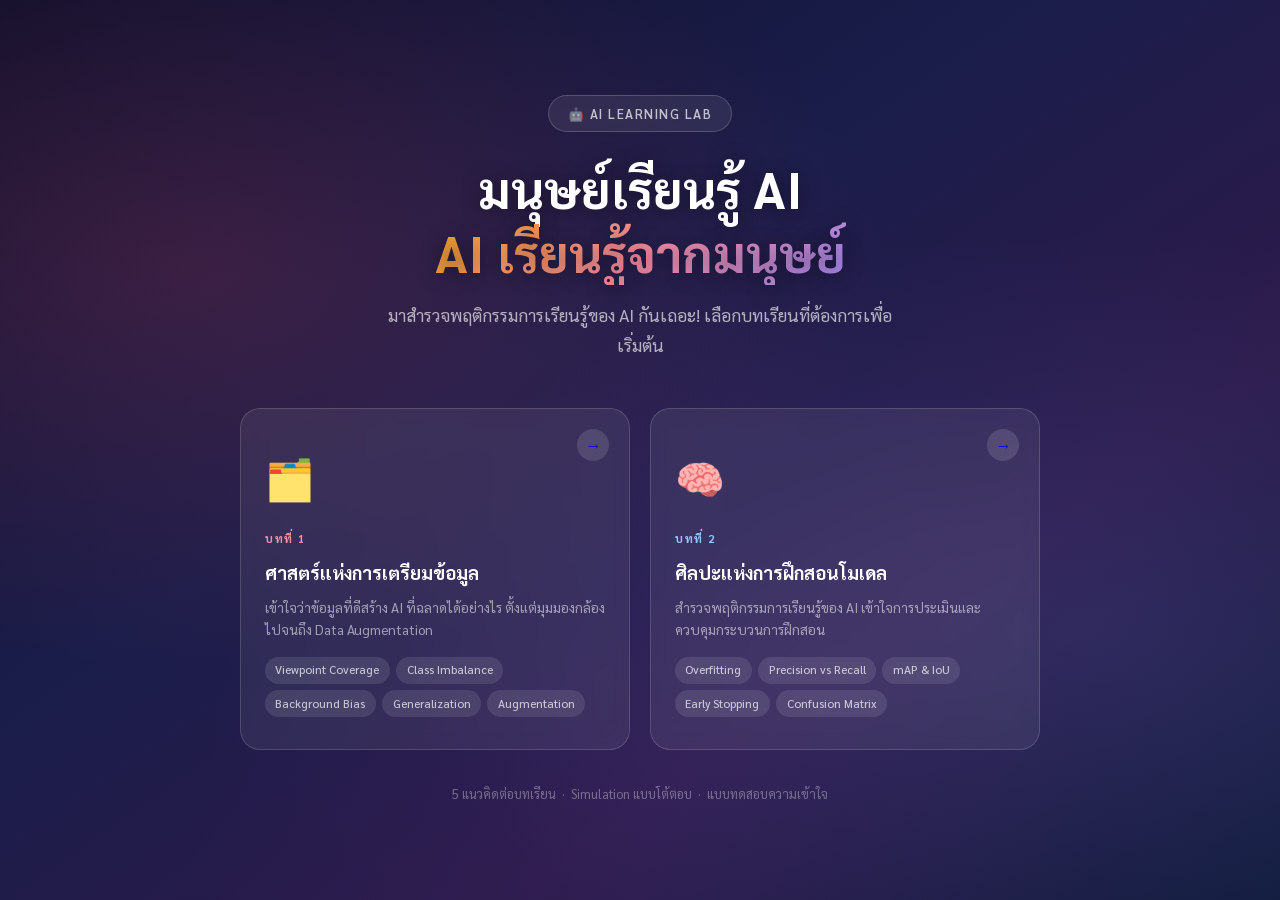
<file: index.html>
<!DOCTYPE html>
<html lang="th">
<head>
<meta charset="UTF-8">
<meta name="viewport" content="width=device-width, initial-scale=1.0">
<title>มนุษย์เรียนรู้ AI — AI เรียนรู้จากมนุษย์</title>
<link href="https://fonts.googleapis.com/css2?family=Sarabun:wght@300;400;500;600;700&family=Noto+Sans+Thai:wght@300;400;500;600;700&display=swap" rel="stylesheet">
<style>
*{box-sizing:border-box;margin:0;padding:0;}
body{font-family:'Sarabun','Noto Sans Thai',sans-serif;line-height:1.8;font-size:16px;}

/* ===== SHARED BASE ===== */
*{box-sizing:border-box;margin:0;padding:0;}
body{font-family:'Sarabun','Noto Sans Thai',sans-serif;line-height:1.8;font-size:16px;}

/* ===== LANDING PAGE ===== */
.landing{
  min-height:100vh;
  background:linear-gradient(145deg,#0d0f2b 0%,#1a1d4a 40%,#2c1a4a 70%,#0f1a3a 100%);
  display:flex;flex-direction:column;align-items:center;justify-content:center;
  padding:2rem;position:relative;overflow:hidden;
}
.landing::before{
  content:'';position:absolute;inset:0;
  background:
    radial-gradient(ellipse at 15% 30%,rgba(233,69,96,0.18) 0%,transparent 45%),
    radial-gradient(ellipse at 85% 70%,rgba(92,107,192,0.2) 0%,transparent 45%),
    radial-gradient(ellipse at 50% 100%,rgba(83,52,131,0.15) 0%,transparent 50%);
}
.landing-inner{position:relative;z-index:1;text-align:center;max-width:800px;width:100%;}
.land-badge{
  display:inline-flex;align-items:center;gap:8px;
  background:rgba(255,255,255,0.08);color:rgba(255,255,255,0.7);
  border:1px solid rgba(255,255,255,0.18);border-radius:30px;
  padding:.4rem 1.2rem;font-size:.8rem;font-weight:600;letter-spacing:1.5px;
  text-transform:uppercase;margin-bottom:1.5rem;backdrop-filter:blur(6px);
}
.land-title{
  font-size:clamp(2rem,5vw,3.2rem);font-weight:700;color:#fff;
  line-height:1.25;margin-bottom:1rem;
  text-shadow:0 2px 20px rgba(0,0,0,0.4);
}
.land-title span{
  background:linear-gradient(135deg,#f5a623,#ff8fa3,#a78bfa);
  -webkit-background-clip:text;-webkit-text-fill-color:transparent;background-clip:text;
}
.land-sub{
  font-size:1.1rem;color:rgba(255,255,255,0.65);max-width:520px;
  margin:0 auto 3rem;line-height:1.7;
}
.lesson-cards{display:grid;grid-template-columns:1fr 1fr;gap:1.25rem;margin-bottom:2rem;}
@media(max-width:580px){.lesson-cards{grid-template-columns:1fr;}}
.lcard{
  background:rgba(255,255,255,0.07);border:1px solid rgba(255,255,255,0.15);
  border-radius:20px;padding:2rem 1.5rem;cursor:pointer;
  transition:all .3s cubic-bezier(.34,1.56,.64,1);
  backdrop-filter:blur(8px);text-align:left;position:relative;overflow:hidden;
}
.lcard::before{
  content:'';position:absolute;inset:0;border-radius:20px;opacity:0;transition:.3s;
}
.lcard.l1::before{background:linear-gradient(135deg,rgba(233,69,96,0.15),rgba(83,52,131,0.1));}
.lcard.l2::before{background:linear-gradient(135deg,rgba(92,107,192,0.18),rgba(0,137,123,0.1));}
.lcard:hover{transform:translateY(-6px) scale(1.02);border-color:rgba(255,255,255,0.3);}
.lcard:hover::before{opacity:1;}
.lcard-icon{font-size:2.5rem;margin-bottom:1rem;display:block;}
.lcard-lesson{font-size:.72rem;font-weight:700;letter-spacing:1.5px;text-transform:uppercase;margin-bottom:.4rem;}
.lcard.l1 .lcard-lesson{color:#ff8fa3;}
.lcard.l2 .lcard-lesson{color:#93c5fd;}
.lcard-title{font-size:1.15rem;font-weight:700;color:#fff;margin-bottom:.5rem;}
.lcard-desc{font-size:.85rem;color:rgba(255,255,255,0.55);line-height:1.6;}
.lcard-topics{display:flex;flex-wrap:wrap;gap:.4rem;margin-top:1rem;}
.lcard-topic{
  background:rgba(255,255,255,0.1);color:rgba(255,255,255,0.7);
  border-radius:20px;padding:.2rem .65rem;font-size:.72rem;font-weight:500;
}
.lcard-arrow{
  position:absolute;top:1.25rem;right:1.25rem;
  width:32px;height:32px;border-radius:50%;background:rgba(255,255,255,0.12);
  display:flex;align-items:center;justify-content:center;
  font-size:1rem;transition:.3s;
}
.lcard:hover .lcard-arrow{background:rgba(255,255,255,0.25);transform:translateX(3px);}
.land-footer{color:rgba(255,255,255,0.35);font-size:.8rem;}

/* ===== LESSON WRAPPER ===== */
.lesson-page{display:none;min-height:100vh;}
.lesson-page.visible{display:block;}

/* ===== SHARED BACK BUTTON ===== */
.back-bar{
  background:rgba(0,0,0,0.85);color:rgba(255,255,255,0.8);
  padding:.6rem 1.5rem;display:flex;align-items:center;gap:.6rem;
  font-size:.85rem;cursor:pointer;border:none;width:100%;
  font-family:'Sarabun',sans-serif;transition:.2s;
}
.back-bar:hover{background:rgba(0,0,0,0.95);color:#fff;}


</style>
</head>
<body>
<div class="landing" id="landingPage">
  <div class="landing-inner">
    <div class="land-badge">🤖 AI Learning Lab</div>
    <h1 class="land-title">มนุษย์เรียนรู้ AI<br><span>AI เรียนรู้จากมนุษย์</span></h1>
    <p class="land-sub">มาสำรวจพฤติกรรมการเรียนรู้ของ AI กันเถอะ! เลือกบทเรียนที่ต้องการเพื่อเริ่มต้น</p>

    <div class="lesson-cards">
      <a class="lcard l1" href="lesson1.html" style="text-decoration:none;">
        <div class="lcard-arrow">→</div>
        <span class="lcard-icon">🗂️</span>
        <div class="lcard-lesson">บทที่ 1</div>
        <div class="lcard-title">ศาสตร์แห่งการเตรียมข้อมูล</div>
        <div class="lcard-desc">เข้าใจว่าข้อมูลที่ดีสร้าง AI ที่ฉลาดได้อย่างไร ตั้งแต่มุมมองกล้องไปจนถึง Data Augmentation</div>
        <div class="lcard-topics">
          <span class="lcard-topic">Viewpoint Coverage</span>
          <span class="lcard-topic">Class Imbalance</span>
          <span class="lcard-topic">Background Bias</span>
          <span class="lcard-topic">Generalization</span>
          <span class="lcard-topic">Augmentation</span>
        </div>
      </a>
      <a class="lcard l2" href="lesson2.html" style="text-decoration:none;">
        <div class="lcard-arrow">→</div>
        <span class="lcard-icon">🧠</span>
        <div class="lcard-lesson">บทที่ 2</div>
        <div class="lcard-title">ศิลปะแห่งการฝึกสอนโมเดล</div>
        <div class="lcard-desc">สำรวจพฤติกรรมการเรียนรู้ของ AI เข้าใจการประเมินและควบคุมกระบวนการฝึกสอน</div>
        <div class="lcard-topics">
          <span class="lcard-topic">Overfitting</span>
          <span class="lcard-topic">Precision vs Recall</span>
          <span class="lcard-topic">mAP &amp; IoU</span>
          <span class="lcard-topic">Early Stopping</span>
          <span class="lcard-topic">Confusion Matrix</span>
        </div>
      </a>
    </div>
    <div class="land-footer">5 แนวคิดต่อบทเรียน &nbsp;·&nbsp; Simulation แบบโต้ตอบ &nbsp;·&nbsp; แบบทดสอบความเข้าใจ</div>
  </div>
</div>
</body>
</html>
</file>
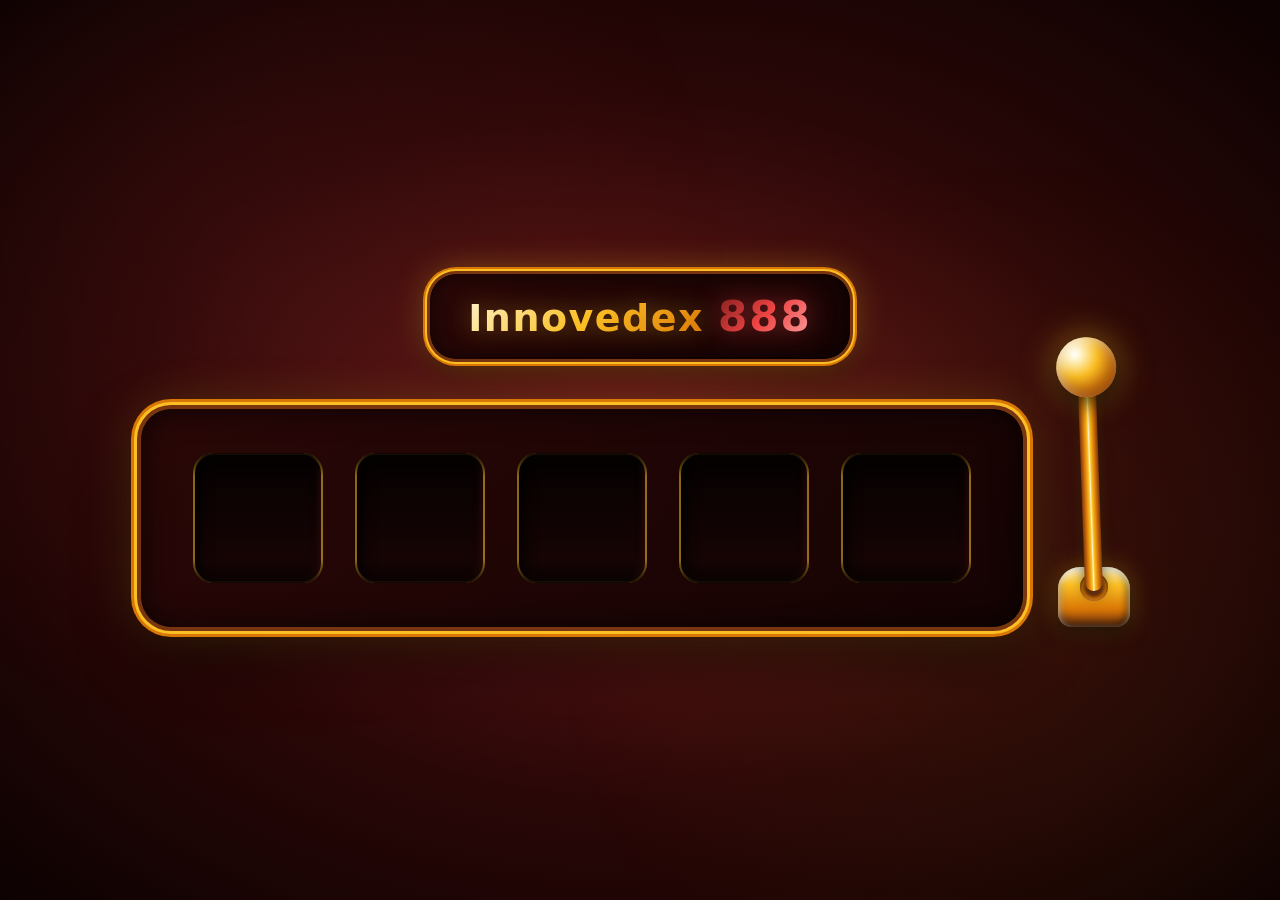
<file: random_cube/index.html>
<!DOCTYPE html>
<html lang="th">
<head>
  <meta charset="UTF-8" />
  <meta name="viewport" content="width=device-width, initial-scale=1.0" />
  <title>Innovedex 888</title>
  <link rel="stylesheet" href="style.css" />
</head>
<body>
  <div class="scene">
    <header class="brand">
      <span class="brand-text">Innovedex</span>
      <span class="brand-num">888</span>
    </header>

    <div class="console">
      <div class="board" id="board">
        <div class="slot" data-slot="0"></div>
        <div class="slot" data-slot="1"></div>
        <div class="slot" data-slot="2"></div>
        <div class="slot" data-slot="3"></div>
        <div class="slot" data-slot="4"></div>
      </div>

      <div class="lever" id="lever" role="button" aria-label="Pull lever to spin">
        <div class="lever-base"></div>
        <div class="lever-shaft">
          <div class="lever-ball"></div>
        </div>
      </div>
    </div>
  </div>

  <script src="script.js"></script>
</body>
</html>
</file>
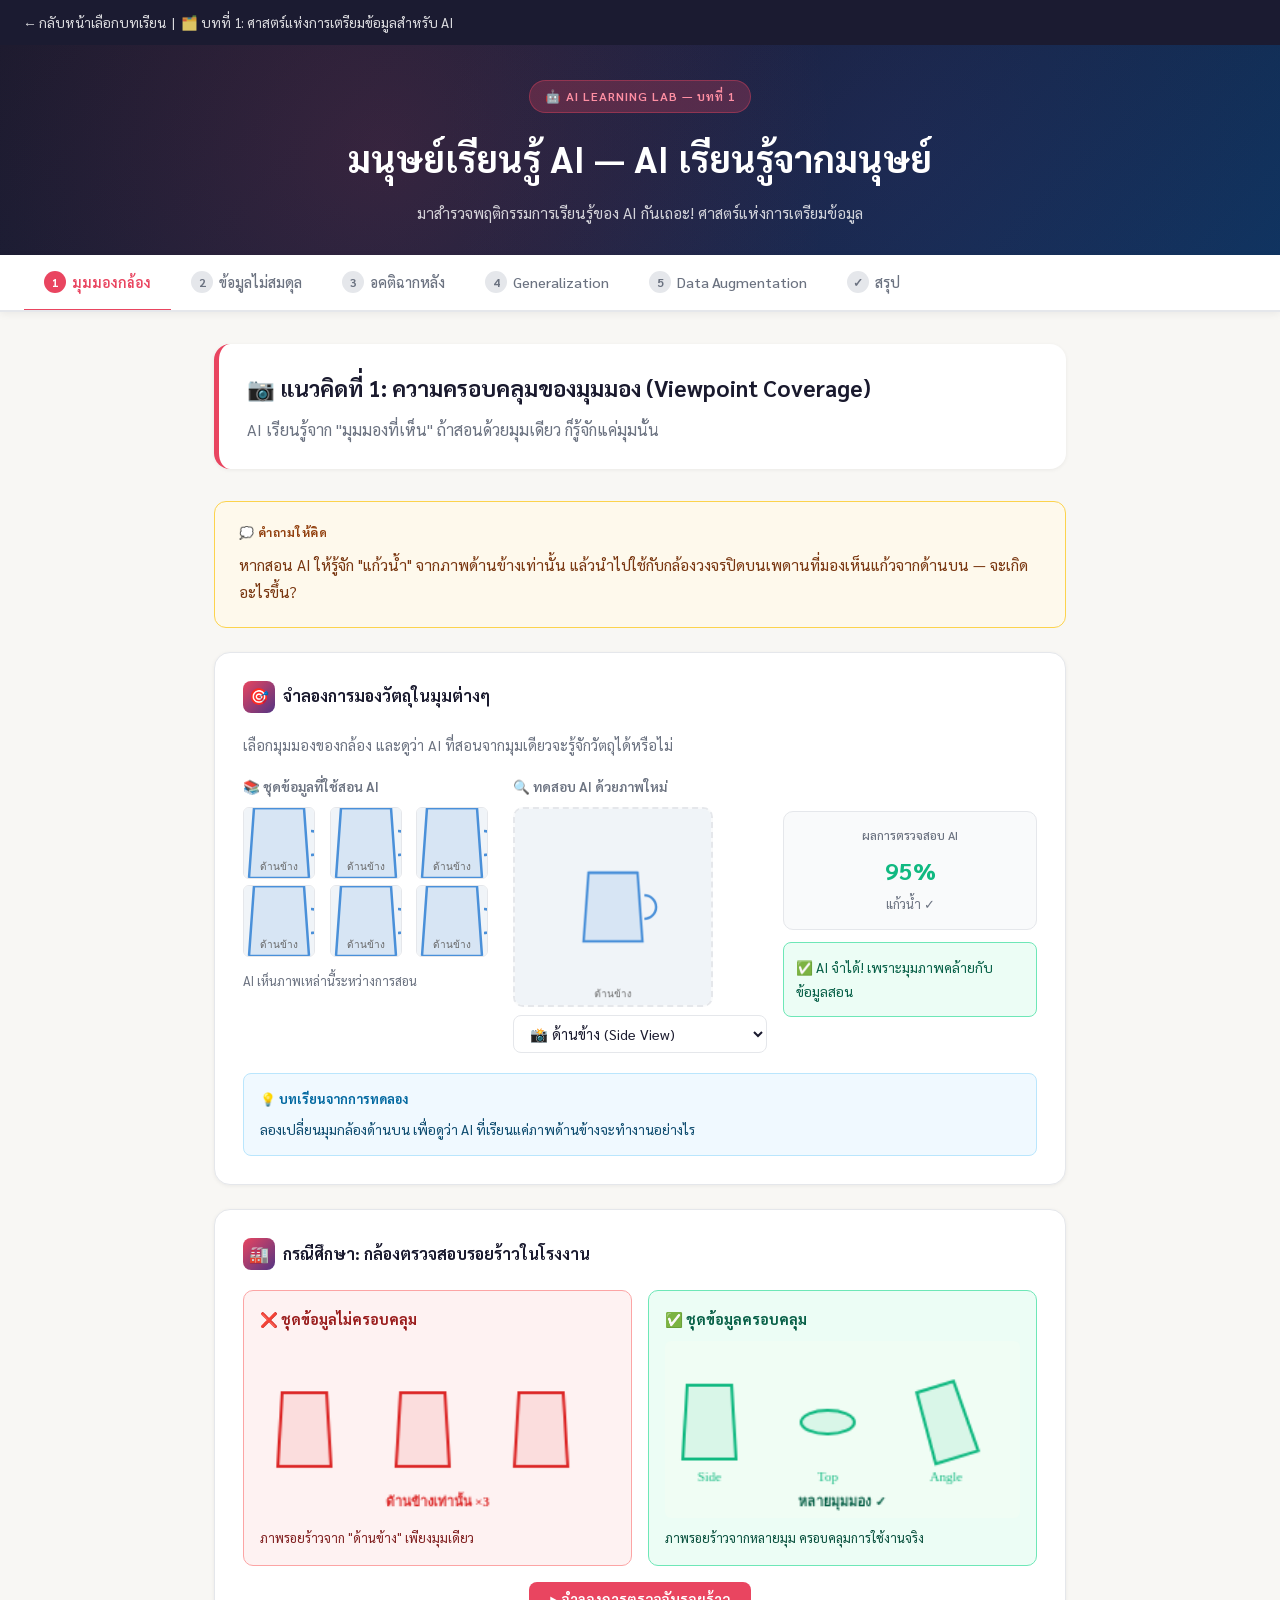
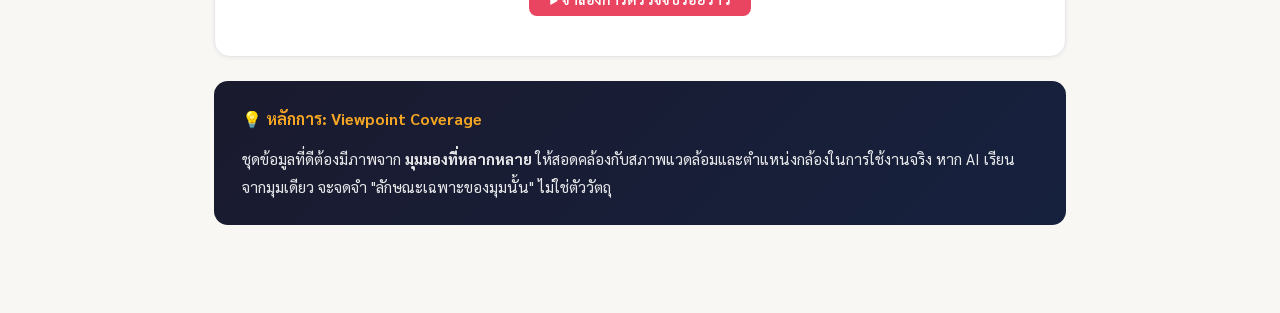
<file: lesson1.html>
<!DOCTYPE html>
<html lang="th">
<head>
<meta charset="UTF-8">
<meta name="viewport" content="width=device-width, initial-scale=1.0">
<title>บทที่ 1: ศาสตร์แห่งการเตรียมข้อมูลสำหรับ AI</title>
<link href="https://fonts.googleapis.com/css2?family=Sarabun:wght@300;400;500;600;700&family=Noto+Sans+Thai:wght@300;400;500;600;700&display=swap" rel="stylesheet">
<style>
*{box-sizing:border-box;margin:0;padding:0;}
body{font-family:'Sarabun','Noto Sans Thai',sans-serif;line-height:1.8;font-size:16px;}
.back-bar{
  background:rgba(15,15,40,0.95);color:rgba(255,255,255,0.85);
  padding:.65rem 1.5rem;display:flex;align-items:center;gap:.6rem;
  font-size:.85rem;width:100%;font-family:'Sarabun',sans-serif;
  text-decoration:none;transition:.2s;
}
.back-bar:hover{background:#000;color:#fff;}
/* ===== LESSON 1 VARS ===== */
#lesson1{
  --primary:#1a1a2e;--accent:#e94560;--accent2:#0f3460;--accent3:#533483;
  --teal:#16213e;--gold:#f5a623;--green:#27ae60;--bg:#f8f7f4;--surface:#ffffff;
  --text:#1a1a2e;--text-muted:#6b7280;--border:#e5e7eb;
  --success:#10b981;--danger:#ef4444;--warning:#f59e0b;--info:#3b82f6;
  background:var(--bg);color:var(--text);
}



  :root {
    --primary: #1a1a2e;
    --accent: #e94560;
    --accent2: #0f3460;
    --accent3: #533483;
    --teal: #16213e;
    --gold: #f5a623;
    --green: #27ae60;
    --bg: #f8f7f4;
    --surface: #ffffff;
    --text: #1a1a2e;
    --text-muted: #6b7280;
    --border: #e5e7eb;
    --success: #10b981;
    --danger: #ef4444;
    --warning: #f59e0b;
    --info: #3b82f6;
  }

  * { box-sizing: border-box; margin: 0; padding: 0; }

  body {
    font-family: 'Sarabun', 'Noto Sans Thai', sans-serif;
    background: var(--bg);
    color: var(--text);
    line-height: 1.8;
    font-size: 16px;
  }

  .hero {
    background: linear-gradient(135deg, #1a1a2e 0%, #16213e 50%, #0f3460 100%);
    color: white;
    padding: 3rem 2rem;
    text-align: center;
    position: relative;
    overflow: hidden;
  }

  .hero::before {
    content: '';
    position: absolute;
    top: -50%;
    left: -50%;
    width: 200%;
    height: 200%;
    background: radial-gradient(circle at 30% 50%, rgba(233,69,96,0.15) 0%, transparent 50%),
                radial-gradient(circle at 70% 50%, rgba(83,52,131,0.15) 0%, transparent 50%);
  }

  .hero-content { position: relative; z-index: 1; max-width: 800px; margin: 0 auto; }

  .hero h1 {
    font-size: clamp(1.6rem, 4vw, 2.6rem);
    font-weight: 700;
    margin-bottom: 0.75rem;
    letter-spacing: -0.5px;
  }

  .hero p {
    font-size: 1.05rem;
    opacity: 0.8;
    max-width: 600px;
    margin: 0 auto;
  }

  .badge {
    display: inline-block;
    background: rgba(233,69,96,0.25);
    color: #ff8fa3;
    border: 1px solid rgba(233,69,96,0.4);
    border-radius: 20px;
    padding: 0.3rem 1rem;
    font-size: 0.8rem;
    font-weight: 600;
    letter-spacing: 1px;
    text-transform: uppercase;
    margin-bottom: 1rem;
  }

  .nav-tabs {
    background: var(--surface);
    border-bottom: 2px solid var(--border);
    display: flex;
    overflow-x: auto;
    padding: 0 1.5rem;
    gap: 0;
    position: sticky;
    top: 0;
    z-index: 100;
    box-shadow: 0 2px 8px rgba(0,0,0,0.06);
  }

  .tab-btn {
    flex-shrink: 0;
    padding: 1rem 1.25rem;
    border: none;
    background: none;
    cursor: pointer;
    font-family: 'Sarabun', sans-serif;
    font-size: 0.9rem;
    font-weight: 500;
    color: var(--text-muted);
    border-bottom: 3px solid transparent;
    margin-bottom: -2px;
    transition: all 0.2s;
    white-space: nowrap;
    display: flex;
    align-items: center;
    gap: 6px;
  }

  .tab-btn:hover { color: var(--text); background: #f9fafb; }

  .tab-btn.active {
    color: var(--accent);
    border-bottom-color: var(--accent);
    font-weight: 600;
  }

  .tab-num {
    width: 22px;
    height: 22px;
    border-radius: 50%;
    background: var(--border);
    color: var(--text-muted);
    font-size: 0.75rem;
    display: flex;
    align-items: center;
    justify-content: center;
    font-weight: 700;
  }

  .tab-btn.active .tab-num {
    background: var(--accent);
    color: white;
  }

  .main-content { max-width: 900px; margin: 0 auto; padding: 2rem 1.5rem 4rem; }

  .section { display: none; }
  .section.active { display: block; }

  .concept-header {
    margin-bottom: 2rem;
    padding: 1.5rem 1.75rem;
    background: var(--surface);
    border-radius: 16px;
    border-left: 5px solid var(--accent);
    box-shadow: 0 1px 4px rgba(0,0,0,0.06);
  }

  .concept-header h2 {
    font-size: 1.4rem;
    font-weight: 700;
    margin-bottom: 0.5rem;
    color: var(--text);
  }

  .concept-header p { color: var(--text-muted); }

  .principle-box {
    background: linear-gradient(135deg, #1a1a2e, #16213e);
    color: white;
    border-radius: 14px;
    padding: 1.5rem 1.75rem;
    margin: 1.5rem 0;
  }

  .principle-box h3 {
    color: #f5a623;
    font-size: 1rem;
    font-weight: 700;
    margin-bottom: 0.75rem;
    display: flex;
    align-items: center;
    gap: 8px;
  }

  .principle-box p {
    opacity: 0.9;
    font-size: 0.95rem;
    line-height: 1.8;
  }

  .sim-container {
    background: var(--surface);
    border-radius: 16px;
    padding: 1.75rem;
    margin: 1.5rem 0;
    border: 1px solid var(--border);
    box-shadow: 0 1px 4px rgba(0,0,0,0.06);
  }

  .sim-title {
    font-size: 1rem;
    font-weight: 700;
    color: var(--text);
    margin-bottom: 1.25rem;
    display: flex;
    align-items: center;
    gap: 8px;
  }

  .sim-icon {
    width: 32px;
    height: 32px;
    border-radius: 8px;
    background: linear-gradient(135deg, var(--accent), var(--accent3));
    display: flex;
    align-items: center;
    justify-content: center;
    font-size: 1rem;
  }

  canvas {
    border-radius: 10px;
    display: block;
    max-width: 100%;
  }

  .controls {
    display: flex;
    flex-wrap: wrap;
    gap: 0.75rem;
    margin-top: 1.25rem;
    align-items: center;
  }

  .btn {
    padding: 0.5rem 1.25rem;
    border-radius: 8px;
    border: none;
    cursor: pointer;
    font-family: 'Sarabun', sans-serif;
    font-size: 0.9rem;
    font-weight: 600;
    transition: all 0.15s;
  }

  .btn-primary { background: var(--accent); color: white; }
  .btn-primary:hover { background: #c73652; transform: translateY(-1px); }
  .btn-secondary { background: #f3f4f6; color: var(--text); border: 1px solid var(--border); }
  .btn-secondary:hover { background: #e5e7eb; }
  .btn-success { background: var(--success); color: white; }
  .btn-success:hover { background: #059669; }

  .slider-group {
    display: flex;
    flex-direction: column;
    gap: 4px;
    min-width: 200px;
    flex: 1;
  }

  .slider-label {
    font-size: 0.8rem;
    color: var(--text-muted);
    font-weight: 500;
    display: flex;
    justify-content: space-between;
  }

  .slider-label span {
    color: var(--accent);
    font-weight: 700;
  }

  input[type=range] {
    width: 100%;
    accent-color: var(--accent);
    cursor: pointer;
  }

  .result-display {
    display: flex;
    flex-wrap: wrap;
    gap: 0.75rem;
    margin-top: 1rem;
  }

  .metric-card {
    flex: 1;
    min-width: 120px;
    background: #f9fafb;
    border-radius: 10px;
    padding: 0.85rem 1rem;
    border: 1px solid var(--border);
    text-align: center;
  }

  .metric-label { font-size: 0.75rem; color: var(--text-muted); font-weight: 500; }
  .metric-value { font-size: 1.5rem; font-weight: 700; margin-top: 2px; }

  .metric-good { color: var(--success); }
  .metric-bad { color: var(--danger); }
  .metric-warn { color: var(--warning); }

  .question-block {
    background: #fef9ec;
    border: 1px solid #fcd34d;
    border-radius: 12px;
    padding: 1.25rem 1.5rem;
    margin: 1.25rem 0;
  }

  .question-block .q-label {
    font-size: 0.75rem;
    font-weight: 700;
    color: #92400e;
    text-transform: uppercase;
    letter-spacing: 0.5px;
    margin-bottom: 0.5rem;
  }

  .question-block p { color: #78350f; font-size: 0.95rem; }

  .grid-2 { display: grid; grid-template-columns: 1fr 1fr; gap: 1rem; }
  @media (max-width: 600px) { .grid-2 { grid-template-columns: 1fr; } }

  .answer-reveal {
    display: none;
    margin-top: 0.75rem;
    padding: 0.85rem 1rem;
    background: #ecfdf5;
    border-radius: 8px;
    border: 1px solid #6ee7b7;
    color: #065f46;
    font-size: 0.9rem;
    animation: fadeIn 0.3s ease;
  }

  @keyframes fadeIn { from { opacity: 0; transform: translateY(-5px); } to { opacity: 1; transform: translateY(0); } }

  .progress-tracker {
    display: flex;
    gap: 0.5rem;
    margin-bottom: 1.5rem;
    align-items: center;
  }

  .progress-dot {
    width: 10px;
    height: 10px;
    border-radius: 50%;
    background: var(--border);
    transition: all 0.3s;
  }

  .progress-dot.done { background: var(--success); }
  .progress-dot.current { background: var(--accent); transform: scale(1.3); }

  .scenario-chip {
    display: inline-flex;
    align-items: center;
    gap: 4px;
    background: #ede9fe;
    color: #5b21b6;
    border-radius: 20px;
    padding: 0.25rem 0.8rem;
    font-size: 0.8rem;
    font-weight: 600;
    margin-bottom: 0.75rem;
  }

  select {
    font-family: 'Sarabun', sans-serif;
    padding: 0.5rem 0.75rem;
    border: 1px solid var(--border);
    border-radius: 8px;
    background: white;
    cursor: pointer;
    font-size: 0.9rem;
    color: var(--text);
  }

  .legend-item {
    display: flex;
    align-items: center;
    gap: 6px;
    font-size: 0.8rem;
    color: var(--text-muted);
  }

  .legend-dot {
    width: 12px;
    height: 12px;
    border-radius: 50%;
    flex-shrink: 0;
  }

  .legend { display: flex; flex-wrap: wrap; gap: 0.75rem; margin-top: 0.75rem; }

  .info-chips {
    display: flex;
    flex-wrap: wrap;
    gap: 0.5rem;
    margin-top: 0.75rem;
  }

  .chip {
    padding: 0.3rem 0.8rem;
    border-radius: 20px;
    font-size: 0.8rem;
    font-weight: 500;
  }

  .chip-blue { background: #dbeafe; color: #1d4ed8; }
  .chip-green { background: #dcfce7; color: #15803d; }
  .chip-red { background: #fee2e2; color: #b91c1c; }
  .chip-purple { background: #ede9fe; color: #6d28d9; }
  .chip-orange { background: #ffedd5; color: #c2410c; }

  .summary-section {
    background: linear-gradient(135deg, #1a1a2e, #533483);
    border-radius: 16px;
    padding: 2rem;
    color: white;
    margin-top: 2rem;
  }

  .summary-section h2 { font-size: 1.3rem; margin-bottom: 1.25rem; color: #fbbf24; }

  .checklist {
    list-style: none;
    display: grid;
    grid-template-columns: 1fr 1fr;
    gap: 0.75rem;
  }

  @media (max-width: 600px) { .checklist { grid-template-columns: 1fr; } }

  .checklist li {
    display: flex;
    gap: 8px;
    align-items: flex-start;
    font-size: 0.9rem;
    opacity: 0.9;
  }

  .check-icon {
    width: 20px;
    height: 20px;
    border-radius: 50%;
    background: #10b981;
    display: flex;
    align-items: center;
    justify-content: center;
    font-size: 0.75rem;
    flex-shrink: 0;
    margin-top: 2px;
  }

  .aug-grid {
    display: grid;
    grid-template-columns: repeat(auto-fit, minmax(80px, 1fr));
    gap: 0.75rem;
    margin-top: 1rem;
  }

  .aug-card {
    background: #f9fafb;
    border: 2px solid transparent;
    border-radius: 10px;
    padding: 0.75rem;
    text-align: center;
    cursor: pointer;
    transition: all 0.2s;
    font-size: 0.8rem;
    color: var(--text-muted);
  }

  .aug-card:hover { border-color: var(--accent); background: #fff5f5; color: var(--text); }
  .aug-card.selected { border-color: var(--success); background: #ecfdf5; color: var(--success); font-weight: 600; }
  .aug-card.wrong { border-color: var(--danger); background: #fef2f2; color: var(--danger); }

  .aug-emoji { font-size: 1.5rem; display: block; margin-bottom: 4px; }

  .feedback-msg {
    margin-top: 0.75rem;
    padding: 0.75rem 1rem;
    border-radius: 8px;
    font-size: 0.9rem;
    font-weight: 500;
    display: none;
  }

  .feedback-correct { background: #ecfdf5; color: #065f46; border: 1px solid #6ee7b7; }
  .feedback-wrong { background: #fef2f2; color: #991b1b; border: 1px solid #fca5a5; }

  #augFeedback1, #augFeedback2 { display: none; }

</style>
</head>
<body>
<a class="back-bar" href="index.html">← กลับหน้าเลือกบทเรียน &nbsp;|&nbsp; 🗂️ บทที่ 1: ศาสตร์แห่งการเตรียมข้อมูลสำหรับ AI</a>

<div style="background:linear-gradient(135deg,#1a1a2e 0%,#16213e 50%,#0f3460 100%);color:white;padding:2.2rem 2rem 1.75rem;text-align:center;position:relative;overflow:hidden;">
  <div style="position:absolute;inset:0;background:radial-gradient(circle at 30% 50%,rgba(233,69,96,0.15) 0%,transparent 50%),radial-gradient(circle at 70% 50%,rgba(83,52,131,0.15) 0%,transparent 50%);"></div>
  <div style="position:relative;z-index:1;">
    <div style="display:inline-block;background:rgba(233,69,96,0.25);color:#ff8fa3;border:1px solid rgba(233,69,96,0.4);border-radius:20px;padding:.25rem .9rem;font-size:.78rem;font-weight:600;letter-spacing:1px;text-transform:uppercase;margin-bottom:.75rem;">🤖 AI Learning Lab — บทที่ 1</div>
    <h1 style="font-size:clamp(1.4rem,3.5vw,2.3rem);font-weight:700;margin-bottom:.5rem;">มนุษย์เรียนรู้ AI — AI เรียนรู้จากมนุษย์</h1>
    <p style="font-size:.97rem;opacity:.8;max-width:560px;margin:0 auto;">มาสำรวจพฤติกรรมการเรียนรู้ของ AI กันเถอะ! ศาสตร์แห่งการเตรียมข้อมูล</p>
  </div>
</div>

<div class="nav-tabs">
  <button class="tab-btn active" onclick="switchTab(0)"><span class="tab-num">1</span> มุมมองกล้อง</button>
  <button class="tab-btn" onclick="switchTab(1)"><span class="tab-num">2</span> ข้อมูลไม่สมดุล</button>
  <button class="tab-btn" onclick="switchTab(2)"><span class="tab-num">3</span> อคติฉากหลัง</button>
  <button class="tab-btn" onclick="switchTab(3)"><span class="tab-num">4</span> Generalization</button>
  <button class="tab-btn" onclick="switchTab(4)"><span class="tab-num">5</span> Data Augmentation</button>
  <button class="tab-btn" onclick="switchTab(5)"><span class="tab-num">✓</span> สรุป</button>
</div>



<div class="main-content">


<!-- SECTION 1: Viewpoint Coverage -->
<div class="section active" id="s0">
  <div class="concept-header">
    <h2>📷 แนวคิดที่ 1: ความครอบคลุมของมุมมอง (Viewpoint Coverage)</h2>
    <p>AI เรียนรู้จาก "มุมมองที่เห็น" ถ้าสอนด้วยมุมเดียว ก็รู้จักแค่มุมนั้น</p>
  </div>

  <div class="question-block">
    <div class="q-label">💭 คำถามให้คิด</div>
    <p>หากสอน AI ให้รู้จัก "แก้วน้ำ" จากภาพด้านข้างเท่านั้น แล้วนำไปใช้กับกล้องวงจรปิดบนเพดานที่มองเห็นแก้วจากด้านบน — จะเกิดอะไรขึ้น?</p>
  </div>

  <div class="sim-container">
    <div class="sim-title"><div class="sim-icon">🎯</div> จำลองการมองวัตถุในมุมต่างๆ</div>
    <p style="font-size:0.9rem; color:var(--text-muted); margin-bottom:1rem;">เลือกมุมมองของกล้อง และดูว่า AI ที่สอนจากมุมเดียวจะรู้จักวัตถุได้หรือไม่</p>

    <div style="display:flex; gap:1rem; flex-wrap:wrap;">
      <div style="flex:1; min-width:220px;">
        <div style="font-size:0.85rem; font-weight:600; color:var(--text-muted); margin-bottom:0.5rem;">📚 ชุดข้อมูลที่ใช้สอน AI</div>
        <div id="trainingSlots" style="display:grid; grid-template-columns:repeat(3,1fr); gap:6px; margin-bottom:0.75rem;"></div>
        <div style="font-size:0.8rem; color:var(--text-muted);">AI เห็นภาพเหล่านี้ระหว่างการสอน</div>
      </div>
      <div style="flex:1; min-width:220px;">
        <div style="font-size:0.85rem; font-weight:600; color:var(--text-muted); margin-bottom:0.5rem;">🔍 ทดสอบ AI ด้วยภาพใหม่</div>
        <canvas id="testCanvas" width="200" height="200" style="border:2px dashed var(--border); background:#f9fafb; width:100%; max-width:200px;"></canvas>
        <div style="margin-top:0.5rem;">
          <select id="cameraAngle" onchange="updateTest()" style="width:100%;">
            <option value="side">📸 ด้านข้าง (Side View)</option>
            <option value="top">🔝 ด้านบน (Top View)</option>
            <option value="front">🔲 ด้านหน้า (Front View)</option>
            <option value="angle">📐 มุมเฉียง (Angle View)</option>
          </select>
        </div>
      </div>
      <div style="flex:1; min-width:200px; display:flex; flex-direction:column; gap:0.75rem; justify-content:center;">
        <div id="aiResult" class="metric-card" style="flex:none;">
          <div class="metric-label">ผลการตรวจสอบ AI</div>
          <div id="aiConfidence" class="metric-value metric-good">95%</div>
          <div id="aiLabel" style="font-size:0.8rem; color:var(--text-muted);">แก้วน้ำ ✓</div>
        </div>
        <div id="aiStatusBox" style="background:#ecfdf5; border:1px solid #6ee7b7; border-radius:8px; padding:0.75rem; font-size:0.85rem; color:#065f46;">
          ✅ AI จำได้! เพราะมุมภาพคล้ายกับข้อมูลสอน
        </div>
      </div>
    </div>

    <div style="margin-top:1.25rem; padding:0.85rem 1rem; background:#f0f9ff; border-radius:8px; border:1px solid #bae6fd;">
      <div style="font-size:0.8rem; font-weight:700; color:#0369a1; margin-bottom:0.4rem;">💡 บทเรียนจากการทดลอง</div>
      <p id="viewpointLesson" style="font-size:0.85rem; color:#0c4a6e;">ลองเปลี่ยนมุมกล้องด้านบน เพื่อดูว่า AI ที่เรียนแค่ภาพด้านข้างจะทำงานอย่างไร</p>
    </div>
  </div>

  <div class="sim-container">
    <div class="sim-title"><div class="sim-icon">🏭</div> กรณีศึกษา: กล้องตรวจสอบรอยร้าวในโรงงาน</div>
    <div style="display:grid; grid-template-columns:1fr 1fr; gap:1rem; margin-bottom:1rem;">
      <div style="background:#fef2f2; border-radius:10px; padding:1rem; border:1px solid #fca5a5;">
        <div style="font-weight:700; color:#991b1b; margin-bottom:0.5rem; font-size:0.9rem;">❌ ชุดข้อมูลไม่ครอบคลุม</div>
        <canvas id="badDatasetCanvas" width="240" height="120" style="width:100%; border-radius:6px;"></canvas>
        <div style="font-size:0.8rem; color:#7f1d1d; margin-top:0.5rem;">ภาพรอยร้าวจาก "ด้านข้าง" เพียงมุมเดียว</div>
      </div>
      <div style="background:#ecfdf5; border-radius:10px; padding:1rem; border:1px solid #6ee7b7;">
        <div style="font-weight:700; color:#065f46; margin-bottom:0.5rem; font-size:0.9rem;">✅ ชุดข้อมูลครอบคลุม</div>
        <canvas id="goodDatasetCanvas" width="240" height="120" style="width:100%; border-radius:6px;"></canvas>
        <div style="font-size:0.8rem; color:#064e3b; margin-top:0.5rem;">ภาพรอยร้าวจากหลายมุม ครอบคลุมการใช้งานจริง</div>
      </div>
    </div>
    <div style="text-align:center;">
      <button class="btn btn-primary" onclick="animateCrackDetection()">▶ จำลองการตรวจจับรอยร้าว</button>
      <div id="detectionResult" style="margin-top:0.75rem; font-size:0.9rem; color:var(--text-muted);"></div>
    </div>
  </div>

  <div class="principle-box">
    <h3>💡 หลักการ: Viewpoint Coverage</h3>
    <p>ชุดข้อมูลที่ดีต้องมีภาพจาก <strong>มุมมองที่หลากหลาย</strong> ให้สอดคล้องกับสภาพแวดล้อมและตำแหน่งกล้องในการใช้งานจริง หาก AI เรียนจากมุมเดียว จะจดจำ "ลักษณะเฉพาะของมุมนั้น" ไม่ใช่ตัววัตถุ</p>
  </div>
</div>

<!-- SECTION 2: Class Imbalance -->
<div class="section" id="s1">
  <div class="concept-header">
    <h2>⚖️ แนวคิดที่ 2: ปัญหาข้อมูลไม่สมดุล (Class Imbalance)</h2>
    <p>เมื่อข้อมูลหนึ่งประเภทมีมากกว่าอีกประเภทมาก AI จะเกิด "ความลำเอียง"</p>
  </div>

  <div class="question-block">
    <div class="q-label">💭 คำถามให้คิด</div>
    <p>โรงพยาบาลรวบรวมข้อมูลผิวหนังปกติ 10,000 ภาพ แต่มีภาพมะเร็ง 20 ภาพ — AI จะ "เดา" อะไรเมื่อเจอเคสที่น่าสงสัย?</p>
  </div>

  <div class="sim-container">
    <div class="sim-title"><div class="sim-icon">📊</div> จำลองผลกระทบของข้อมูลไม่สมดุล</div>
    <div style="margin-bottom:1rem;">
      <div class="slider-group">
        <div class="slider-label">จำนวนภาพผิวหนังปกติ <span id="normalCount">10000</span> ภาพ</div>
        <input type="range" id="normalSlider" min="100" max="10000" value="10000" step="100" oninput="updateImbalance()">
      </div>
      <div class="slider-group" style="margin-top:0.75rem;">
        <div class="slider-label">จำนวนภาพมะเร็ง <span id="cancerCount">20</span> ภาพ</div>
        <input type="range" id="cancerSlider" min="10" max="5000" value="20" step="10" oninput="updateImbalance()">
      </div>
    </div>

    <canvas id="imbalanceCanvas" width="600" height="200" style="width:100%; border-radius:10px; background:#f9fafb;"></canvas>

    <div class="result-display" style="margin-top:1rem;">
      <div class="metric-card">
        <div class="metric-label">อัตราส่วนข้อมูล</div>
        <div class="metric-value" id="ratioVal" style="color:var(--danger);">500:1</div>
      </div>
      <div class="metric-card">
        <div class="metric-label">AI เดา "ปกติ"</div>
        <div class="metric-value" id="normalBias" style="color:var(--warning);">99.8%</div>
      </div>
      <div class="metric-card">
        <div class="metric-label">ตรวจพบมะเร็ง</div>
        <div class="metric-value metric-bad" id="cancerDetect">5%</div>
      </div>
      <div class="metric-card">
        <div class="metric-label">ความสมดุล</div>
        <div class="metric-value" id="balanceScore" style="color:var(--danger);">🔴 วิกฤต</div>
      </div>
    </div>

    <div id="imbalanceAlert" style="margin-top:1rem; padding:0.85rem; background:#fef2f2; border-radius:8px; border:1px solid #fca5a5; font-size:0.85rem; color:#991b1b;">
      ⚠️ อัตราส่วน 500:1 ทำให้ AI เรียนรู้ว่า "ทายว่าปกติเสมอ" มีโอกาสถูก 99.8% — แต่พลาดมะเร็งทั้งหมด!
    </div>
  </div>

  <div class="sim-container">
    <div class="sim-title"><div class="sim-icon">🔧</div> วิธีแก้ปัญหา: Class Balancing Techniques</div>
    <div style="display:grid; grid-template-columns:1fr 1fr 1fr; gap:0.75rem; margin-bottom:1rem;">
      <div style="background:#eff6ff; border:2px solid transparent; border-radius:10px; padding:1rem; text-align:center; cursor:pointer; transition:all 0.2s;" id="tech-under" onclick="selectTech('under')">
        <div style="font-size:1.8rem; margin-bottom:0.5rem;">📉</div>
        <div style="font-size:0.85rem; font-weight:600; color:#1d4ed8;">Undersampling</div>
        <div style="font-size:0.75rem; color:#1e40af; margin-top:0.25rem;">ลดข้อมูลกลุ่มมาก</div>
      </div>
      <div style="background:#f0fdf4; border:2px solid transparent; border-radius:10px; padding:1rem; text-align:center; cursor:pointer; transition:all 0.2s;" id="tech-over" onclick="selectTech('over')">
        <div style="font-size:1.8rem; margin-bottom:0.5rem;">📈</div>
        <div style="font-size:0.85rem; font-weight:600; color:#15803d;">Oversampling</div>
        <div style="font-size:0.75rem; color:#166534; margin-top:0.25rem;">เพิ่มข้อมูลกลุ่มน้อย</div>
      </div>
      <div style="background:#faf5ff; border:2px solid transparent; border-radius:10px; padding:1rem; text-align:center; cursor:pointer; transition:all 0.2s;" id="tech-aug" onclick="selectTech('aug')">
        <div style="font-size:1.8rem; margin-bottom:0.5rem;">🔄</div>
        <div style="font-size:0.85rem; font-weight:600; color:#6d28d9;">Data Augmentation</div>
        <div style="font-size:0.75rem; color:#5b21b6; margin-top:0.25rem;">สร้างข้อมูลใหม่</div>
      </div>
    </div>
    <canvas id="balancingCanvas" width="600" height="160" style="width:100%; border-radius:10px; background:#f9fafb;"></canvas>
    <div id="techDescription" style="margin-top:0.75rem; padding:0.75rem 1rem; background:#f8fafc; border-radius:8px; font-size:0.85rem; color:var(--text-muted);">
      👆 คลิกเลือกเทคนิคเพื่อดูวิธีการทำงาน
    </div>
  </div>

  <div class="principle-box">
    <h3>💡 หลักการ: Class Imbalance Problem</h3>
    <p>เมื่อข้อมูลไม่สมดุล AI จะ "ลำเอียง" ไปทาง Majority Class เพราะการทายแบบนั้นมีโอกาสถูกสูงกว่า ต้องใช้เทคนิค Class Balancing เพื่อให้ AI เรียนรู้ได้อย่างยุติธรรม</p>
  </div>
</div>

<!-- SECTION 3: Background Bias -->
<div class="section" id="s2">
  <div class="concept-header">
    <h2>🎭 แนวคิดที่ 3: อคติจากฉากหลัง (Background Bias)</h2>
    <p>บางครั้ง AI จำ "ฉากหลัง" ไม่ใช่ "วัตถุ" ที่เราต้องการ</p>
  </div>

  <div class="question-block">
    <div class="q-label">💭 คำถามให้คิด</div>
    <p>AI ตรวจจับรถถังพรางตัวในป่าทำงานได้ดีเยี่ยม แต่พอนำรถถังคันเดิมไปวางในทะเลทราย AI กลับ "มองไม่เห็น" — AI จำ "รถถัง" หรือ "ป่า" กันแน่?</p>
  </div>

  <div class="sim-container">
    <div class="sim-title"><div class="sim-icon">🎯</div> ทดสอบ: AI จำอะไรกันแน่?</div>
    <p style="font-size:0.85rem; color:var(--text-muted); margin-bottom:1rem;">เปลี่ยนฉากหลัง แล้วดูว่า AI ที่สอนด้วยภาพในป่าจะตรวจจับวัตถุได้หรือไม่</p>

    <div style="display:grid; grid-template-columns:1fr 1fr; gap:1rem;">
      <div>
        <div style="font-size:0.8rem; font-weight:600; color:var(--text-muted); margin-bottom:0.5rem;">ชุดข้อมูลสอน AI (ป่าทึบ)</div>
        <canvas id="bgTrainCanvas" width="280" height="180" style="width:100%; border-radius:8px;"></canvas>
      </div>
      <div>
        <div style="font-size:0.8rem; font-weight:600; color:var(--text-muted); margin-bottom:0.5rem;">ทดสอบ AI ในสภาพแวดล้อมใหม่</div>
        <select id="bgSelect" onchange="updateBackground()" style="width:100%; margin-bottom:0.5rem;">
          <option value="forest">🌿 ป่าทึบ (เหมือนข้อมูลสอน)</option>
          <option value="desert">🏜️ ทะเลทราย</option>
          <option value="snow">❄️ หิมะ</option>
          <option value="urban">🏙️ เมือง</option>
        </select>
        <canvas id="bgTestCanvas" width="280" height="180" style="width:100%; border-radius:8px;"></canvas>
      </div>
    </div>

    <div id="bgResult" style="margin-top:1rem; display:grid; grid-template-columns:1fr 1fr; gap:0.75rem;">
      <div class="metric-card">
        <div class="metric-label">ความมั่นใจ AI</div>
        <div class="metric-value metric-good" id="bgConfidence">96%</div>
      </div>
      <div class="metric-card">
        <div class="metric-label">ผลการตรวจจับ</div>
        <div class="metric-value" id="bgDetectResult" style="font-size:1rem;">✅ พบวัตถุ</div>
      </div>
    </div>

    <div id="bgExplanation" style="margin-top:0.75rem; padding:0.85rem; background:#ecfdf5; border-radius:8px; border:1px solid #6ee7b7; font-size:0.85rem; color:#065f46;">
      🌿 ป่าทึบ: AI ทำงานได้ดี เพราะ "ฉากหลัง" ตรงกับข้อมูลสอน
    </div>
  </div>

  <div class="sim-container">
    <div class="sim-title"><div class="sim-icon">🔬</div> วิเคราะห์: AI "โฟกัส" ที่ส่วนไหนของภาพ?</div>
    <p style="font-size:0.85rem; color:var(--text-muted); margin-bottom:1rem;">แผนที่ความร้อน (Attention Map) แสดงให้เห็นว่า AI ให้ความสำคัญกับส่วนใดของภาพมากที่สุด</p>

    <div style="display:grid; grid-template-columns:1fr 1fr; gap:1rem;">
      <div style="text-align:center;">
        <div style="font-size:0.8rem; font-weight:600; color:var(--danger); margin-bottom:0.5rem;">❌ AI ที่มีอคติฉากหลัง</div>
        <canvas id="attentionBad" width="240" height="180" style="width:100%; border-radius:8px; max-width:240px; margin:0 auto;"></canvas>
        <div style="font-size:0.75rem; color:var(--text-muted); margin-top:0.4rem;">โฟกัสที่ฉากหลัง (ป่า) มากกว่าวัตถุ</div>
      </div>
      <div style="text-align:center;">
        <div style="font-size:0.8rem; font-weight:600; color:var(--success); margin-bottom:0.5rem;">✅ AI ที่ดี (เรียนจากหลากหลายฉาก)</div>
        <canvas id="attentionGood" width="240" height="180" style="width:100%; border-radius:8px; max-width:240px; margin:0 auto;"></canvas>
        <div style="font-size:0.75rem; color:var(--text-muted); margin-top:0.4rem;">โฟกัสที่ตัววัตถุ (รถถัง) โดยตรง</div>
      </div>
    </div>

    <div style="margin-top:1rem;" class="legend">
      <div class="legend-item"><div class="legend-dot" style="background:#ef4444;"></div> ความสนใจสูงมาก</div>
      <div class="legend-item"><div class="legend-dot" style="background:#f59e0b;"></div> ความสนใจปานกลาง</div>
      <div class="legend-item"><div class="legend-dot" style="background:#3b82f6;"></div> ความสนใจต่ำ</div>
    </div>
  </div>

  <div class="principle-box">
    <h3>💡 หลักการ: Background Bias</h3>
    <p>AI อาจเรียนรู้ "บริบทแวดล้อม" แทนที่จะเรียนรู้ "ตัววัตถุ" ชุดข้อมูลที่ดีต้องให้วัตถุเป้าหมายปรากฏในสภาพแวดล้อม <strong>หลากหลาย</strong> เพื่อบังคับให้ AI โฟกัสที่ตัววัตถุจริงๆ</p>
  </div>
</div>

<!-- SECTION 4: Generalization -->
<div class="section" id="s3">
  <div class="concept-header">
    <h2>🌍 แนวคิดที่ 4: ความสามารถในการสรุปความ (Generalization)</h2>
    <p>ชุดข้อมูลซ้ำซาก → AI ท่องจำ → ไม่สามารถรับมือโลกความเป็นจริง</p>
  </div>

  <div class="question-block">
    <div class="q-label">💭 คำถามให้คิด</div>
    <p>AI คัดแยกแอปเปิ้ลที่เรียนจากภาพ "แอปเปิ้ลแดงสด ขนาดเดิม แสงเดิม" 10,000 ภาพ — เมื่อมีแอปเปิ้ลสีแดงอมเขียว หรือขนาดเล็กกว่าเล็กน้อย AI จะยังทำงานได้ไหม?</p>
  </div>

  <div class="sim-container">
    <div class="sim-title"><div class="sim-icon">🍎</div> จำลองการ Overfit vs Generalize</div>

    <div style="display:grid; grid-template-columns:1fr 1fr; gap:1rem; margin-bottom:1rem;">
      <div>
        <div style="font-size:0.8rem; font-weight:600; color:var(--text-muted); margin-bottom:0.5rem;">ชุดข้อมูลสอน AI</div>
        <div class="slider-group">
          <div class="slider-label">ความหลากหลายของสี <span id="colorDiversity">10</span>%</div>
          <input type="range" id="colorSlider" min="0" max="100" value="10" oninput="updateGeneralization()">
        </div>
        <div class="slider-group" style="margin-top:0.5rem;">
          <div class="slider-label">ความหลากหลายของขนาด <span id="sizeDiversity">10</span>%</div>
          <input type="range" id="sizeSlider" min="0" max="100" value="10" oninput="updateGeneralization()">
        </div>
        <div class="slider-group" style="margin-top:0.5rem;">
          <div class="slider-label">ความหลากหลายของแสง <span id="lightDiversity">10</span>%</div>
          <input type="range" id="lightSlider" min="0" max="100" value="10" oninput="updateGeneralization()">
        </div>
      </div>
      <div>
        <div style="font-size:0.8rem; font-weight:600; color:var(--text-muted); margin-bottom:0.5rem;">ประสิทธิภาพ AI</div>
        <canvas id="genCanvas" width="260" height="200" style="width:100%; border-radius:8px;"></canvas>
      </div>
    </div>

    <div class="result-display">
      <div class="metric-card">
        <div class="metric-label">ความแม่นยำข้อมูลสอน</div>
        <div class="metric-value metric-good" id="trainAcc">99%</div>
      </div>
      <div class="metric-card">
        <div class="metric-label">ความแม่นยำข้อมูลใหม่</div>
        <div class="metric-value metric-bad" id="testAcc">42%</div>
      </div>
      <div class="metric-card">
        <div class="metric-label">ช่องว่าง (Gap)</div>
        <div class="metric-value metric-bad" id="gapVal">57%</div>
      </div>
      <div class="metric-card">
        <div class="metric-label">สถานะ AI</div>
        <div class="metric-value" id="aiStatus" style="font-size:0.9rem; color:var(--danger);">🔴 Overfit</div>
      </div>
    </div>

    <div id="genExplanation" style="margin-top:0.75rem; padding:0.85rem; background:#fef2f2; border-radius:8px; border:1px solid #fca5a5; font-size:0.85rem; color:#991b1b;">
      ⚠️ ข้อมูลซ้ำซาก: AI ท่องจำรูปแบบเดิม ไม่สามารถรับมือข้อมูลใหม่ได้
    </div>
  </div>

  <div class="sim-container">
    <div class="sim-title"><div class="sim-icon">📈</div> Learning Curve: กราฟแสดง Overfitting</div>
    <canvas id="learningCurve" width="600" height="200" style="width:100%; border-radius:8px; background:#f9fafb;"></canvas>
    <div class="legend" style="margin-top:0.75rem;">
      <div class="legend-item"><div class="legend-dot" style="background:#3b82f6;"></div> Training Accuracy (ข้อมูลสอน)</div>
      <div class="legend-item"><div class="legend-dot" style="background:#ef4444;"></div> Validation Accuracy (ข้อมูลทดสอบ)</div>
    </div>
    <div style="font-size:0.8rem; color:var(--text-muted); margin-top:0.5rem; text-align:center;">เมื่อเส้นสีแดงลดลงขณะที่เส้นสีน้ำเงินยังขึ้น = Overfitting เกิดขึ้นแล้ว</div>
  </div>

  <div class="principle-box">
    <h3>💡 หลักการ: Generalization vs Overfitting</h3>
    <p>Generalization คือความสามารถทำงานกับข้อมูลใหม่ที่ไม่เคยเห็น หากข้อมูลสอนขาดความหลากหลาย AI จะ "ท่องจำ (Overfit)" รูปแบบเดิม และล้มเหลวในโลกจริง</p>
  </div>
</div>

<!-- SECTION 5: Data Augmentation -->
<div class="section" id="s4">
  <div class="concept-header">
    <h2>🔄 แนวคิดที่ 5: การเพิ่มพูนข้อมูล (Data Augmentation)</h2>
    <p>สร้างข้อมูลใหม่จากข้อมูลเดิม เพื่อสอน AI ให้รู้จักความหลากหลาย</p>
  </div>

  <div class="sim-container">
    <div class="sim-title"><div class="sim-icon">🎨</div> ทดลอง Data Augmentation แบบ Interactive</div>
    <p style="font-size:0.85rem; color:var(--text-muted); margin-bottom:1rem;">เลือกเทคนิค Augmentation และดูผลที่เกิดขึ้นกับภาพ</p>

    <div style="display:grid; grid-template-columns:auto 1fr; gap:1.5rem; align-items:start;">
      <div>
        <div style="font-size:0.8rem; font-weight:600; color:var(--text-muted); margin-bottom:0.5rem;">ภาพต้นฉบับ</div>
        <canvas id="origCanvas" width="160" height="160" style="border:2px solid var(--border); border-radius:8px;"></canvas>
        <div style="font-size:0.75rem; color:var(--text-muted); margin-top:0.3rem; text-align:center;">Original</div>
      </div>
      <div>
        <div style="font-size:0.8rem; font-weight:600; color:var(--text-muted); margin-bottom:0.5rem;">เลือกเทคนิค Augmentation</div>
        <div style="display:grid; grid-template-columns:repeat(3,1fr); gap:0.5rem; margin-bottom:1rem;">
          <button class="btn btn-secondary" onclick="applyAug('flip')" style="font-size:0.8rem; padding:0.4rem;">↔ Flip<br><span style="font-size:0.7rem; color:var(--text-muted);">พลิกภาพ</span></button>
          <button class="btn btn-secondary" onclick="applyAug('rotate')" style="font-size:0.8rem; padding:0.4rem;">🔄 Rotate<br><span style="font-size:0.7rem; color:var(--text-muted);">หมุนภาพ</span></button>
          <button class="btn btn-secondary" onclick="applyAug('brightness')" style="font-size:0.8rem; padding:0.4rem;">☀️ Brightness<br><span style="font-size:0.7rem; color:var(--text-muted);">ปรับแสง</span></button>
          <button class="btn btn-secondary" onclick="applyAug('crop')" style="font-size:0.8rem; padding:0.4rem;">✂️ Crop<br><span style="font-size:0.7rem; color:var(--text-muted);">ครอบตัด</span></button>
          <button class="btn btn-secondary" onclick="applyAug('noise')" style="font-size:0.8rem; padding:0.4rem;">📡 Noise<br><span style="font-size:0.7rem; color:var(--text-muted);">เพิ่ม Noise</span></button>
          <button class="btn btn-secondary" onclick="applyAug('zoom')" style="font-size:0.8rem; padding:0.4rem;">🔍 Zoom<br><span style="font-size:0.7rem; color:var(--text-muted);">ซูม</span></button>
        </div>
        <canvas id="augCanvas" width="480" height="160" style="width:100%; border:2px solid var(--border); border-radius:8px; background:#f9fafb;"></canvas>
        <div id="augDesc" style="margin-top:0.5rem; font-size:0.8rem; color:var(--text-muted);">👆 เลือกเทคนิคเพื่อดูผล</div>
      </div>
    </div>
  </div>

  <div class="sim-container">
    <div class="sim-title"><div class="sim-icon">🧠</div> แบบฝึกหัด: เลือกเทคนิคที่เหมาะสม</div>

    <div style="margin-bottom:1.5rem;">
      <div style="background:#eff6ff; border-radius:10px; padding:1.25rem; margin-bottom:0.75rem;">
        <div style="font-weight:700; color:#1d4ed8; margin-bottom:0.75rem; font-size:0.95rem;">📋 โจทย์ที่ 1: AI ตรวจจับตัวเลขบนป้ายทะเบียนรถ</div>
        <p style="font-size:0.85rem; color:#1e40af; margin-bottom:1rem;">กล้องติดตั้งในหลายสภาพแสง ทั้งกลางวัน กลางคืน อุโมงค์ — ควรใช้เทคนิคใด?</p>
        <div class="aug-grid">
          <div class="aug-card" onclick="checkAug(1, 'flip', this)"><span class="aug-emoji">↔</span>Flip<br>พลิกภาพ</div>
          <div class="aug-card" onclick="checkAug(1, 'rotate', this)"><span class="aug-emoji">🔄</span>Rotate<br>หมุน</div>
          <div class="aug-card" onclick="checkAug(1, 'brightness', this)"><span class="aug-emoji">☀️</span>Brightness<br>ปรับแสง ✓</div>
          <div class="aug-card" onclick="checkAug(1, 'noise', this)"><span class="aug-emoji">📡</span>Noise<br>เพิ่ม Noise</div>
        </div>
        <div class="feedback-msg feedback-correct" id="aug1-correct">✅ ถูกต้อง! การปรับ Brightness/Contrast ช่วยให้ AI รับมือกับสภาพแสงที่แตกต่างได้ การ Flip หรือ Rotate อาจทำให้ตัวเลขอ่านผิด เช่น "6" กลายเป็น "9"</div>
        <div class="feedback-msg feedback-wrong" id="aug1-wrong">❌ ไม่เหมาะสม! ลองคิดว่า: ถ้าพลิกหรือหมุนป้ายทะเบียน ตัวเลขจะยังอ่านออกไหม? และสิ่งที่เปลี่ยนแปลงในการใช้งานจริงคืออะไร?</div>
      </div>

      <div style="background:#f0fdf4; border-radius:10px; padding:1.25rem;">
        <div style="font-weight:700; color:#15803d; margin-bottom:0.75rem; font-size:0.95rem;">📋 โจทย์ที่ 2: AI แยกแยะรอยขีดข่วนบนพื้นผิวโลหะกลม</div>
        <p style="font-size:0.85rem; color:#166534; margin-bottom:1rem;">รอยขีดข่วนเกิดได้ทุกทิศทาง ต้องการลด Directional Bias — ควรใช้เทคนิคใด?</p>
        <div class="aug-grid">
          <div class="aug-card" onclick="checkAug(2, 'flip', this)"><span class="aug-emoji">↔</span>Flip<br>พลิกภาพ</div>
          <div class="aug-card" onclick="checkAug(2, 'rotate', this)"><span class="aug-emoji">🔄</span>Rotate<br>หมุน ✓</div>
          <div class="aug-card" onclick="checkAug(2, 'brightness', this)"><span class="aug-emoji">☀️</span>Brightness<br>ปรับแสง</div>
          <div class="aug-card" onclick="checkAug(2, 'noise', this)"><span class="aug-emoji">📡</span>Noise<br>เพิ่ม Noise</div>
        </div>
        <div class="feedback-msg feedback-correct" id="aug2-correct">✅ ถูกต้อง! Random Rotation ช่วยให้ AI เข้าใจว่า "รอยขีดข่วนจะเอียงทิศไหนก็ยังคือรอยขีดข่วน" ลด Directional Bias ได้อย่างมีประสิทธิภาพ</div>
        <div class="feedback-msg feedback-wrong" id="aug2-wrong">❌ ลองคิดอีกครั้ง! ปัญหาคือ AI ลำเอียงต่อ "ทิศทาง" ของรอยขีดข่วน เทคนิคใดที่เปลี่ยนทิศทางของภาพได้?</div>
      </div>
    </div>
  </div>

  <div class="principle-box">
    <h3>💡 หลักการ: Data Augmentation Techniques</h3>
    <p>การเลือกเทคนิค Augmentation ต้องสอดคล้องกับ "ธรรมชาติของปัญหา" ไม่ใช่ใช้ทุกเทคนิคเสมอไป เทคนิคที่ผิดอาจทำให้ข้อมูล "เสียความหมาย" เช่น การพลิกป้ายทะเบียน</p>
  </div>
</div>

<!-- SECTION 6: Summary -->
<div class="section" id="s5">
  <div class="concept-header">
    <h2>✅ สรุป: ข้อมูลที่ดีสำหรับ AI มีลักษณะอย่างไร?</h2>
    <p>ทบทวนหลักการทั้ง 5 ข้อที่ได้เรียนรู้</p>
  </div>

  <div style="display:grid; grid-template-columns:1fr 1fr; gap:1rem; margin-bottom:1.5rem;">
    <div style="background:var(--surface); border-radius:14px; padding:1.25rem; border:1px solid var(--border); border-top:4px solid #3b82f6;">
      <div style="font-size:1.5rem; margin-bottom:0.5rem;">📷</div>
      <div style="font-weight:700; color:#1d4ed8; margin-bottom:0.4rem;">Viewpoint Coverage</div>
      <p style="font-size:0.85rem; color:var(--text-muted);">ครอบคลุมทุกมุมมองที่จะพบในการใช้งานจริง</p>
    </div>
    <div style="background:var(--surface); border-radius:14px; padding:1.25rem; border:1px solid var(--border); border-top:4px solid #ef4444;">
      <div style="font-size:1.5rem; margin-bottom:0.5rem;">⚖️</div>
      <div style="font-weight:700; color:#b91c1c; margin-bottom:0.4rem;">Class Balance</div>
      <p style="font-size:0.85rem; color:var(--text-muted);">สัดส่วนข้อมูลสมดุล ไม่ทิ้ง Minority Class</p>
    </div>
    <div style="background:var(--surface); border-radius:14px; padding:1.25rem; border:1px solid var(--border); border-top:4px solid #10b981;">
      <div style="font-size:1.5rem; margin-bottom:0.5rem;">🎭</div>
      <div style="font-weight:700; color:#065f46; margin-bottom:0.4rem;">Diverse Backgrounds</div>
      <p style="font-size:0.85rem; color:var(--text-muted);">ฉากหลังหลากหลาย ป้องกัน Background Bias</p>
    </div>
    <div style="background:var(--surface); border-radius:14px; padding:1.25rem; border:1px solid var(--border); border-top:4px solid #f59e0b;">
      <div style="font-size:1.5rem; margin-bottom:0.5rem;">🌍</div>
      <div style="font-weight:700; color:#92400e; margin-bottom:0.4rem;">Generalization</div>
      <p style="font-size:0.85rem; color:var(--text-muted);">ข้อมูลหลากหลาย ป้องกัน Overfitting</p>
    </div>
  </div>

  <div style="background:var(--surface); border-radius:14px; padding:1.25rem; border:1px solid var(--border); border-top:4px solid #8b5cf6; margin-bottom:1.5rem;">
    <div style="font-size:1.5rem; margin-bottom:0.5rem;">🔄</div>
    <div style="font-weight:700; color:#5b21b6; margin-bottom:0.4rem;">Smart Augmentation</div>
    <p style="font-size:0.85rem; color:var(--text-muted);">เลือกเทคนิค Augmentation ที่เหมาะกับธรรมชาติของปัญหา ไม่ใช่ใช้ทุกอย่างสุ่มสี่สุ่มห้า</p>
  </div>

  <div class="summary-section">
    <h2>🏆 Checklist: ข้อมูลที่ดีสำหรับ AI</h2>
    <ul class="checklist">
      <li><div class="check-icon">✓</div> ครอบคลุมมุมมองของกล้องจริง</li>
      <li><div class="check-icon">✓</div> สัดส่วนข้อมูลแต่ละ Class สมดุล</li>
      <li><div class="check-icon">✓</div> วัตถุปรากฏในฉากหลังหลากหลาย</li>
      <li><div class="check-icon">✓</div> ความหลากหลายของสี ขนาด และสภาพแสง</li>
      <li><div class="check-icon">✓</div> Augmentation เหมาะกับปัญหา</li>
      <li><div class="check-icon">✓</div> ทดสอบกับข้อมูลที่ไม่เคยเห็นมาก่อน</li>
    </ul>
  </div>

  <div style="margin-top:1.5rem; padding:1.25rem; background:#f8fafc; border-radius:12px; border:1px solid var(--border); text-align:center;">
    <div style="font-size:1.5rem; margin-bottom:0.5rem;">💬</div>
    <div style="font-weight:600; margin-bottom:0.5rem;">คำถามทบทวนสุดท้าย</div>
    <p style="color:var(--text-muted); font-size:0.9rem; max-width:500px; margin:0 auto 1rem;">ถ้าคุณเป็นวิศวกร AI ที่ต้องสร้างระบบตรวจจับโรคพืชจากภาพถ่าย จะออกแบบชุดข้อมูลอย่างไรให้ครอบคลุมหลักการทั้ง 5 ข้อ?</p>
    <button class="btn btn-primary" onclick="alert('ลองคิดว่า: มุมภาพของใบไม้, สัดส่วนใบปกติ vs ป่วย, ฉากหลัง (ไร่นา/แปลงผัก), ความหลากหลายของแสงและระยะ, และเทคนิค Augmentation ที่เหมาะสม')">🤔 ดูแนวคิด</button>
  </div>
</div>


</div><!-- end main-content -->

<script>

// ===== TAB SWITCHING =====
const tabs = document.querySelectorAll('.tab-btn');
const sections = document.querySelectorAll('.section');

function switchTab(i) {
  tabs.forEach((t, j) => t.classList.toggle('active', i === j));
  sections.forEach((s, j) => s.classList.toggle('active', i === j));
  if (i === 0) initSection0();
  if (i === 1) initSection1();
  if (i === 2) initSection2();
  if (i === 3) initSection3();
  if (i === 4) initSection4();
}

// ===== SECTION 1: VIEWPOINT =====
function drawCup(ctx, w, h, view, color='#4a90d9') {
  ctx.clearRect(0,0,w,h);
  ctx.fillStyle = '#f0f4f8';
  ctx.fillRect(0,0,w,h);
  const cx = w/2, cy = h/2;
  ctx.strokeStyle = color;
  ctx.fillStyle = color;
  ctx.lineWidth = 2.5;

  if (view === 'side') {
    ctx.beginPath();
    ctx.moveTo(cx-25, cy-35);
    ctx.lineTo(cx-30, cy+35);
    ctx.lineTo(cx+30, cy+35);
    ctx.lineTo(cx+25, cy-35);
    ctx.closePath();
    ctx.fillStyle = 'rgba(74,144,217,0.15)';
    ctx.fill();
    ctx.stroke();
    ctx.beginPath();
    ctx.moveTo(cx-25, cy-35);
    ctx.lineTo(cx+25, cy-35);
    ctx.stroke();
    ctx.beginPath();
    ctx.arc(cx+32, cy, 12, -Math.PI*0.5, Math.PI*0.5);
    ctx.stroke();
    ctx.font = '10px Sarabun';
    ctx.fillStyle = '#666';
    ctx.textAlign = 'center';
    ctx.fillText('ด้านข้าง', cx, h-8);
  } else if (view === 'top') {
    ctx.beginPath();
    ctx.ellipse(cx, cy, 35, 15, 0, 0, Math.PI*2);
    ctx.fillStyle = 'rgba(74,144,217,0.15)';
    ctx.fill();
    ctx.stroke();
    ctx.beginPath();
    ctx.ellipse(cx, cy, 28, 10, 0, 0, Math.PI*2);
    ctx.stroke();
    ctx.font = '10px Sarabun';
    ctx.fillStyle = '#666';
    ctx.textAlign = 'center';
    ctx.fillText('ด้านบน', cx, h-8);
  } else if (view === 'front') {
    ctx.beginPath();
    ctx.moveTo(cx-28, cy-35);
    ctx.lineTo(cx-28, cy+35);
    ctx.lineTo(cx+28, cy+35);
    ctx.lineTo(cx+28, cy-35);
    ctx.closePath();
    ctx.fillStyle = 'rgba(74,144,217,0.15)';
    ctx.fill();
    ctx.stroke();
    ctx.beginPath();
    ctx.moveTo(cx-28, cy-35);
    ctx.lineTo(cx+28, cy-35);
    ctx.stroke();
    ctx.font = '10px Sarabun';
    ctx.fillStyle = '#666';
    ctx.textAlign = 'center';
    ctx.fillText('ด้านหน้า', cx, h-8);
  } else {
    ctx.save();
    ctx.translate(cx, cy);
    ctx.rotate(-0.3);
    ctx.beginPath();
    ctx.moveTo(-22,-35); ctx.lineTo(-25,35);
    ctx.lineTo(25,35); ctx.lineTo(22,-35);
    ctx.closePath();
    ctx.fillStyle = 'rgba(74,144,217,0.15)';
    ctx.fill();
    ctx.stroke();
    ctx.restore();
    ctx.font = '10px Sarabun';
    ctx.fillStyle = '#666';
    ctx.textAlign = 'center';
    ctx.fillText('มุมเฉียง', cx, h-8);
  }
}

function initSection0() {
  const slots = document.getElementById('trainingSlots');
  slots.innerHTML = '';
  for (let i = 0; i < 6; i++) {
    const c = document.createElement('canvas');
    c.width = 70; c.height = 70;
    c.style.borderRadius = '6px';
    c.style.border = '1px solid #e5e7eb';
    drawCup(c.getContext('2d'), 70, 70, 'side', '#4a90d9');
    slots.appendChild(c);
  }

  const tc = document.getElementById('testCanvas');
  const tctx = tc.getContext('2d');
  drawCup(tctx, 200, 200, 'side');
  drawBadDataset();
  drawGoodDataset();
  drawAttentionMaps();
}

function updateTest() {
  const angle = document.getElementById('cameraAngle').value;
  const tc = document.getElementById('testCanvas');
  drawCup(tc.getContext('2d'), 200, 200, angle);

  const conf = document.getElementById('aiConfidence');
  const label = document.getElementById('aiLabel');
  const status = document.getElementById('aiStatusBox');
  const lesson = document.getElementById('viewpointLesson');

  const data = {
    side: { conf:'95%', cls:'metric-good', lbl:'แก้วน้ำ ✓', bg:'#ecfdf5', bc:'#6ee7b7', sc:'#065f46', msg:'✅ AI จำได้! เพราะมุมภาพตรงกับข้อมูลสอน', lesson:'มุมด้านข้างตรงกับข้อมูลสอน AI จึงทำงานได้ดี' },
    top:  { conf:'12%', cls:'metric-bad', lbl:'?? ไม่รู้จัก', bg:'#fef2f2', bc:'#fca5a5', sc:'#991b1b', msg:'❌ AI จำไม่ได้! ภาพด้านบนไม่เคยอยู่ในข้อมูลสอน', lesson:'⚠️ มุมด้านบนต่างจากข้อมูลสอนอย่างสิ้นเชิง AI ไม่เคยเห็นลักษณะนี้จึงจำไม่ได้ นี่คือปัญหา Viewpoint Coverage' },
    front:{ conf:'48%', cls:'metric-warn', lbl:'อาจเป็นแก้วน้ำ?', bg:'#fffbeb', bc:'#fcd34d', sc:'#92400e', msg:'⚠️ AI ไม่แน่ใจ! ภาพด้านหน้าต่างจากข้อมูลสอน', lesson:'มุมด้านหน้าต่างพอให้ AI สับสน แต่ยังมีลักษณะร่วมบางอย่าง' },
    angle:{ conf:'65%', cls:'metric-warn', lbl:'น่าจะเป็นแก้วน้ำ', bg:'#fffbeb', bc:'#fcd34d', sc:'#92400e', msg:'⚠️ AI พอเดาได้ แต่ไม่มั่นใจ เพราะมุมเฉียงต่างจากข้อมูลสอน', lesson:'มุมเฉียงยังพอมีลักษณะด้านข้างอยู่บ้าง AI จึงพอเดาได้' }
  };

  const d = data[angle];
  conf.textContent = d.conf;
  conf.className = 'metric-value ' + d.cls;
  label.textContent = d.lbl;
  status.style.background = d.bg;
  status.style.borderColor = d.bc;
  status.style.color = d.sc;
  status.textContent = d.msg;
  lesson.textContent = d.lesson;
}

function drawBadDataset() {
  const c = document.getElementById('badDatasetCanvas');
  const ctx = c.getContext('2d');
  ctx.clearRect(0,0,240,120);
  ctx.fillStyle = '#fef2f2';
  ctx.fillRect(0,0,240,120);
  for (let i = 0; i < 3; i++) {
    ctx.save();
    ctx.translate(30 + i*80, 60);
    ctx.strokeStyle = '#dc2626';
    ctx.lineWidth = 2;
    ctx.beginPath();
    ctx.moveTo(-15,-25); ctx.lineTo(-18,25); ctx.lineTo(18,25); ctx.lineTo(15,-25);
    ctx.closePath();
    ctx.fillStyle = 'rgba(220,38,38,0.1)';
    ctx.fill();
    ctx.stroke();
    ctx.beginPath();
    ctx.moveTo(-15,-25); ctx.lineTo(15,-25); ctx.stroke();
    ctx.restore();
  }
  ctx.fillStyle = '#dc2626';
  ctx.font = 'bold 9px Sarabun';
  ctx.textAlign = 'center';
  ctx.fillText('ด้านข้างเท่านั้น ×3', 120, 112);
}

function drawGoodDataset() {
  const c = document.getElementById('goodDatasetCanvas');
  const ctx = c.getContext('2d');
  ctx.clearRect(0,0,240,120);
  ctx.fillStyle = '#f0fdf4';
  ctx.fillRect(0,0,240,120);

  const configs = [
    { x:30, draw:(ctx)=>{ctx.beginPath();ctx.moveTo(-15,-25);ctx.lineTo(-18,25);ctx.lineTo(18,25);ctx.lineTo(15,-25);ctx.closePath();ctx.fillStyle='rgba(16,185,129,0.1)';ctx.fill();ctx.stroke();ctx.beginPath();ctx.moveTo(-15,-25);ctx.lineTo(15,-25);ctx.stroke();}, label:'Side' },
    { x:110, draw:(ctx)=>{ctx.beginPath();ctx.ellipse(0,0,18,8,0,0,Math.PI*2);ctx.fillStyle='rgba(16,185,129,0.1)';ctx.fill();ctx.stroke();}, label:'Top' },
    { x:190, draw:(ctx)=>{ctx.save();ctx.rotate(-0.3);ctx.beginPath();ctx.moveTo(-13,-25);ctx.lineTo(-15,25);ctx.lineTo(15,25);ctx.lineTo(13,-25);ctx.closePath();ctx.fillStyle='rgba(16,185,129,0.1)';ctx.fill();ctx.stroke();ctx.restore();}, label:'Angle' }
  ];

  configs.forEach(cfg => {
    ctx.save();
    ctx.translate(cfg.x, 55);
    ctx.strokeStyle = '#10b981';
    ctx.lineWidth = 2;
    cfg.draw(ctx);
    ctx.restore();
    ctx.fillStyle = '#10b981';
    ctx.font = '9px Sarabun';
    ctx.textAlign = 'center';
    ctx.fillText(cfg.label, cfg.x, 95);
  });

  ctx.fillStyle = '#065f46';
  ctx.font = 'bold 9px Sarabun';
  ctx.textAlign = 'center';
  ctx.fillText('หลายมุมมอง ✓', 120, 112);
}

let animatingCrack = false;
function animateCrackDetection() {
  if (animatingCrack) return;
  animatingCrack = true;
  const result = document.getElementById('detectionResult');
  result.textContent = '🔍 กำลังตรวจสอบ...';
  result.style.color = 'var(--text-muted)';
  setTimeout(()=>{
    result.innerHTML = '❌ AI (ชุดข้อมูลไม่ครอบคลุม): พลาดรอยร้าว 78% จากมุมกล้องด้านบน<br>✅ AI (ชุดข้อมูลครอบคลุม): ตรวจพบรอยร้าว 96% ทุกมุมกล้อง';
    result.style.color = 'var(--text)';
    animatingCrack = false;
  }, 1500);
}

function drawAttentionMaps() {
  drawAttention('attentionBad', false);
  drawAttention('attentionGood', true);
}

function drawAttention(id, good) {
  const c = document.getElementById(id);
  if (!c) return;
  const ctx = c.getContext('2d');
  const w = c.width, h = c.height;
  ctx.clearRect(0,0,w,h);

  // Background (forest-like)
  ctx.fillStyle = '#2d5a27';
  ctx.fillRect(0,0,w,h);
  for (let i = 0; i < 20; i++) {
    ctx.fillStyle = `rgba(${40+Math.random()*30},${80+Math.random()*40},${30+Math.random()*20},0.6)`;
    ctx.fillRect(Math.random()*w, Math.random()*h, 15+Math.random()*25, 15+Math.random()*25);
  }

  // Tank body (center-right area)
  const tx = w*0.55, ty = h*0.55;
  ctx.fillStyle = '#556b2f';
  ctx.fillRect(tx-40, ty-15, 80, 30);
  ctx.fillRect(tx-20, ty-30, 40, 20);
  ctx.fillRect(tx-8, ty-38, 5, 15);

  // Attention heatmap overlay
  const imgData = ctx.createImageData(w, h);
  for (let x = 0; x < w; x++) {
    for (let y = 0; y < h; y++) {
      let intensity = 0;
      if (good) {
        const dx = x - tx, dy = y - ty;
        intensity = Math.max(0, 1 - Math.sqrt(dx*dx+dy*dy)/60);
      } else {
        intensity = Math.max(0, (1 - y/h) * 0.8 + Math.random()*0.2);
        intensity += Math.max(0, 0.5 - Math.abs(x - w*0.2)/60);
      }
      intensity = Math.min(1, intensity);
      const idx = (y*w+x)*4;
      imgData.data[idx]   = Math.round(intensity > 0.5 ? 255 : intensity*2*255);
      imgData.data[idx+1] = Math.round(intensity < 0.5 ? intensity*2*255 : (1-intensity)*2*255);
      imgData.data[idx+2] = Math.round(intensity < 0.5 ? 255 : 0);
      imgData.data[idx+3] = Math.round(intensity * 160);
    }
  }
  ctx.putImageData(imgData, 0, 0);
}

// ===== SECTION 2: CLASS IMBALANCE =====
function initSection1() {
  updateImbalance();
  drawBalancingCanvas('none');
}

function updateImbalance() {
  const n = parseInt(document.getElementById('normalSlider').value);
  const c = parseInt(document.getElementById('cancerSlider').value);
  document.getElementById('normalCount').textContent = n.toLocaleString();
  document.getElementById('cancerCount').textContent = c.toLocaleString();

  const ratio = n/c;
  document.getElementById('ratioVal').textContent = Math.round(ratio) + ':1';
  const normalBiasVal = Math.round((n/(n+c))*100);
  document.getElementById('normalBias').textContent = normalBiasVal + '%';

  const detectRate = Math.max(5, Math.round(100 - (ratio/500)*95));
  document.getElementById('cancerDetect').textContent = Math.min(95, detectRate) + '%';
  document.getElementById('cancerDetect').className = 'metric-value ' + (detectRate < 40 ? 'metric-bad' : detectRate < 70 ? 'metric-warn' : 'metric-good');

  let status, statusColor;
  if (ratio > 200) { status = '🔴 วิกฤต'; statusColor = 'var(--danger)'; }
  else if (ratio > 50) { status = '🟡 ไม่ดี'; statusColor = 'var(--warning)'; }
  else if (ratio > 10) { status = '🟠 พอรับได้'; statusColor = '#f97316'; }
  else { status = '🟢 ดี'; statusColor = 'var(--success)'; }
  document.getElementById('balanceScore').textContent = status;
  document.getElementById('balanceScore').style.color = statusColor;

  const alert = document.getElementById('imbalanceAlert');
  if (ratio > 100) {
    alert.style.background = '#fef2f2'; alert.style.borderColor = '#fca5a5'; alert.style.color = '#991b1b';
    alert.innerHTML = `⚠️ อัตราส่วน ${Math.round(ratio)}:1 ทำให้ AI เรียนรู้ว่า "ทายว่าปกติเสมอ" มีโอกาสถูก ${normalBiasVal}% — แต่พลาดมะเร็งเกือบทั้งหมด!`;
  } else if (ratio > 10) {
    alert.style.background = '#fffbeb'; alert.style.borderColor = '#fcd34d'; alert.style.color = '#92400e';
    alert.innerHTML = `⚠️ อัตราส่วน ${Math.round(ratio)}:1 ยังมีอคติอยู่บ้าง ควรปรับให้สมดุลขึ้น`;
  } else {
    alert.style.background = '#ecfdf5'; alert.style.borderColor = '#6ee7b7'; alert.style.color = '#065f46';
    alert.innerHTML = `✅ อัตราส่วน ${Math.round(ratio)}:1 ค่อนข้างสมดุล AI มีโอกาสเรียนรู้ทั้งสองกลุ่มได้ดี`;
  }

  drawImbalanceBar(n, c);
}

function drawImbalanceBar(normal, cancer) {
  const c = document.getElementById('imbalanceCanvas');
  const ctx = c.getContext('2d');
  const W = c.width, H = c.height;
  ctx.clearRect(0,0,W,H);
  ctx.fillStyle = '#f9fafb';
  ctx.fillRect(0,0,W,H);

  const total = normal + cancer;
  const nw = (normal/total) * (W-60);
  const cw = (cancer/total) * (W-60);

  ctx.fillStyle = '#3b82f6';
  ctx.beginPath();
  ctx.roundRect(30, 30, nw, 50, 6);
  ctx.fill();

  ctx.fillStyle = '#ef4444';
  ctx.beginPath();
  ctx.roundRect(30+nw, 30, Math.max(cw, 4), 50, 6);
  ctx.fill();

  ctx.fillStyle = '#1d4ed8';
  ctx.font = 'bold 12px Sarabun';
  ctx.textAlign = 'center';
  if (nw > 60) ctx.fillText(`ผิวหนังปกติ (${normal.toLocaleString()})`, 30+nw/2, 61);

  ctx.fillStyle = '#b91c1c';
  if (cw > 20) ctx.fillText(`มะเร็ง (${cancer})`, 30+nw+Math.max(cw,4)/2, 61);

  ctx.fillStyle = '#374151';
  ctx.font = '11px Sarabun';
  ctx.textAlign = 'left';
  ctx.fillText('สัดส่วนข้อมูล:', 30, 110);
  ctx.fillStyle = '#3b82f6'; ctx.fillRect(130, 98, 14, 14);
  ctx.fillStyle = '#374151'; ctx.fillText('ผิวหนังปกติ', 148, 110);
  ctx.fillStyle = '#ef4444'; ctx.fillRect(250, 98, 14, 14);
  ctx.fillStyle = '#374151'; ctx.fillText('มะเร็ง', 268, 110);

  const pct = Math.round((cancer/total)*100*10)/10;
  ctx.fillStyle = '#6b7280'; ctx.textAlign = 'right';
  ctx.fillText(`มะเร็ง = ${pct}%`, W-30, 110);
}

function selectTech(tech) {
  ['under','over','aug'].forEach(t => {
    const el = document.getElementById('tech-'+t);
    el.style.border = '2px solid transparent';
  });
  document.getElementById('tech-'+tech).style.border = '2px solid var(--accent)';
  drawBalancingCanvas(tech);
}

function drawBalancingCanvas(tech) {
  const c = document.getElementById('balancingCanvas');
  if (!c) return;
  const ctx = c.getContext('2d');
  const W = c.width, H = c.height;
  ctx.clearRect(0,0,W,H);
  ctx.fillStyle = '#f9fafb';
  ctx.fillRect(0,0,W,H);

  const techData = {
    under: { normal:200, cancer:20, desc:'Undersampling: ลดผิวหนังปกติเหลือ 200 ภาพ เพื่อให้สมดุลกับมะเร็ง 20 ภาพ (ข้อเสีย: สูญเสียข้อมูล)', color1:'#3b82f6', color2:'#ef4444' },
    over:  { normal:10000, cancer:2000, desc:'Oversampling: เพิ่มภาพมะเร็งเป็น 2,000 ภาพ โดยการสุ่มซ้ำจากภาพเดิม', color1:'#3b82f6', color2:'#ef4444' },
    aug:   { normal:10000, cancer:5000, desc:'Data Augmentation: สร้างภาพมะเร็งใหม่ 5,000 ภาพจาก 20 ภาพเดิม โดยการพลิก หมุน ปรับแสง', color1:'#3b82f6', color2:'#10b981' },
    none:  { normal:10000, cancer:20, desc:'สถานะเริ่มต้น: ข้อมูลไม่สมดุล อัตราส่วน 500:1', color1:'#3b82f6', color2:'#ef4444' }
  };

  const d = techData[tech] || techData.none;
  const total = d.normal + d.cancer;
  const nw = (d.normal/total)*(W-60);
  const cw = Math.max((d.cancer/total)*(W-60), 4);

  ctx.fillStyle = d.color1;
  ctx.beginPath(); ctx.roundRect(30,20,nw,40,6); ctx.fill();
  ctx.fillStyle = d.color2;
  ctx.beginPath(); ctx.roundRect(30+nw,20,cw,40,6); ctx.fill();

  ctx.fillStyle = 'white'; ctx.font = 'bold 11px Sarabun'; ctx.textAlign = 'center';
  if (nw > 80) ctx.fillText(`ปกติ: ${d.normal.toLocaleString()}`, 30+nw/2, 44);
  if (cw > 40) ctx.fillText(`มะเร็ง: ${d.cancer.toLocaleString()}`, 30+nw+cw/2, 44);

  ctx.fillStyle = '#374151'; ctx.font = '11px Sarabun'; ctx.textAlign = 'left';
  ctx.fillText(d.desc, 30, 90);

  document.getElementById('techDescription').textContent = '';
}

// ===== SECTION 3: BACKGROUND BIAS =====
function initSection2() {
  drawBgTrain();
  updateBackground();
  drawAttentionMaps();
}

function drawBgTrain() {
  const c = document.getElementById('bgTrainCanvas');
  const ctx = c.getContext('2d');
  ctx.clearRect(0,0,280,180);
  drawScene(ctx, 280, 180, 'forest', '#556b2f');
}

function drawScene(ctx, w, h, bg, tankColor) {
  const bgColors = {
    forest: ['#1a4a1a', '#2d5a27', '#1e3a1e', '#3a6e35'],
    desert: ['#c2956a', '#d4a76a', '#c8875a', '#e0b080'],
    snow:   ['#e8f0f8', '#d0e4f4', '#c0d8ee', '#f0f8ff'],
    urban:  ['#808080', '#909090', '#6a6a6a', '#a0a0a0']
  };
  const cols = bgColors[bg] || bgColors.forest;

  ctx.fillStyle = cols[0]; ctx.fillRect(0,0,w,h);
  for (let i=0; i<15; i++) {
    ctx.fillStyle = cols[Math.floor(Math.random()*cols.length)];
    if (bg==='forest') {
      ctx.fillRect(Math.random()*w, Math.random()*h, 20+Math.random()*40, 30+Math.random()*50);
    } else if (bg==='desert') {
      ctx.beginPath(); ctx.arc(Math.random()*w, Math.random()*h+h*0.7, 5+Math.random()*15, 0, Math.PI*2); ctx.fill();
    } else if (bg==='snow') {
      ctx.fillStyle = 'white';
      ctx.beginPath(); ctx.arc(Math.random()*w, Math.random()*h, 3+Math.random()*8, 0, Math.PI*2); ctx.fill();
    } else {
      ctx.fillRect(Math.random()*w, Math.random()*h, 30+Math.random()*60, 20+Math.random()*50);
    }
  }

  const tx = w*0.55, ty = h*0.6;
  ctx.fillStyle = tankColor;
  ctx.fillRect(tx-35, ty-12, 70, 25);
  ctx.fillStyle = '#4a5a30';
  ctx.fillRect(tx-18, ty-25, 36, 16);
  ctx.fillStyle = '#3a4a20';
  ctx.fillRect(tx-6, ty-32, 4, 12);

  ctx.fillStyle = '#2a2a2a';
  ctx.beginPath(); ctx.arc(tx-25, ty+13, 8, 0, Math.PI*2); ctx.fill();
  ctx.beginPath(); ctx.arc(tx, ty+13, 8, 0, Math.PI*2); ctx.fill();
  ctx.beginPath(); ctx.arc(tx+25, ty+13, 8, 0, Math.PI*2); ctx.fill();
}

function updateBackground() {
  const bg = document.getElementById('bgSelect').value;
  const c = document.getElementById('bgTestCanvas');
  const ctx = c.getContext('2d');
  ctx.clearRect(0,0,280,180);
  drawScene(ctx, 280, 180, bg, '#556b2f');

  const conf = document.getElementById('bgConfidence');
  const det = document.getElementById('bgDetectResult');
  const exp = document.getElementById('bgExplanation');

  const data = {
    forest: { c:'96%', cl:'metric-good', d:'✅ พบวัตถุ', bg:'#ecfdf5', bc:'#6ee7b7', sc:'#065f46', msg:'🌿 ป่าทึบ: AI ทำงานได้ดี เพราะ "ฉากหลัง" ตรงกับข้อมูลสอน' },
    desert: { c:'8%',  cl:'metric-bad',  d:'❌ ไม่พบ',  bg:'#fef2f2', bc:'#fca5a5', sc:'#991b1b', msg:'🏜️ ทะเลทราย: AI มองไม่เห็น! เพราะมันจำ "ป่า" ไม่ใช่ "รถถัง"' },
    snow:   { c:'11%', cl:'metric-bad',  d:'❌ ไม่พบ',  bg:'#fef2f2', bc:'#fca5a5', sc:'#991b1b', msg:'❄️ หิมะ: AI ล้มเหลว! ฉากหลังขาวสว่างต่างจากป่าเขียวทึบ' },
    urban:  { c:'19%', cl:'metric-bad',  d:'❌ ไม่พบ',  bg:'#fef2f2', bc:'#fca5a5', sc:'#991b1b', msg:'🏙️ เมือง: AI ล้มเหลว! รู้จักแต่รถถังในป่า ไม่รู้จักรถถังในเมือง' }
  };

  const d = data[bg];
  conf.textContent = d.c; conf.className = 'metric-value ' + d.cl;
  det.textContent = d.d;
  exp.style.background = d.bg; exp.style.borderColor = d.bc; exp.style.color = d.sc;
  exp.textContent = d.msg;
}

// ===== SECTION 4: GENERALIZATION =====
function initSection3() {
  updateGeneralization();
  drawLearningCurve(10);
}

function updateGeneralization() {
  const cd = parseInt(document.getElementById('colorSlider').value);
  const sd = parseInt(document.getElementById('sizeSlider').value);
  const ld = parseInt(document.getElementById('lightSlider').value);
  document.getElementById('colorDiversity').textContent = cd;
  document.getElementById('sizeDiversity').textContent = sd;
  document.getElementById('lightDiversity').textContent = ld;

  const diversity = (cd + sd + ld) / 3;
  const trainAcc = 99;
  const testAcc = Math.round(42 + diversity * 0.55);
  const gap = trainAcc - testAcc;

  document.getElementById('trainAcc').textContent = trainAcc + '%';
  document.getElementById('testAcc').textContent = testAcc + '%';
  document.getElementById('testAcc').className = 'metric-value ' + (testAcc > 85 ? 'metric-good' : testAcc > 65 ? 'metric-warn' : 'metric-bad');
  document.getElementById('gapVal').textContent = gap + '%';
  document.getElementById('gapVal').className = 'metric-value ' + (gap < 15 ? 'metric-good' : gap < 35 ? 'metric-warn' : 'metric-bad');

  let status, statusColor;
  if (gap > 35) { status = '🔴 Overfit'; statusColor = 'var(--danger)'; }
  else if (gap > 15) { status = '🟡 ระวัง'; statusColor = 'var(--warning)'; }
  else { status = '🟢 ดี'; statusColor = 'var(--success)'; }
  document.getElementById('aiStatus').textContent = status;
  document.getElementById('aiStatus').style.color = statusColor;

  const exp = document.getElementById('genExplanation');
  if (diversity < 30) {
    exp.style.background = '#fef2f2'; exp.style.borderColor = '#fca5a5'; exp.style.color = '#991b1b';
    exp.textContent = '⚠️ ข้อมูลซ้ำซาก: AI ท่องจำรูปแบบเดิม ไม่สามารถรับมือข้อมูลใหม่ได้';
  } else if (diversity < 70) {
    exp.style.background = '#fffbeb'; exp.style.borderColor = '#fcd34d'; exp.style.color = '#92400e';
    exp.textContent = '⚠️ ข้อมูลยังไม่หลากหลายพอ ควรเพิ่มความหลากหลายในทุกมิติ';
  } else {
    exp.style.background = '#ecfdf5'; exp.style.borderColor = '#6ee7b7'; exp.style.color = '#065f46';
    exp.textContent = '✅ ข้อมูลหลากหลายดี! AI มีแนวโน้ม Generalize ได้ดีขึ้น';
  }

  drawAppleCanvas(diversity);
  drawLearningCurve(diversity);
}

function drawAppleCanvas(diversity) {
  const c = document.getElementById('genCanvas');
  const ctx = c.getContext('2d');
  ctx.clearRect(0,0,260,200);
  ctx.fillStyle = '#f9fafb';
  ctx.fillRect(0,0,260,200);

  const colors = diversity > 50 ? ['#e74c3c','#27ae60','#f39c12','#c0392b','#e67e22'] : ['#e74c3c','#e74c3c','#e74c3c'];
  const sizes = diversity > 50 ? [1.3,0.9,1.1,0.75,1.0] : [1.1,1.0,1.1,1.0,1.0];

  for (let i=0; i<5; i++) {
    const x = 28 + (i%3)*80;
    const y = 45 + Math.floor(i/3)*90;
    const r = 28 * sizes[i];
    const col = colors[i % colors.length];
    ctx.fillStyle = col;
    ctx.beginPath(); ctx.arc(x,y,r,0,Math.PI*2); ctx.fill();
    ctx.fillStyle = '#6d4c41';
    ctx.fillRect(x-2, y-r-10, 3, 10);
    ctx.fillStyle = '#27ae60';
    ctx.beginPath(); ctx.ellipse(x+5, y-r-5, 8, 5, 0.5, 0, Math.PI*2); ctx.fill();
  }

  ctx.fillStyle = '#374151';
  ctx.font = '10px Sarabun';
  ctx.textAlign = 'center';
  ctx.fillText(diversity > 50 ? 'ข้อมูลหลากหลาย: สี ขนาด แสง' : 'ข้อมูลซ้ำซาก: แดงเท่านั้น', 130, 190);
}

function drawLearningCurve(diversity) {
  const c = document.getElementById('learningCurve');
  if (!c) return;
  const ctx = c.getContext('2d');
  const W=600, H=200;
  ctx.clearRect(0,0,W,H);
  ctx.fillStyle='#f9fafb'; ctx.fillRect(0,0,W,H);

  const pad=40, gw=W-2*pad, gh=H-2*pad;

  ctx.strokeStyle='#e5e7eb'; ctx.lineWidth=1;
  for (let i=0;i<=4;i++) {
    const y = pad + (gh/4)*i;
    ctx.beginPath(); ctx.moveTo(pad,y); ctx.lineTo(W-pad,y); ctx.stroke();
    ctx.fillStyle='#9ca3af'; ctx.font='10px Sarabun'; ctx.textAlign='right';
    ctx.fillText((100-(i*25))+'%', pad-5, y+4);
  }

  const epochs = 20;
  const trainPts=[], valPts=[];
  const overfit = diversity < 50;

  for (let e=0;e<epochs;e++) {
    const t = e/epochs;
    trainPts.push({ x: pad+t*gw, y: pad + gh*(1-(0.6+t*0.39)) });
    let valY;
    if (overfit) {
      valY = e < 8 ? (0.4+e*0.06) : (0.88 - (e-8)*0.06);
    } else {
      valY = 0.4 + t*0.5;
    }
    valPts.push({ x: pad+t*gw, y: pad + gh*(1-Math.min(valY,0.95)) });
  }

  ctx.lineWidth=2.5; ctx.strokeStyle='#3b82f6';
  ctx.beginPath(); trainPts.forEach((p,i)=>i===0?ctx.moveTo(p.x,p.y):ctx.lineTo(p.x,p.y)); ctx.stroke();

  ctx.strokeStyle='#ef4444';
  ctx.beginPath(); valPts.forEach((p,i)=>i===0?ctx.moveTo(p.x,p.y):ctx.lineTo(p.x,p.y)); ctx.stroke();

  ctx.fillStyle='#374151'; ctx.font='11px Sarabun'; ctx.textAlign='center';
  ctx.fillText('Epoch (รอบการเรียนรู้)', W/2, H-5);
  ctx.save(); ctx.rotate(-Math.PI/2);
  ctx.fillText('Accuracy', -H/2, 12); ctx.restore();

  if (overfit) {
    ctx.fillStyle='rgba(239,68,68,0.1)';
    ctx.fillRect(pad+gw*0.4, pad, gw*0.6, gh);
    ctx.fillStyle='#ef4444'; ctx.font='bold 10px Sarabun'; ctx.textAlign='center';
    ctx.fillText('⚠ Overfitting', pad+gw*0.7, pad+15);
  }
}

// ===== SECTION 5: DATA AUGMENTATION =====
function initSection4() {
  drawOrigImage();
  clearAugCanvas();
}

function drawOrigImage() {
  const c = document.getElementById('origCanvas');
  const ctx = c.getContext('2d');
  ctx.clearRect(0,0,160,160);
  ctx.fillStyle = '#e8f4f8';
  ctx.fillRect(0,0,160,160);
  ctx.fillStyle = '#e74c3c';
  ctx.beginPath(); ctx.arc(80,75,42,0,Math.PI*2); ctx.fill();
  ctx.fillStyle = '#6d4c41'; ctx.fillRect(78,33,4,12);
  ctx.fillStyle = '#27ae60';
  ctx.beginPath(); ctx.ellipse(88,38,10,6,0.5,0,Math.PI*2); ctx.fill();
  ctx.strokeStyle = '#c0392b'; ctx.lineWidth=1.5;
  ctx.beginPath(); ctx.arc(70,72,10,0.2,1.5); ctx.stroke();
}

function clearAugCanvas() {
  const c = document.getElementById('augCanvas');
  const ctx = c.getContext('2d');
  ctx.clearRect(0,0,480,160);
  ctx.fillStyle = '#f9fafb'; ctx.fillRect(0,0,480,160);
  ctx.fillStyle = '#9ca3af'; ctx.font = '14px Sarabun'; ctx.textAlign='center';
  ctx.fillText('เลือกเทคนิคเพื่อดูผล Augmentation', 240, 85);
}

const augDescs = {
  flip: 'Horizontal Flip: พลิกภาพซ้าย-ขวา สร้างมุมมองตรงข้าม',
  rotate: 'Random Rotation: หมุนภาพ ±30°, ±60°, 90° ลด Directional Bias',
  brightness: 'Brightness/Contrast: ปรับความสว่างและความคมชัด รับมือสภาพแสงต่างๆ',
  crop: 'Random Crop: ครอบตัดวัตถุในตำแหน่งต่างๆ ฝึกการจดจำในทุกส่วนของภาพ',
  noise: 'Gaussian Noise: เพิ่ม Noise จำลองภาพคุณภาพต่ำหรือสัญญาณรบกวน',
  zoom: 'Random Zoom: ซูมเข้า-ออก ฝึก AI ให้จดจำวัตถุในระยะต่างๆ'
};

function applyAug(type) {
  const src = document.getElementById('origCanvas');
  const dst = document.getElementById('augCanvas');
  const ctx = dst.getContext('2d');
  ctx.clearRect(0,0,480,160);
  ctx.fillStyle = '#f9fafb'; ctx.fillRect(0,0,480,160);

  const variants = [0.3, 0.65, 1.0];
  variants.forEach((v, i) => {
    ctx.save();
    ctx.translate(20 + i*155, 10);
    const tc = document.createElement('canvas');
    tc.width=140; tc.height=140;
    const tctx = tc.getContext('2d');
    tctx.fillStyle='#e8f4f8'; tctx.fillRect(0,0,140,140);

    if (type==='flip') {
      tctx.save(); tctx.translate(140,0); tctx.scale(-1,1);
      tctx.drawImage(src,0,0,140,140); tctx.restore();
    } else if (type==='rotate') {
      const angle = [-30,-15,30][i] * Math.PI/180;
      tctx.save(); tctx.translate(70,70); tctx.rotate(angle);
      tctx.drawImage(src,-70,-70,140,140); tctx.restore();
    } else if (type==='brightness') {
      tctx.drawImage(src,0,0,140,140);
      tctx.fillStyle = `rgba(${v>0.5?'255,255,255':'0,0,0'},${Math.abs(v-0.5)*0.8})`;
      tctx.fillRect(0,0,140,140);
    } else if (type==='crop') {
      const off = Math.floor(v*20);
      tctx.drawImage(src,off,off,120,120,0,0,140,140);
    } else if (type==='noise') {
      tctx.drawImage(src,0,0,140,140);
      const imgData = tctx.getImageData(0,0,140,140);
      const level = Math.floor(v*60);
      for (let j=0; j<imgData.data.length; j+=4) {
        const n = (Math.random()-0.5)*level;
        imgData.data[j] = Math.max(0,Math.min(255,imgData.data[j]+n));
        imgData.data[j+1] = Math.max(0,Math.min(255,imgData.data[j+1]+n));
        imgData.data[j+2] = Math.max(0,Math.min(255,imgData.data[j+2]+n));
      }
      tctx.putImageData(imgData,0,0);
    } else if (type==='zoom') {
      const zoom = 0.7 + v*0.6;
      const size = Math.round(140*zoom);
      const off = Math.round((140-size)/2);
      tctx.drawImage(src,0,0,140,140,off,off,size,size);
    }

    ctx.drawImage(tc,0,0);

    ctx.fillStyle='#374151'; ctx.font='10px Sarabun'; ctx.textAlign='center';
    const labels = { flip:'Flipped', rotate:['−30°','−15°','+30°'][i], brightness:['Brighter','Normal','Darker'][i], crop:`Crop ${i+1}`, noise:`Noise ×${i+1}`, zoom:`Zoom ×${(0.7+v*0.6).toFixed(1)}` };
    ctx.fillText(labels[type]||'', 70, 152);
    ctx.restore();
  });

  document.getElementById('augDesc').textContent = augDescs[type] || '';
}

function checkAug(q, choice, el) {
  const answers = { 1:'brightness', 2:'rotate' };
  const correct = answers[q];
  const allCards = el.parentElement.querySelectorAll('.aug-card');
  allCards.forEach(c=>{ c.classList.remove('selected','wrong'); });

  if (choice === correct) {
    el.classList.add('selected');
    document.getElementById(`aug${q}-correct`).style.display = 'block';
    document.getElementById(`aug${q}-wrong`).style.display = 'none';
  } else {
    el.classList.add('wrong');
    document.getElementById(`aug${q}-correct`).style.display = 'none';
    document.getElementById(`aug${q}-wrong`).style.display = 'block';
  }
}

// ===== INIT =====
initSection0();

initSection0();
</script>
</body>
</html>
</file>
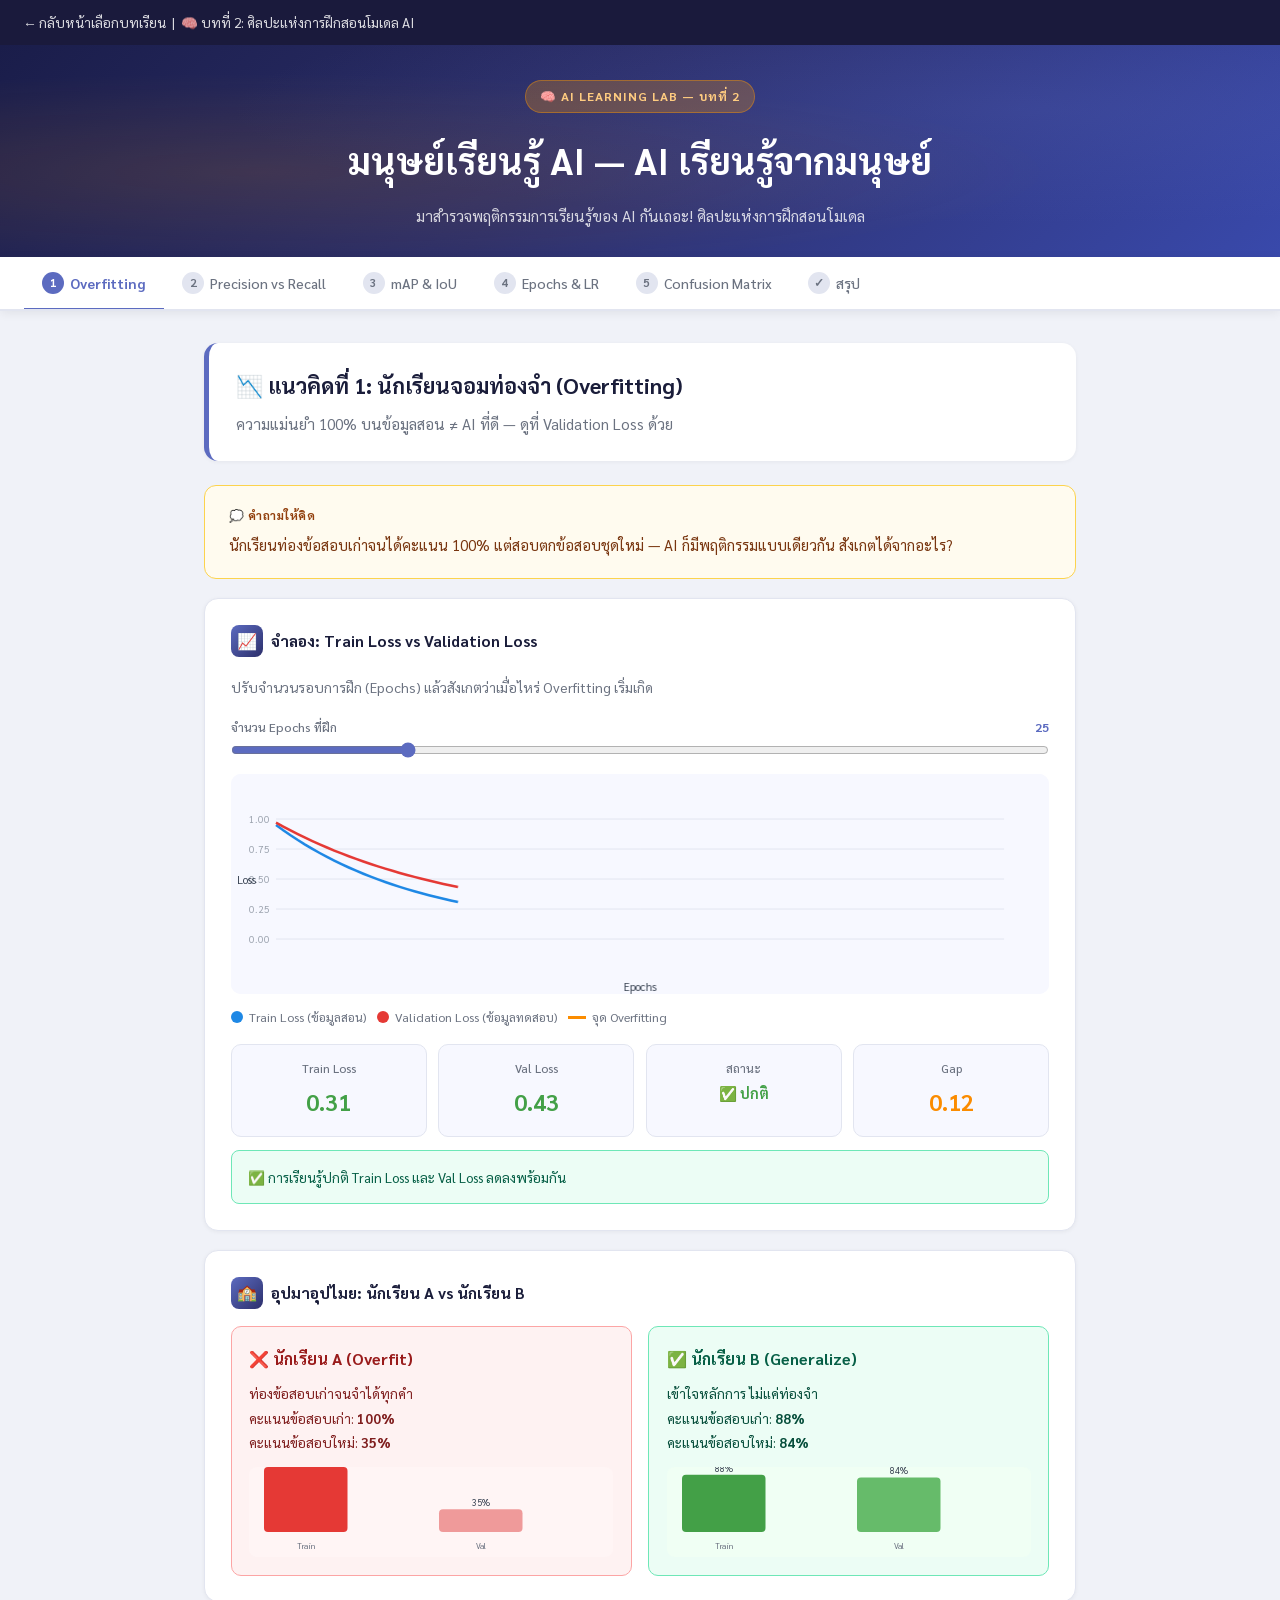
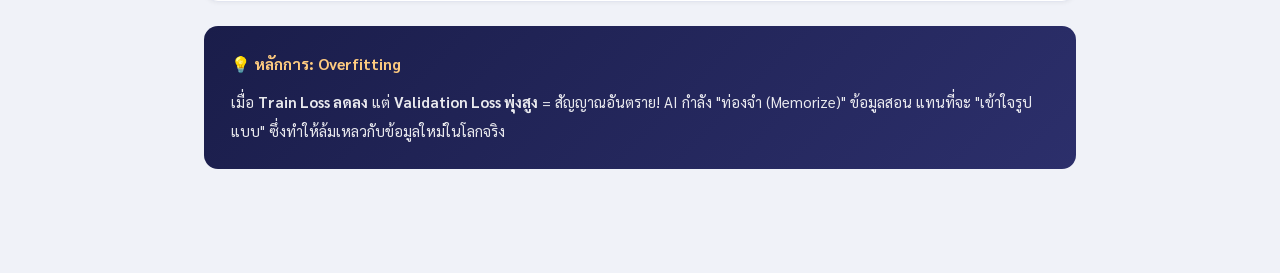
<file: lesson2.html>
<!DOCTYPE html>
<html lang="th">
<head>
<meta charset="UTF-8">
<meta name="viewport" content="width=device-width, initial-scale=1.0">
<title>บทที่ 2: ศิลปะแห่งการฝึกสอนโมเดล AI</title>
<link href="https://fonts.googleapis.com/css2?family=Sarabun:wght@300;400;500;600;700&family=Noto+Sans+Thai:wght@300;400;500;600;700&display=swap" rel="stylesheet">
<style>
*{box-sizing:border-box;margin:0;padding:0;}
body{font-family:'Sarabun','Noto Sans Thai',sans-serif;line-height:1.8;font-size:16px;}
.back-bar{
  background:rgba(15,15,50,0.95);color:rgba(255,255,255,0.85);
  padding:.65rem 1.5rem;display:flex;align-items:center;gap:.6rem;
  font-size:.85rem;width:100%;font-family:'Sarabun',sans-serif;
  text-decoration:none;transition:.2s;
}
.back-bar:hover{background:#000;color:#fff;}
/* ===== LESSON 2 VARS ===== */
#lesson2{
  --bg:#f0f2f8;--surface:#ffffff;--primary:#2c2f6b;--accent:#5c6bc0;
  --accent2:#e53935;--accent3:#43a047;--gold:#fb8c00;--teal:#00897b;
  --text:#1a1d3a;--text-muted:#6b7280;--border:#e2e5f0;
  --danger:#e53935;--success:#43a047;--warning:#fb8c00;--info:#1e88e5;
  background:var(--bg);color:var(--text);
}


  :root {
    --primary: #1a1a2e;
    --accent: #e94560;
    --accent2: #0f3460;
    --accent3: #533483;
    --teal: #16213e;
    --gold: #f5a623;
    --green: #27ae60;
    --bg: #f8f7f4;
    --surface: #ffffff;
    --text: #1a1a2e;
    --text-muted: #6b7280;
    --border: #e5e7eb;
    --success: #10b981;
    --danger: #ef4444;
    --warning: #f59e0b;
    --info: #3b82f6;
  }

  * { box-sizing: border-box; margin: 0; padding: 0; }

  body {
    font-family: 'Sarabun', 'Noto Sans Thai', sans-serif;
    background: var(--bg);
    color: var(--text);
    line-height: 1.8;
    font-size: 16px;
  }

  .hero {
    background: linear-gradient(135deg, #1a1a2e 0%, #16213e 50%, #0f3460 100%);
    color: white;
    padding: 3rem 2rem;
    text-align: center;
    position: relative;
    overflow: hidden;
  }

  .hero::before {
    content: '';
    position: absolute;
    top: -50%;
    left: -50%;
    width: 200%;
    height: 200%;
    background: radial-gradient(circle at 30% 50%, rgba(233,69,96,0.15) 0%, transparent 50%),
                radial-gradient(circle at 70% 50%, rgba(83,52,131,0.15) 0%, transparent 50%);
  }

  .hero-content { position: relative; z-index: 1; max-width: 800px; margin: 0 auto; }

  .hero h1 {
    font-size: clamp(1.6rem, 4vw, 2.6rem);
    font-weight: 700;
    margin-bottom: 0.75rem;
    letter-spacing: -0.5px;
  }

  .hero p {
    font-size: 1.05rem;
    opacity: 0.8;
    max-width: 600px;
    margin: 0 auto;
  }

  .badge {
    display: inline-block;
    background: rgba(233,69,96,0.25);
    color: #ff8fa3;
    border: 1px solid rgba(233,69,96,0.4);
    border-radius: 20px;
    padding: 0.3rem 1rem;
    font-size: 0.8rem;
    font-weight: 600;
    letter-spacing: 1px;
    text-transform: uppercase;
    margin-bottom: 1rem;
  }

  .nav-tabs {
    background: var(--surface);
    border-bottom: 2px solid var(--border);
    display: flex;
    overflow-x: auto;
    padding: 0 1.5rem;
    gap: 0;
    position: sticky;
    top: 0;
    z-index: 100;
    box-shadow: 0 2px 8px rgba(0,0,0,0.06);
  }

  .tab-btn {
    flex-shrink: 0;
    padding: 1rem 1.25rem;
    border: none;
    background: none;
    cursor: pointer;
    font-family: 'Sarabun', sans-serif;
    font-size: 0.9rem;
    font-weight: 500;
    color: var(--text-muted);
    border-bottom: 3px solid transparent;
    margin-bottom: -2px;
    transition: all 0.2s;
    white-space: nowrap;
    display: flex;
    align-items: center;
    gap: 6px;
  }

  .tab-btn:hover { color: var(--text); background: #f9fafb; }

  .tab-btn.active {
    color: var(--accent);
    border-bottom-color: var(--accent);
    font-weight: 600;
  }

  .tab-num {
    width: 22px;
    height: 22px;
    border-radius: 50%;
    background: var(--border);
    color: var(--text-muted);
    font-size: 0.75rem;
    display: flex;
    align-items: center;
    justify-content: center;
    font-weight: 700;
  }

  .tab-btn.active .tab-num {
    background: var(--accent);
    color: white;
  }

  .main-content { max-width: 900px; margin: 0 auto; padding: 2rem 1.5rem 4rem; }

  .section { display: none; }
  .section.active { display: block; }

  .concept-header {
    margin-bottom: 2rem;
    padding: 1.5rem 1.75rem;
    background: var(--surface);
    border-radius: 16px;
    border-left: 5px solid var(--accent);
    box-shadow: 0 1px 4px rgba(0,0,0,0.06);
  }

  .concept-header h2 {
    font-size: 1.4rem;
    font-weight: 700;
    margin-bottom: 0.5rem;
    color: var(--text);
  }

  .concept-header p { color: var(--text-muted); }

  .principle-box {
    background: linear-gradient(135deg, #1a1a2e, #16213e);
    color: white;
    border-radius: 14px;
    padding: 1.5rem 1.75rem;
    margin: 1.5rem 0;
  }

  .principle-box h3 {
    color: #f5a623;
    font-size: 1rem;
    font-weight: 700;
    margin-bottom: 0.75rem;
    display: flex;
    align-items: center;
    gap: 8px;
  }

  .principle-box p {
    opacity: 0.9;
    font-size: 0.95rem;
    line-height: 1.8;
  }

  .sim-container {
    background: var(--surface);
    border-radius: 16px;
    padding: 1.75rem;
    margin: 1.5rem 0;
    border: 1px solid var(--border);
    box-shadow: 0 1px 4px rgba(0,0,0,0.06);
  }

  .sim-title {
    font-size: 1rem;
    font-weight: 700;
    color: var(--text);
    margin-bottom: 1.25rem;
    display: flex;
    align-items: center;
    gap: 8px;
  }

  .sim-icon {
    width: 32px;
    height: 32px;
    border-radius: 8px;
    background: linear-gradient(135deg, var(--accent), var(--accent3));
    display: flex;
    align-items: center;
    justify-content: center;
    font-size: 1rem;
  }

  canvas {
    border-radius: 10px;
    display: block;
    max-width: 100%;
  }

  .controls {
    display: flex;
    flex-wrap: wrap;
    gap: 0.75rem;
    margin-top: 1.25rem;
    align-items: center;
  }

  .btn {
    padding: 0.5rem 1.25rem;
    border-radius: 8px;
    border: none;
    cursor: pointer;
    font-family: 'Sarabun', sans-serif;
    font-size: 0.9rem;
    font-weight: 600;
    transition: all 0.15s;
  }

  .btn-primary { background: var(--accent); color: white; }
  .btn-primary:hover { background: #c73652; transform: translateY(-1px); }
  .btn-secondary { background: #f3f4f6; color: var(--text); border: 1px solid var(--border); }
  .btn-secondary:hover { background: #e5e7eb; }
  .btn-success { background: var(--success); color: white; }
  .btn-success:hover { background: #059669; }

  .slider-group {
    display: flex;
    flex-direction: column;
    gap: 4px;
    min-width: 200px;
    flex: 1;
  }

  .slider-label {
    font-size: 0.8rem;
    color: var(--text-muted);
    font-weight: 500;
    display: flex;
    justify-content: space-between;
  }

  .slider-label span {
    color: var(--accent);
    font-weight: 700;
  }

  input[type=range] {
    width: 100%;
    accent-color: var(--accent);
    cursor: pointer;
  }

  .result-display {
    display: flex;
    flex-wrap: wrap;
    gap: 0.75rem;
    margin-top: 1rem;
  }

  .metric-card {
    flex: 1;
    min-width: 120px;
    background: #f9fafb;
    border-radius: 10px;
    padding: 0.85rem 1rem;
    border: 1px solid var(--border);
    text-align: center;
  }

  .metric-label { font-size: 0.75rem; color: var(--text-muted); font-weight: 500; }
  .metric-value { font-size: 1.5rem; font-weight: 700; margin-top: 2px; }

  .metric-good { color: var(--success); }
  .metric-bad { color: var(--danger); }
  .metric-warn { color: var(--warning); }

  .question-block {
    background: #fef9ec;
    border: 1px solid #fcd34d;
    border-radius: 12px;
    padding: 1.25rem 1.5rem;
    margin: 1.25rem 0;
  }

  .question-block .q-label {
    font-size: 0.75rem;
    font-weight: 700;
    color: #92400e;
    text-transform: uppercase;
    letter-spacing: 0.5px;
    margin-bottom: 0.5rem;
  }

  .question-block p { color: #78350f; font-size: 0.95rem; }

  .grid-2 { display: grid; grid-template-columns: 1fr 1fr; gap: 1rem; }
  @media (max-width: 600px) { .grid-2 { grid-template-columns: 1fr; } }

  .answer-reveal {
    display: none;
    margin-top: 0.75rem;
    padding: 0.85rem 1rem;
    background: #ecfdf5;
    border-radius: 8px;
    border: 1px solid #6ee7b7;
    color: #065f46;
    font-size: 0.9rem;
    animation: fadeIn 0.3s ease;
  }

  @keyframes fadeIn { from { opacity: 0; transform: translateY(-5px); } to { opacity: 1; transform: translateY(0); } }

  .progress-tracker {
    display: flex;
    gap: 0.5rem;
    margin-bottom: 1.5rem;
    align-items: center;
  }

  .progress-dot {
    width: 10px;
    height: 10px;
    border-radius: 50%;
    background: var(--border);
    transition: all 0.3s;
  }

  .progress-dot.done { background: var(--success); }
  .progress-dot.current { background: var(--accent); transform: scale(1.3); }

  .scenario-chip {
    display: inline-flex;
    align-items: center;
    gap: 4px;
    background: #ede9fe;
    color: #5b21b6;
    border-radius: 20px;
    padding: 0.25rem 0.8rem;
    font-size: 0.8rem;
    font-weight: 600;
    margin-bottom: 0.75rem;
  }

  select {
    font-family: 'Sarabun', sans-serif;
    padding: 0.5rem 0.75rem;
    border: 1px solid var(--border);
    border-radius: 8px;
    background: white;
    cursor: pointer;
    font-size: 0.9rem;
    color: var(--text);
  }

  .legend-item {
    display: flex;
    align-items: center;
    gap: 6px;
    font-size: 0.8rem;
    color: var(--text-muted);
  }

  .legend-dot {
    width: 12px;
    height: 12px;
    border-radius: 50%;
    flex-shrink: 0;
  }

  .legend { display: flex; flex-wrap: wrap; gap: 0.75rem; margin-top: 0.75rem; }

  .info-chips {
    display: flex;
    flex-wrap: wrap;
    gap: 0.5rem;
    margin-top: 0.75rem;
  }

  .chip {
    padding: 0.3rem 0.8rem;
    border-radius: 20px;
    font-size: 0.8rem;
    font-weight: 500;
  }

  .chip-blue { background: #dbeafe; color: #1d4ed8; }
  .chip-green { background: #dcfce7; color: #15803d; }
  .chip-red { background: #fee2e2; color: #b91c1c; }
  .chip-purple { background: #ede9fe; color: #6d28d9; }
  .chip-orange { background: #ffedd5; color: #c2410c; }

  .summary-section {
    background: linear-gradient(135deg, #1a1a2e, #533483);
    border-radius: 16px;
    padding: 2rem;
    color: white;
    margin-top: 2rem;
  }

  .summary-section h2 { font-size: 1.3rem; margin-bottom: 1.25rem; color: #fbbf24; }

  .checklist {
    list-style: none;
    display: grid;
    grid-template-columns: 1fr 1fr;
    gap: 0.75rem;
  }

  @media (max-width: 600px) { .checklist { grid-template-columns: 1fr; } }

  .checklist li {
    display: flex;
    gap: 8px;
    align-items: flex-start;
    font-size: 0.9rem;
    opacity: 0.9;
  }

  .check-icon {
    width: 20px;
    height: 20px;
    border-radius: 50%;
    background: #10b981;
    display: flex;
    align-items: center;
    justify-content: center;
    font-size: 0.75rem;
    flex-shrink: 0;
    margin-top: 2px;
  }

  .aug-grid {
    display: grid;
    grid-template-columns: repeat(auto-fit, minmax(80px, 1fr));
    gap: 0.75rem;
    margin-top: 1rem;
  }

  .aug-card {
    background: #f9fafb;
    border: 2px solid transparent;
    border-radius: 10px;
    padding: 0.75rem;
    text-align: center;
    cursor: pointer;
    transition: all 0.2s;
    font-size: 0.8rem;
    color: var(--text-muted);
  }

  .aug-card:hover { border-color: var(--accent); background: #fff5f5; color: var(--text); }
  .aug-card.selected { border-color: var(--success); background: #ecfdf5; color: var(--success); font-weight: 600; }
  .aug-card.wrong { border-color: var(--danger); background: #fef2f2; color: var(--danger); }

  .aug-emoji { font-size: 1.5rem; display: block; margin-bottom: 4px; }

  .feedback-msg {
    margin-top: 0.75rem;
    padding: 0.75rem 1rem;
    border-radius: 8px;
    font-size: 0.9rem;
    font-weight: 500;
    display: none;
  }

  .feedback-correct { background: #ecfdf5; color: #065f46; border: 1px solid #6ee7b7; }
  .feedback-wrong { background: #fef2f2; color: #991b1b; border: 1px solid #fca5a5; }

  #augFeedback1, #augFeedback2 { display: none; }


/* ===== LESSON 2 STYLES ===== */

:root {
  --bg: #f0f2f8;
  --surface: #ffffff;
  --primary: #2c2f6b;
  --accent: #5c6bc0;
  --accent2: #e53935;
  --accent3: #43a047;
  --gold: #fb8c00;
  --teal: #00897b;
  --text: #1a1d3a;
  --text-muted: #6b7280;
  --border: #e2e5f0;
  --danger: #e53935;
  --success: #43a047;
  --warning: #fb8c00;
  --info: #1e88e5;
}
* { box-sizing: border-box; margin: 0; padding: 0; }
body { font-family: 'Sarabun','Noto Sans Thai',sans-serif; background: var(--bg); color: var(--text); line-height: 1.8; font-size: 16px; }

.hero {
  background: linear-gradient(135deg, #1a1d4a 0%, #2c2f6b 45%, #3949ab 100%);
  color: white; padding: 3rem 2rem; text-align: center; position: relative; overflow: hidden;
}
.hero::before {
  content:''; position:absolute; inset:0;
  background: radial-gradient(ellipse at 20% 60%, rgba(255,152,0,0.12) 0%, transparent 55%),
              radial-gradient(ellipse at 80% 30%, rgba(92,107,192,0.2) 0%, transparent 55%);
}
.hero-inner { position:relative; z-index:1; max-width:820px; margin:0 auto; }
.hero h1 { font-size: clamp(1.5rem,4vw,2.5rem); font-weight:700; margin-bottom:.6rem; }
.hero p { font-size:1rem; opacity:.8; max-width:580px; margin:0 auto; }
.tag { display:inline-block; background:rgba(255,152,0,0.25); color:#ffcc80; border:1px solid rgba(255,152,0,0.4); border-radius:20px; padding:.25rem .9rem; font-size:.78rem; font-weight:700; letter-spacing:1px; text-transform:uppercase; margin-bottom:.9rem; }

.nav {
  background: var(--surface); border-bottom: 2px solid var(--border);
  display:flex; overflow-x:auto; padding:0 1.5rem; position:sticky; top:0; z-index:100;
  box-shadow: 0 2px 10px rgba(0,0,0,.07);
}
.tab { flex-shrink:0; padding:.9rem 1.15rem; border:none; background:none; cursor:pointer; font-family:'Sarabun',sans-serif; font-size:.87rem; font-weight:500; color:var(--text-muted); border-bottom:3px solid transparent; margin-bottom:-2px; transition:all .2s; white-space:nowrap; display:flex; align-items:center; gap:6px; }
.tab:hover { color:var(--text); background:#f7f8ff; }
.tab.on { color:var(--accent); border-bottom-color:var(--accent); font-weight:700; }
.tnum { width:22px; height:22px; border-radius:50%; background:var(--border); color:var(--text-muted); font-size:.73rem; display:flex; align-items:center; justify-content:center; font-weight:700; }
.tab.on .tnum { background:var(--accent); color:white; }

.wrap { max-width:920px; margin:0 auto; padding:2rem 1.5rem 5rem; }
.sec { display:none; }
.sec.on { display:block; }

.chead { background:var(--surface); border-radius:14px; border-left:5px solid var(--accent); padding:1.4rem 1.7rem; margin-bottom:1.5rem; box-shadow:0 1px 4px rgba(0,0,0,.05); }
.chead h2 { font-size:1.35rem; font-weight:700; margin-bottom:.4rem; }
.chead p { color:var(--text-muted); font-size:.95rem; }

.qblock { background:#fffbef; border:1px solid #fcd34d; border-radius:12px; padding:1.2rem 1.5rem; margin:1.2rem 0; }
.qlabel { font-size:.73rem; font-weight:700; color:#92400e; text-transform:uppercase; letter-spacing:.5px; margin-bottom:.4rem; }
.qblock p { color:#78350f; font-size:.93rem; }

.card { background:var(--surface); border-radius:14px; padding:1.6rem; margin:1.2rem 0; border:1px solid var(--border); box-shadow:0 1px 4px rgba(0,0,0,.05); }
.ctitle { font-size:.97rem; font-weight:700; display:flex; align-items:center; gap:8px; margin-bottom:1.1rem; }
.cicon { width:32px; height:32px; border-radius:8px; background:linear-gradient(135deg,var(--accent),var(--primary)); display:flex; align-items:center; justify-content:center; font-size:1rem; flex-shrink:0; }

.pbox { background:linear-gradient(135deg,#1a1d4a,#2c2f6b); color:white; border-radius:14px; padding:1.5rem 1.7rem; margin:1.5rem 0; }
.pbox h3 { color:#ffcc80; font-size:.97rem; font-weight:700; margin-bottom:.65rem; display:flex; align-items:center; gap:7px; }
.pbox p { opacity:.9; font-size:.93rem; line-height:1.9; }

canvas { display:block; width:100%; border-radius:10px; }

.btn { padding:.48rem 1.2rem; border-radius:8px; border:none; cursor:pointer; font-family:'Sarabun',sans-serif; font-size:.88rem; font-weight:600; transition:all .15s; }
.bp { background:var(--accent); color:white; } .bp:hover { background:#3949ab; transform:translateY(-1px); }
.bs { background:#f3f4f6; color:var(--text); border:1px solid var(--border); } .bs:hover { background:#e5e7eb; }
.bg { background:var(--success); color:white; } .bg:hover { background:#2e7d32; }
.br { background:var(--danger); color:white; } .br:hover { background:#c62828; }

.row2 { display:grid; grid-template-columns:1fr 1fr; gap:1rem; }
@media(max-width:600px){ .row2 { grid-template-columns:1fr; } }

.slab { font-size:.78rem; color:var(--text-muted); font-weight:500; display:flex; justify-content:space-between; }
.slab span { color:var(--accent); font-weight:700; }
.sg { display:flex; flex-direction:column; gap:4px; }
input[type=range] { width:100%; accent-color:var(--accent); cursor:pointer; }

.mcard { flex:1; min-width:110px; background:#f7f8ff; border-radius:10px; padding:.8rem 1rem; border:1px solid var(--border); text-align:center; }
.mlabel { font-size:.73rem; color:var(--text-muted); font-weight:500; }
.mval { font-size:1.45rem; font-weight:700; margin-top:2px; }
.mgood { color:var(--success); } .mbad { color:var(--danger); } .mwarn { color:var(--warning); }

.mcards { display:flex; flex-wrap:wrap; gap:.7rem; margin-top:1rem; }

.reveal { display:none; margin-top:.7rem; padding:.8rem 1rem; background:#ecfdf5; border-radius:8px; border:1px solid #6ee7b7; color:#065f46; font-size:.88rem; animation:fi .3s ease; }
@keyframes fi { from{opacity:0;transform:translateY(-5px)} to{opacity:1;transform:translateY(0)} }

.alertbox { margin-top:.85rem; padding:.85rem 1rem; border-radius:8px; font-size:.85rem; }
.alert-red { background:#fef2f2; border:1px solid #fca5a5; color:#991b1b; }
.alert-grn { background:#ecfdf5; border:1px solid #6ee7b7; color:#065f46; }
.alert-ylw { background:#fffbef; border:1px solid #fcd34d; color:#92400e; }
.alert-blu { background:#eff6ff; border:1px solid #bfdbfe; color:#1e40af; }

.choice-grid { display:grid; grid-template-columns:1fr 1fr; gap:.75rem; margin:1rem 0; }
.choice-btn {
  padding:1rem; border-radius:12px; border:2px solid var(--border); background:var(--surface);
  cursor:pointer; font-family:'Sarabun',sans-serif; font-size:.88rem; font-weight:500;
  color:var(--text); transition:all .2s; text-align:center; line-height:1.5;
}
.choice-btn:hover { border-color:var(--accent); background:#f0f2ff; }
.choice-btn.correct { border-color:var(--success); background:#ecfdf5; color:#065f46; font-weight:700; }
.choice-btn.wrong { border-color:var(--danger); background:#fef2f2; color:#991b1b; }

.legend { display:flex; flex-wrap:wrap; gap:.7rem; margin-top:.75rem; }
.ldot { width:12px; height:12px; border-radius:50%; flex-shrink:0; }
.litem { display:flex; align-items:center; gap:6px; font-size:.78rem; color:var(--text-muted); }

.cm-grid { display:grid; grid-template-columns:repeat(4,1fr); gap:3px; margin:1rem 0; }
.cm-cell { border-radius:6px; padding:.6rem .4rem; text-align:center; font-size:.8rem; font-weight:600; cursor:pointer; transition:all .2s; }
.cm-cell:hover { transform:scale(1.05); }
.cm-hdr { background:#f7f8ff; color:var(--text-muted); font-size:.72rem; font-weight:700; padding:.5rem .4rem; text-align:center; }
.cm-tp { background:#d1fae5; color:#065f46; }
.cm-tn { background:#dbeafe; color:#1e40af; }
.cm-fp { background:#fee2e2; color:#991b1b; }
.cm-fn { background:#fef3c7; color:#92400e; }
.cm-zero { background:#f9fafb; color:var(--text-muted); }

.airport-sim { display:grid; grid-template-columns:repeat(5,1fr); gap:8px; margin:1rem 0; }
.person-card {
  border-radius:10px; padding:.6rem; text-align:center; border:2px solid transparent;
  font-size:.8rem; cursor:default; transition:all .3s;
}
.innocent { background:#e8f5e9; border-color:#a5d6a7; }
.criminal { background:#ffebee; border-color:#ef9a9a; }
.scanned { border-width:3px; transform:scale(1.05); }
.scan-correct { border-color:#43a047; box-shadow:0 0 8px rgba(67,160,71,.4); }
.scan-wrong { border-color:#e53935; box-shadow:0 0 8px rgba(229,57,53,.4); }
.scan-missed { border-color:#fb8c00; background:#fff3e0; }

.iou-demo { position:relative; width:100%; height:180px; background:#f7f8ff; border-radius:10px; overflow:hidden; border:1px solid var(--border); }
.box-gt { position:absolute; border:3px solid #43a047; border-radius:4px; display:flex; align-items:center; justify-content:center; font-size:.7rem; font-weight:700; color:#43a047; background:rgba(67,160,71,.08); }
.box-pred { position:absolute; border:3px dashed #e53935; border-radius:4px; display:flex; align-items:center; justify-content:center; font-size:.7rem; font-weight:700; color:#e53935; background:rgba(229,57,53,.08); }
.box-overlap { position:absolute; background:rgba(92,107,192,.25); border-radius:2px; }

.early-stop-line { stroke:#fb8c00; stroke-width:2; stroke-dasharray:6,3; }

.progress-bar { height:10px; border-radius:5px; background:var(--border); overflow:hidden; margin-top:4px; }
.progress-fill { height:100%; border-radius:5px; transition:width .5s; }

.bkup { margin-top:.5rem; }



</style>
</head>
<body>
<a class="back-bar" href="index.html">← กลับหน้าเลือกบทเรียน &nbsp;|&nbsp; 🧠 บทที่ 2: ศิลปะแห่งการฝึกสอนโมเดล AI</a>

<div style="background:linear-gradient(135deg,#1a1d4a 0%,#2c2f6b 45%,#3949ab 100%);color:white;padding:2.2rem 2rem 1.75rem;text-align:center;position:relative;overflow:hidden;">
  <div style="position:absolute;inset:0;background:radial-gradient(ellipse at 20% 60%,rgba(255,152,0,.12) 0%,transparent 55%),radial-gradient(ellipse at 80% 30%,rgba(92,107,192,.2) 0%,transparent 55%);"></div>
  <div style="position:relative;z-index:1;">
    <div style="display:inline-flex;align-items:center;gap:8px;background:rgba(255,152,0,0.25);color:#ffcc80;border:1px solid rgba(255,152,0,0.4);border-radius:20px;padding:.25rem .9rem;font-size:.78rem;font-weight:700;letter-spacing:1px;text-transform:uppercase;margin-bottom:.9rem;">🧠 AI Learning Lab — บทที่ 2</div>
    <h1 style="font-size:clamp(1.4rem,3.5vw,2.3rem);font-weight:700;margin-bottom:.5rem;">มนุษย์เรียนรู้ AI — AI เรียนรู้จากมนุษย์</h1>
    <p style="font-size:.97rem;opacity:.8;max-width:560px;margin:0 auto;">มาสำรวจพฤติกรรมการเรียนรู้ของ AI กันเถอะ! ศิลปะแห่งการฝึกสอนโมเดล</p>
  </div>
</div>

<div class="nav">
  <button class="tab on" onclick="goL2(0)"><span class="tnum">1</span>Overfitting</button>
  <button class="tab" onclick="goL2(1)"><span class="tnum">2</span>Precision vs Recall</button>
  <button class="tab" onclick="goL2(2)"><span class="tnum">3</span>mAP & IoU</button>
  <button class="tab" onclick="goL2(3)"><span class="tnum">4</span>Epochs & LR</button>
  <button class="tab" onclick="goL2(4)"><span class="tnum">5</span>Confusion Matrix</button>
  <button class="tab" onclick="goL2(5)"><span class="tnum">✓</span>สรุป</button>
</div>


  

<div class="wrap">

  

<!-- ===== S1 OVERFITTING ===== -->
<div class="sec on" id="s0">
  <div class="chead">
    <h2>📉 แนวคิดที่ 1: นักเรียนจอมท่องจำ (Overfitting)</h2>
    <p>ความแม่นยำ 100% บนข้อมูลสอน ≠ AI ที่ดี — ดูที่ Validation Loss ด้วย</p>
  </div>

  <div class="qblock">
    <div class="qlabel">💭 คำถามให้คิด</div>
    <p>นักเรียนท่องข้อสอบเก่าจนได้คะแนน 100% แต่สอบตกข้อสอบชุดใหม่ — AI ก็มีพฤติกรรมแบบเดียวกัน สังเกตได้จากอะไร?</p>
  </div>

  <div class="card">
    <div class="ctitle"><div class="cicon">📈</div>จำลอง: Train Loss vs Validation Loss</div>
    <p style="font-size:.87rem;color:var(--text-muted);margin-bottom:1rem;">ปรับจำนวนรอบการฝึก (Epochs) แล้วสังเกตว่าเมื่อไหร่ Overfitting เริ่มเกิด</p>
    <div class="sg" style="margin-bottom:1rem;">
      <div class="slab">จำนวน Epochs ที่ฝึก <span id="epochVal">25</span></div>
      <input type="range" id="epochSlider" min="5" max="100" value="25" oninput="updateOverfit()">
    </div>
    <canvas id="overfitCanvas" width="600" height="220" style="background:#f7f8ff;"></canvas>
    <div class="legend" style="margin-top:.75rem;">
      <div class="litem"><div class="ldot" style="background:#1e88e5;"></div>Train Loss (ข้อมูลสอน)</div>
      <div class="litem"><div class="ldot" style="background:#e53935;"></div>Validation Loss (ข้อมูลทดสอบ)</div>
      <div class="litem"><div class="ldot" style="background:#fb8c00;border-radius:0;width:18px;height:3px;"></div>จุด Overfitting</div>
    </div>
    <div class="mcards">
      <div class="mcard"><div class="mlabel">Train Loss</div><div class="mval mgood" id="trainLoss">0.42</div></div>
      <div class="mcard"><div class="mlabel">Val Loss</div><div class="mval" id="valLoss" style="color:var(--success);">0.48</div></div>
      <div class="mcard"><div class="mlabel">สถานะ</div><div class="mval" id="overfitStatus" style="font-size:.9rem;color:var(--success);">✅ ปกติ</div></div>
      <div class="mcard"><div class="mlabel">Gap</div><div class="mval" id="gapVal" style="color:var(--success);">0.06</div></div>
    </div>
    <div id="overfitAlert" class="alertbox alert-grn" style="margin-top:.85rem;">✅ ยังอยู่ในสภาวะปกติ Train Loss และ Val Loss ลดลงพร้อมกัน</div>
  </div>

  <div class="card">
    <div class="ctitle"><div class="cicon">🏫</div>อุปมาอุปไมย: นักเรียน A vs นักเรียน B</div>
    <div class="row2">
      <div style="background:#fef2f2;border-radius:10px;padding:1.1rem;border:1px solid #fca5a5;">
        <div style="font-weight:700;color:#991b1b;margin-bottom:.5rem;">❌ นักเรียน A (Overfit)</div>
        <p style="font-size:.85rem;color:#7f1d1d;">ท่องข้อสอบเก่าจนจำได้ทุกคำ<br>คะแนนข้อสอบเก่า: <strong>100%</strong><br>คะแนนข้อสอบใหม่: <strong>35%</strong></p>
        <canvas id="studentA" width="200" height="90" style="margin-top:.75rem;border-radius:8px;background:#fff5f5;"></canvas>
      </div>
      <div style="background:#ecfdf5;border-radius:10px;padding:1.1rem;border:1px solid #6ee7b7;">
        <div style="font-weight:700;color:#065f46;margin-bottom:.5rem;">✅ นักเรียน B (Generalize)</div>
        <p style="font-size:.85rem;color:#064e3b;">เข้าใจหลักการ ไม่แค่ท่องจำ<br>คะแนนข้อสอบเก่า: <strong>88%</strong><br>คะแนนข้อสอบใหม่: <strong>84%</strong></p>
        <canvas id="studentB" width="200" height="90" style="margin-top:.75rem;border-radius:8px;background:#f0fff4;"></canvas>
      </div>
    </div>
  </div>

  <div class="pbox">
    <h3>💡 หลักการ: Overfitting</h3>
    <p>เมื่อ <strong>Train Loss ลดลง</strong> แต่ <strong>Validation Loss พุ่งสูง</strong> = สัญญาณอันตราย! AI กำลัง "ท่องจำ (Memorize)" ข้อมูลสอน แทนที่จะ "เข้าใจรูปแบบ" ซึ่งทำให้ล้มเหลวกับข้อมูลใหม่ในโลกจริง</p>
  </div>
</div>

<!-- ===== S2 PRECISION vs RECALL ===== -->
<div class="sec" id="s1">
  <div class="chead">
    <h2>🎯 แนวคิดที่ 2: ความแม่นยำ vs ความครอบคลุม (Precision vs Recall)</h2>
    <p>ได้อย่างเสียอย่าง (Trade-off) — เลือกให้เหมาะกับงาน</p>
  </div>

  <div class="qblock">
    <div class="qlabel">💭 คำถามให้คิด</div>
    <p>พนักงานรักษาความปลอดภัยสองแบบ: <strong>สายเหวี่ยงแห</strong> (จับได้ครบแต่โดนตรวจผิดตัว) vs <strong>สายซุ่มยิง</strong> (แม่นแต่คนร้ายบางคนรอด) — งาน AI ต่างๆ ต้องการแบบไหน?</p>
  </div>

  <div class="card">
    <div class="ctitle"><div class="cicon">✈️</div>จำลองสนามบิน: ปรับ Threshold แล้วดูผล</div>
    <div class="sg" style="margin-bottom:1rem;">
      <div class="slab">ระดับ Threshold (ความเข้มงวดในการตรวจ) <span id="threshVal">50</span>%</div>
      <input type="range" id="threshSlider" min="10" max="95" value="50" step="5" oninput="updateAirport()">
      <div style="display:flex;justify-content:space-between;font-size:.73rem;color:var(--text-muted);">
        <span>← ต่ำ (เหวี่ยงแหมากขึ้น)</span>
        <span>(ซุ่มยิงมากขึ้น) สูง →</span>
      </div>
    </div>

    <div id="airportGrid" class="airport-sim"></div>

    <div class="mcards" style="margin-top:1rem;">
      <div class="mcard"><div class="mlabel">Precision</div><div class="mval" id="precVal" style="color:var(--info);">67%</div><div style="font-size:.7rem;color:var(--text-muted);">ตรวจแล้วถูก</div></div>
      <div class="mcard"><div class="mlabel">Recall</div><div class="mval" id="recVal" style="color:var(--success);">100%</div><div style="font-size:.7rem;color:var(--text-muted);">หาเจอครบ</div></div>
      <div class="mcard"><div class="mlabel">F1 Score</div><div class="mval" id="f1Val" style="color:var(--accent);">80%</div></div>
      <div class="mcard"><div class="mlabel">คนบริสุทธิ์โดนตรวจ</div><div class="mval mbad" id="fpVal">3 คน</div></div>
      <div class="mcard"><div class="mlabel">คนร้ายที่รอด</div><div class="mval mbad" id="fnVal">0 คน</div></div>
    </div>
    <div id="airportAlert" class="alertbox alert-blu">⚖️ ปรับ Threshold เพื่อเปลี่ยนสมดุล Precision-Recall</div>
  </div>

  <div class="card">
    <div class="ctitle"><div class="cicon">🩺</div>แบบทดสอบ: เลือก Metric ที่เหมาะสม</div>

    <div style="margin-bottom:1.25rem;padding:1rem;background:#f0f4ff;border-radius:10px;border:1px solid #c7d2fe;">
      <div style="font-weight:700;color:#3730a3;margin-bottom:.6rem;">📋 สถานการณ์ที่ 1: AI คัดกรองมะเร็งจากภาพถ่าย</div>
      <p style="font-size:.85rem;color:#4338ca;margin-bottom:.85rem;">การพลาดผู้ป่วยมะเร็ง (False Negative) ส่งผลอันตรายร้ายแรง ควรเน้น Metric ใด?</p>
      <div class="choice-grid">
        <button class="choice-btn" onclick="checkChoice(1,'precision',this)">📍 Precision<br><small>เน้นความแม่นยำ</small></button>
        <button class="choice-btn" onclick="checkChoice(1,'recall',this)">🔍 Recall<br><small>เน้นความครอบคลุม</small></button>
      </div>
      <div class="reveal" id="r1c">✅ ถูกต้อง! ในการคัดกรองโรคร้าย เราต้องการ <strong>Recall สูง</strong> — ยอมให้เตือนผิดบ้างได้ ดีกว่าพลาดผู้ป่วยจริง</div>
      <div class="reveal" id="r1w">❌ ลองคิดใหม่ — ถ้าเน้น Precision สูง อาจ "พลาด" ผู้ป่วยที่ควรตรวจพบ ซึ่งอันตรายกว่าการแจ้งเตือนเกิน</div>
    </div>

    <div style="padding:1rem;background:#fff8f0;border-radius:10px;border:1px solid #fed7aa;">
      <div style="font-weight:700;color:#c2410c;margin-bottom:.6rem;">📋 สถานการณ์ที่ 2: AI สแกนใบหน้าปลดล็อคโทรศัพท์</div>
      <p style="font-size:.85rem;color:#9a3412;margin-bottom:.85rem;">การปลดล็อคให้คนอื่นโดยผิดพลาด (False Positive) ส่งผลเสียต่อความเป็นส่วนตัว ควรเน้น Metric ใด?</p>
      <div class="choice-grid">
        <button class="choice-btn" onclick="checkChoice(2,'precision',this)">📍 Precision<br><small>เน้นความแม่นยำ</small></button>
        <button class="choice-btn" onclick="checkChoice(2,'recall',this)">🔍 Recall<br><small>เน้นความครอบคลุม</small></button>
      </div>
      <div class="reveal" id="r2c">✅ ถูกต้อง! ในระบบรักษาความปลอดภัย เราต้องการ <strong>Precision สูง</strong> — ถ้าปลดล็อค ต้องมั่นใจว่าเป็นเจ้าของจริงๆ ยอมให้ผู้ใช้ scan ซ้ำได้ดีกว่าปล่อยคนอื่นเข้า</div>
      <div class="reveal" id="r2w">❌ ลองคิดใหม่ — Recall สูงในระบบนี้หมายความว่า "ปลดล็อคให้ได้ทุกคนที่คล้ายเจ้าของ" ซึ่งอันตรายมาก</div>
    </div>
  </div>

  <div class="card">
    <div class="ctitle"><div class="cicon">📊</div>กราฟ Precision-Recall Curve</div>
    <canvas id="prCanvas" width="600" height="200" style="background:#f7f8ff;"></canvas>
    <div style="font-size:.8rem;color:var(--text-muted);margin-top:.5rem;text-align:center;">จุดสีส้มคือ Threshold ปัจจุบัน — ลองปรับ Slider ด้านบนเพื่อเลื่อนตำแหน่ง</div>
  </div>

  <div class="pbox">
    <h3>💡 หลักการ: Precision vs Recall Trade-off</h3>
    <p><strong>Precision</strong> = ทายออกมาแล้วถูกกี่ % | <strong>Recall</strong> = หาเจอของจริงกี่ % | <strong>F1 Score</strong> = ค่าเฉลี่ยกลมกลืน — เลือก Metric ให้ตรงกับ "ต้นทุน" ของความผิดพลาดในงานนั้น</p>
  </div>
</div>

<!-- ===== S3 mAP & IoU ===== -->
<div class="sec" id="s2">
  <div class="chead">
    <h2>📦 แนวคิดที่ 3: วัดฝีมือตีกรอบ (mAP & IoU)</h2>
    <p>รู้จักประเภทวัตถุยังไม่พอ — ต้องตีกรอบให้ตรงด้วย</p>
  </div>

  <div class="qblock">
    <div class="qlabel">💭 คำถามให้คิด</div>
    <p>ผู้เข้าแข่งขันยิงธนูบอกถูกว่าเป้าคือสัตว์ชนิดใด แต่ยิงเฉียดขอบทุกดอก — ในการตรวจจับวัตถุ แค่รู้ว่า "มีหมา" เพียงพอหรือไม่? ต้องการมาตรวัดอะไรเพิ่มเติม?</p>
  </div>

  <div class="card">
    <div class="ctitle"><div class="cicon">🎯</div>IoU: วัดความแม่นยำของ Bounding Box</div>
    <p style="font-size:.87rem;color:var(--text-muted);margin-bottom:1rem;">ลาก Slider เพื่อปรับตำแหน่ง Bounding Box ของ AI แล้วดูค่า IoU เปลี่ยนแปลง</p>

    <div class="sg" style="margin-bottom:.5rem;">
      <div class="slab">เลื่อน Predicted Box (แกน X) <span id="iouXVal">0</span>px</div>
      <input type="range" id="iouX" min="-60" max="60" value="0" oninput="updateIoU()">
    </div>
    <div class="sg" style="margin-bottom:1rem;">
      <div class="slab">เลื่อน Predicted Box (แกน Y) <span id="iouYVal">0</span>px</div>
      <input type="range" id="iouY" min="-50" max="50" value="0" oninput="updateIoU()">
    </div>

    <div class="iou-demo" id="iouDemo">
      <div class="box-gt" id="gtBox" style="left:25%;top:15%;width:50%;height:65%;">Ground Truth</div>
      <div class="box-pred" id="predBox" style="left:25%;top:15%;width:50%;height:65%;">Predicted</div>
      <div class="box-overlap" id="overlapBox" style="left:25%;top:15%;width:50%;height:65%;"></div>
    </div>

    <div class="mcards" style="margin-top:1rem;">
      <div class="mcard"><div class="mlabel">IoU</div><div class="mval" id="iouVal" style="color:var(--success);">1.00</div></div>
      <div class="mcard"><div class="mlabel">ผลการตรวจจับ</div><div class="mval" id="iouResult" style="font-size:.9rem;color:var(--success);">✅ TP (IoU≥0.5)</div></div>
      <div class="mcard"><div class="mlabel">ระดับคุณภาพ</div><div class="mval" id="iouGrade" style="font-size:.88rem;color:var(--success);">🥇 ดีมาก</div></div>
    </div>
    <div id="iouAlert" class="alertbox alert-grn">✅ Box ซ้อนกันสมบูรณ์ — IoU = 1.0 ดีที่สุด!</div>
  </div>

  <div class="card">
    <div class="ctitle"><div class="cicon">🏆</div>mAP: ค่าเฉลี่ยความแม่นยำรวมทุก Class</div>
    <canvas id="mapCanvas" width="600" height="200" style="background:#f7f8ff;"></canvas>
    <div class="legend" style="margin-top:.75rem;">
      <div class="litem"><div class="ldot" style="background:#1e88e5;"></div>แมว (Cat)</div>
      <div class="litem"><div class="ldot" style="background:#43a047;"></div>สุนัข (Dog)</div>
      <div class="litem"><div class="ldot" style="background:#e53935;"></div>รถยนต์ (Car)</div>
      <div class="litem"><div class="ldot" style="background:#fb8c00;"></div>คน (Person)</div>
    </div>
    <div class="mcards" style="margin-top:.75rem;">
      <div class="mcard"><div class="mlabel">AP — แมว</div><div class="mval" style="color:#1e88e5;">82%</div></div>
      <div class="mcard"><div class="mlabel">AP — สุนัข</div><div class="mval" style="color:#43a047;">74%</div></div>
      <div class="mcard"><div class="mlabel">AP — รถ</div><div class="mval" style="color:#e53935;">91%</div></div>
      <div class="mcard"><div class="mlabel">AP — คน</div><div class="mval" style="color:#fb8c00;">68%</div></div>
      <div class="mcard"><div class="mlabel">mAP (เฉลี่ย)</div><div class="mval" style="color:var(--accent);">79%</div></div>
    </div>
  </div>

  <div class="pbox">
    <h3>💡 หลักการ: mAP (Mean Average Precision)</h3>
    <p>mAP วัด 2 สิ่งพร้อมกัน: (1) <strong>ทายประเภทถูกไหม?</strong> และ (2) <strong>ตีกรอบตรงแค่ไหน?</strong> (วัดด้วย IoU) โมเดลที่ดีต้องทำได้ทั้งสองอย่าง — รู้ว่าคืออะไร และระบุตำแหน่งได้แม่นยำ</p>
  </div>
</div>

<!-- ===== S4 EPOCHS & LR ===== -->
<div class="sec" id="s3">
  <div class="chead">
    <h2>🎛️ แนวคิดที่ 4: ความพอดีในการเคี่ยวกรำ (Epochs & Learning Rate)</h2>
    <p>ฝึกมากไปก็ไหม้ — ฝึกน้อยไปก็ดิบ — ต้องพอดีและรู้จักหยุด</p>
  </div>

  <div class="qblock">
    <div class="qlabel">💭 คำถามให้คิด</div>
    <p>เค้กฟูสุกพอดีตั้งแต่ 50 นาที แต่สูตรบอกให้อบ 100 นาที — ถ้าอบต่อ เค้กจะเป็นอย่างไร? และถ้าค่อยๆ ลดอุณหภูมิลง (Learning Rate) จะช่วยได้อย่างไร?</p>
  </div>

  <div class="card">
    <div class="ctitle"><div class="cicon">🍰</div>จำลอง: การฝึก AI กับ Early Stopping</div>
    <div class="row2" style="margin-bottom:1rem;gap:.75rem;">
      <div class="sg">
        <div class="slab">จำนวน Epochs <span id="epVal2">60</span></div>
        <input type="range" id="epSlider2" min="10" max="150" value="60" oninput="updateEarlyStop()">
      </div>
      <div class="sg">
        <div class="slab">Learning Rate <span id="lrVal">0.01</span></div>
        <input type="range" id="lrSlider" min="1" max="10" value="5" oninput="updateEarlyStop()">
      </div>
    </div>
    <div style="margin-bottom:.5rem;">
      <label style="display:flex;align-items:center;gap:8px;cursor:pointer;font-size:.87rem;font-weight:500;">
        <input type="checkbox" id="earlyStopToggle" onchange="updateEarlyStop()" style="accent-color:var(--accent);">
        เปิดใช้ Early Stopping
      </label>
    </div>
    <canvas id="esCanvas" width="600" height="230" style="background:#f7f8ff;"></canvas>
    <div class="legend">
      <div class="litem"><div class="ldot" style="background:#1e88e5;"></div>Train Accuracy</div>
      <div class="litem"><div class="ldot" style="background:#e53935;"></div>Validation Accuracy</div>
      <div class="litem" id="esLegend" style="display:none;"><div style="width:18px;height:3px;background:#fb8c00;border-radius:2px;flex-shrink:0;"></div>จุด Early Stop</div>
    </div>
    <div class="mcards" style="margin-top:.75rem;">
      <div class="mcard"><div class="mlabel">Best Val Acc</div><div class="mval mgood" id="bestAcc">-</div></div>
      <div class="mcard"><div class="mlabel">Epoch ที่ดีที่สุด</div><div class="mval" id="bestEp" style="color:var(--accent);">-</div></div>
      <div class="mcard"><div class="mlabel">Epoch ที่ฝึก</div><div class="mval" id="actualEp" style="color:var(--text-muted);">-</div></div>
      <div class="mcard"><div class="mlabel">ประหยัดเวลา</div><div class="mval" id="timeSave" style="color:var(--success);">-</div></div>
    </div>
    <div id="esAlert" class="alertbox alert-blu">⬆️ ปรับ Epochs และ Learning Rate แล้วดูผล</div>
  </div>

  <div class="card">
    <div class="ctitle"><div class="cicon">🌡️</div>Learning Rate: ก้าวใหญ่ vs ก้าวเล็ก</div>
    <canvas id="lrCanvas" width="600" height="160" style="background:#f7f8ff;"></canvas>
    <div style="display:grid;grid-template-columns:1fr 1fr 1fr;gap:.75rem;margin-top:.75rem;">
      <div style="background:#fee2e2;border-radius:8px;padding:.75rem;text-align:center;border:1px solid #fca5a5;">
        <div style="font-size:1.2rem;">🐎</div>
        <div style="font-size:.8rem;font-weight:700;color:#991b1b;">LR สูงเกิน</div>
        <div style="font-size:.75rem;color:#7f1d1d;">กระโดดข้ามคำตอบที่ดี</div>
      </div>
      <div style="background:#ecfdf5;border-radius:8px;padding:.75rem;text-align:center;border:1px solid #6ee7b7;">
        <div style="font-size:1.2rem;">🚶</div>
        <div style="font-size:.8rem;font-weight:700;color:#065f46;">LR พอดี</div>
        <div style="font-size:.75rem;color:#064e3b;">เดินหาจุดที่ดีที่สุดสำเร็จ</div>
      </div>
      <div style="background:#fffbef;border-radius:8px;padding:.75rem;text-align:center;border:1px solid #fcd34d;">
        <div style="font-size:1.2rem;">🐢</div>
        <div style="font-size:.8rem;font-weight:700;color:#92400e;">LR ต่ำเกิน</div>
        <div style="font-size:.75rem;color:#78350f;">ใช้เวลาช้ามาก</div>
      </div>
    </div>
  </div>

  <div class="pbox">
    <h3>💡 หลักการ: Early Stopping & Learning Rate</h3>
    <p><strong>Early Stopping</strong> = หยุดทันทีเมื่อ Val Loss ไม่พัฒนา ป้องกัน Overfitting และประหยัดเวลา | <strong>Learning Rate</strong> = ขนาดก้าว ถ้า Loss "นิ่ง" ให้ลด LR ลง เพื่อค้นหาจุดที่ดีกว่าด้วยก้าวที่ละเอียดขึ้น</p>
  </div>
</div>

<!-- ===== S5 CONFUSION MATRIX ===== -->
<div class="sec" id="s4">
  <div class="chead">
    <h2>🗂️ แนวคิดที่ 5: ตารางความสับสน (Confusion Matrix)</h2>
    <p>คะแนน 80% บอกว่าดี — แต่ Confusion Matrix บอกว่า AI สับสนอะไรกับอะไร</p>
  </div>

  <div class="qblock">
    <div class="qlabel">💭 คำถามให้คิด</div>
    <p>เด็กชายเอกสอบได้ 80/100 ดูดี — แต่พอดูรายละเอียดพบว่าสับสนระหว่าง "b" กับ "d" ทั้งหมด การรู้จุดสับสนนี้มีประโยชน์อย่างไรในการสอน AI?</p>
  </div>

  <div class="card">
    <div class="ctitle"><div class="cicon">📋</div>จำลอง Confusion Matrix: AI แยกแยะสุนัข</div>
    <p style="font-size:.87rem;color:var(--text-muted);margin-bottom:1rem;">คลิกที่ช่องในตารางเพื่อดูความหมายและแนวทางแก้ไข</p>

    <div style="overflow-x:auto;">
      <div style="min-width:340px;">
        <div style="font-size:.78rem;color:var(--text-muted);font-weight:700;text-align:center;margin-bottom:.3rem;">AI ทาย →</div>
        <div class="cm-grid" id="cmGrid"></div>
      </div>
    </div>

    <div id="cmInfo" class="alertbox alert-blu" style="margin-top:.85rem;">👆 คลิกที่ช่องใดก็ได้เพื่อดูความหมาย</div>
  </div>

  <div class="card">
    <div class="ctitle"><div class="cicon">🔍</div>วิเคราะห์: AI สับสนอะไรมากที่สุด?</div>
    <canvas id="confCanvas" width="600" height="200" style="background:#f7f8ff;"></canvas>
    <div style="margin-top:.75rem;" id="confAnalysis">
      <div class="alertbox alert-ylw">⚠️ AI สับสนระหว่าง <strong>Husky vs Malamute</strong> มากที่สุด (28 ครั้ง) เพราะทั้งสองพันธุ์มีลักษณะคล้ายกันมาก</div>
      <div style="margin-top:.6rem;padding:.85rem;background:#f0f4ff;border-radius:8px;border:1px solid #c7d2fe;">
        <div style="font-weight:700;color:#3730a3;font-size:.88rem;margin-bottom:.4rem;">💡 แนวทางแก้ไข Dataset</div>
        <ul style="font-size:.83rem;color:#4338ca;padding-left:1.2rem;line-height:1.8;">
          <li>เพิ่มภาพที่เห็น <strong>ทรงหู</strong> ชัดเจน (Husky: ตั้งตรง ปลายแหลม / Malamute: ตั้งตรง กว้างกว่า)</li>
          <li>เพิ่มภาพที่เห็น <strong>ลักษณะหาง</strong> ชัด (Husky: หางม้วนหรือตก / Malamute: หางม้วนชัด)</li>
          <li>เพิ่มภาพแสดง <strong>ขนาดตัว</strong> (Malamute ใหญ่กว่า Husky อย่างเห็นได้ชัด)</li>
        </ul>
      </div>
    </div>
  </div>

  <div class="card">
    <div class="ctitle"><div class="cicon">🧮</div>ความหมายของ TP / TN / FP / FN</div>
    <div style="display:grid;grid-template-columns:1fr 1fr;gap:.75rem;">
      <div style="background:#d1fae5;border-radius:10px;padding:1rem;border:1px solid #6ee7b7;">
        <div style="font-weight:700;color:#065f46;margin-bottom:.3rem;">✅ True Positive (TP)</div>
        <p style="font-size:.83rem;color:#064e3b;">AI ทายว่า "มะเร็ง" → เป็นมะเร็งจริง<br><em>จับคนร้ายได้ถูกคน</em></p>
      </div>
      <div style="background:#dbeafe;border-radius:10px;padding:1rem;border:1px solid #bfdbfe;">
        <div style="font-weight:700;color:#1e40af;margin-bottom:.3rem;">✅ True Negative (TN)</div>
        <p style="font-size:.83rem;color:#1e3a8a;">AI ทายว่า "ปกติ" → ปกติจริง<br><em>ปล่อยผู้บริสุทธิ์ถูกคน</em></p>
      </div>
      <div style="background:#fee2e2;border-radius:10px;padding:1rem;border:1px solid #fca5a5;">
        <div style="font-weight:700;color:#991b1b;margin-bottom:.3rem;">❌ False Positive (FP)</div>
        <p style="font-size:.83rem;color:#7f1d1d;">AI ทายว่า "มะเร็ง" → แต่ปกติจริง<br><em>ค้นกระเป๋าคนบริสุทธิ์</em></p>
      </div>
      <div style="background:#fef3c7;border-radius:10px;padding:1rem;border:1px solid #fcd34d;">
        <div style="font-weight:700;color:#92400e;margin-bottom:.3rem;">❌ False Negative (FN)</div>
        <p style="font-size:.83rem;color:#78350f;">AI ทายว่า "ปกติ" → แต่มะเร็งจริง<br><em>คนร้ายรอดสายตา — อันตรายที่สุด!</em></p>
      </div>
    </div>
  </div>

  <div class="pbox">
    <h3>💡 หลักการ: Confusion Matrix</h3>
    <p>ความแม่นยำรวม (Accuracy) ซ่อนปัญหา — Confusion Matrix เปิดเผยว่า AI <strong>สับสนระหว่างอะไรกับอะไร</strong> เพื่อให้เรากลับไปแก้ Dataset ได้ตรงจุด เช่น เพิ่มภาพที่เน้น Feature ที่แตกต่าง</p>
  </div>
</div>

<!-- ===== S6 SUMMARY ===== -->
<div class="sec" id="s5">
  <div class="chead">
    <h2>✅ สรุป: เครื่องมือประเมินและควบคุมการฝึก AI</h2>
    <p>ทบทวนหลักการสำคัญทั้ง 5 ข้อจากบทเรียนที่ 2</p>
  </div>

  <div style="display:grid;grid-template-columns:1fr 1fr;gap:1rem;margin-bottom:1.5rem;">
    <div style="background:var(--surface);border-radius:14px;padding:1.25rem;border:1px solid var(--border);border-top:4px solid #1e88e5;">
      <div style="font-size:1.4rem;margin-bottom:.4rem;">📉</div>
      <div style="font-weight:700;color:#1e88e5;margin-bottom:.3rem;">Overfitting</div>
      <p style="font-size:.83rem;color:var(--text-muted);">Train Loss ↓ แต่ Val Loss ↑ = เตือนอันตราย AI กำลังท่องจำ</p>
    </div>
    <div style="background:var(--surface);border-radius:14px;padding:1.25rem;border:1px solid var(--border);border-top:4px solid #43a047;">
      <div style="font-size:1.4rem;margin-bottom:.4rem;">🎯</div>
      <div style="font-weight:700;color:#43a047;margin-bottom:.3rem;">Precision vs Recall</div>
      <p style="font-size:.83rem;color:var(--text-muted);">เลือก Metric ให้ตรงงาน: โรค=Recall สูง, ความปลอดภัย=Precision สูง</p>
    </div>
    <div style="background:var(--surface);border-radius:14px;padding:1.25rem;border:1px solid var(--border);border-top:4px solid #e53935;">
      <div style="font-size:1.4rem;margin-bottom:.4rem;">📦</div>
      <div style="font-weight:700;color:#e53935;margin-bottom:.3rem;">mAP & IoU</div>
      <p style="font-size:.83rem;color:var(--text-muted);">วัดทั้งประเภทและตำแหน่ง Bounding Box สำหรับ Object Detection</p>
    </div>
    <div style="background:var(--surface);border-radius:14px;padding:1.25rem;border:1px solid var(--border);border-top:4px solid #fb8c00;">
      <div style="font-size:1.4rem;margin-bottom:.4rem;">🎛️</div>
      <div style="font-weight:700;color:#fb8c00;margin-bottom:.3rem;">Early Stopping & LR</div>
      <p style="font-size:.83rem;color:var(--text-muted);">หยุดเมื่อดีที่สุด อย่าอบเกินไฟ — ปรับ LR ให้ก้าวพอดี</p>
    </div>
  </div>
  <div style="background:var(--surface);border-radius:14px;padding:1.25rem;border:1px solid var(--border);border-top:4px solid #8b5cf6;margin-bottom:1.5rem;">
    <div style="font-size:1.4rem;margin-bottom:.4rem;">🗂️</div>
    <div style="font-weight:700;color:#6d28d9;margin-bottom:.3rem;">Confusion Matrix</div>
    <p style="font-size:.83rem;color:var(--text-muted);">เปิดเผยจุดบอด — AI สับสนอะไรกับอะไร ใช้วางแผนปรับปรุง Dataset ได้ตรงจุด</p>
  </div>

  <div style="background:linear-gradient(135deg,#1a1d4a,#3949ab);border-radius:16px;padding:2rem;color:white;">
    <h2 style="color:#ffcc80;font-size:1.25rem;margin-bottom:1.2rem;">🏆 สูตรสำเร็จ: ฝึก AI อย่างชาญฉลาด</h2>
    <ul style="list-style:none;display:grid;grid-template-columns:1fr 1fr;gap:.75rem;">
      <li style="display:flex;gap:8px;align-items:flex-start;font-size:.87rem;opacity:.9;"><span style="width:20px;height:20px;border-radius:50%;background:#43a047;display:flex;align-items:center;justify-content:center;font-size:.72rem;flex-shrink:0;margin-top:2px;">✓</span>ติดตาม Val Loss เสมอ ไม่ใช่แค่ Train Loss</li>
      <li style="display:flex;gap:8px;align-items:flex-start;font-size:.87rem;opacity:.9;"><span style="width:20px;height:20px;border-radius:50%;background:#43a047;display:flex;align-items:center;justify-content:center;font-size:.72rem;flex-shrink:0;margin-top:2px;">✓</span>เลือก Metric ให้ตรงกับงานและต้นทุนของความผิดพลาด</li>
      <li style="display:flex;gap:8px;align-items:flex-start;font-size:.87rem;opacity:.9;"><span style="width:20px;height:20px;border-radius:50%;background:#43a047;display:flex;align-items:center;justify-content:center;font-size:.72rem;flex-shrink:0;margin-top:2px;">✓</span>ใช้ IoU ประเมิน Bounding Box ไม่แค่ Classification</li>
      <li style="display:flex;gap:8px;align-items:flex-start;font-size:.87rem;opacity:.9;"><span style="width:20px;height:20px;border-radius:50%;background:#43a047;display:flex;align-items:center;justify-content:center;font-size:.72rem;flex-shrink:0;margin-top:2px;">✓</span>ตั้ง Early Stopping ป้องกัน Overfitting และเสียเวลา</li>
      <li style="display:flex;gap:8px;align-items:flex-start;font-size:.87rem;opacity:.9;"><span style="width:20px;height:20px;border-radius:50%;background:#43a047;display:flex;align-items:center;justify-content:center;font-size:.72rem;flex-shrink:0;margin-top:2px;">✓</span>อ่าน Confusion Matrix เพื่อหาจุดบอดของ AI</li>
      <li style="display:flex;gap:8px;align-items:flex-start;font-size:.87rem;opacity:.9;"><span style="width:20px;height:20px;border-radius:50%;background:#43a047;display:flex;align-items:center;justify-content:center;font-size:.72rem;flex-shrink:0;margin-top:2px;">✓</span>ปรับ LR ลงเมื่อ Loss ไม่พัฒนา แทนการเพิ่ม Epoch</li>
    </ul>
  </div>

  <div style="margin-top:1.5rem;padding:1.25rem;background:var(--surface);border-radius:12px;border:1px solid var(--border);text-align:center;">
    <div style="font-size:1.3rem;margin-bottom:.4rem;">💬</div>
    <div style="font-weight:600;margin-bottom:.4rem;">คำถามทบทวน</div>
    <p style="color:var(--text-muted);font-size:.88rem;max-width:520px;margin:0 auto .9rem;">ถ้า AI ของคุณมี Accuracy 95% แต่ Recall ต่ำมาก และ Confusion Matrix แสดงว่าสับสนระหว่าง Class A กับ Class B — คุณจะแก้ปัญหาอย่างไร?</p>
    <button class="btn bp" onclick="alert('แนวคิด: ตรวจสอบก่อนว่า Class A และ B มีข้อมูลสมดุลไหม (Class Imbalance?) → หากสับสนกัน ให้เพิ่มภาพที่เน้น Feature ที่แตกต่าง → ปรับ Threshold ให้ Recall สูงขึ้น → ลองใช้ Weighted Loss เพื่อให้ AI ใส่ใจ Class ที่น้อยกว่า')">🤔 ดูแนวคิด</button>
  </div>
</div>


  
</div><!-- /wrap -->

<script>

// ===== TAB =====
const tabs = document.querySelectorAll('#lesson2 .tab');
const secs = document.querySelectorAll('#lesson2 .sec');

// goL2 defined below


// ===== S1 OVERFITTING =====
function initL2S0(){
  updateOverfit();
  drawStudentBars();
}
function updateOverfit(){
  const ep = parseInt(document.getElementById('epochSlider').value);
  document.getElementById('epochVal').textContent = ep;
  const c = document.getElementById('overfitCanvas');
  const ctx = c.getContext('2d');
  const W=getCanvasWidth(c, 600), H=220;
  c.width=W; c.height=H;
  const pad=45, gw=W-2*pad, gh=H-2*pad-10;

  ctx.clearRect(0,0,W,H);
  ctx.fillStyle='#f7f8ff'; ctx.fillRect(0,0,W,H);

  // grid
  for(let i=0;i<=4;i++){
    const y=pad+gh/4*i;
    ctx.strokeStyle='#e2e5f0'; ctx.lineWidth=1;
    ctx.beginPath(); ctx.moveTo(pad,y); ctx.lineTo(W-pad,y); ctx.stroke();
    ctx.fillStyle='#9ca3af'; ctx.font='10px Sarabun'; ctx.textAlign='right';
    ctx.fillText((1-i*0.25).toFixed(2), pad-6, y+4);
  }
  ctx.fillStyle='#374151'; ctx.font='11px Sarabun'; ctx.textAlign='center';
  ctx.fillText('Loss', pad-30, H/2);
  ctx.fillText('Epochs', W/2, H-3);

  const overfit_start = 40;
  const trainPts=[], valPts=[];
  for(let e=0;e<=ep;e++){
    const t=e/100;
    const tLoss = Math.max(0.02, 0.9*Math.exp(-t*5)+0.05);
    let vLoss;
    if(e<=overfit_start) vLoss = Math.max(0.08, 0.85*Math.exp(-t*4)+0.12);
    else vLoss = 0.22 + (e-overfit_start)*0.006;
    vLoss = Math.min(vLoss, 0.98);
    const x=pad+gw*(e/100);
    trainPts.push({x, y: pad+gh*(1-Math.max(0.02,Math.min(1,tLoss)))});
    valPts.push({x, y: pad+gh*(1-Math.max(0.02,Math.min(1,vLoss)))});
  }

  // early stop zone
  if(ep>overfit_start){
    const ex=pad+gw*(overfit_start/100);
    ctx.fillStyle='rgba(229,57,53,.06)';
    ctx.fillRect(ex, pad, W-pad-ex, gh);
  }

  const draw=(pts,col)=>{
    ctx.strokeStyle=col; ctx.lineWidth=2.5; ctx.beginPath();
    pts.forEach((p,i)=>i===0?ctx.moveTo(p.x,p.y):ctx.lineTo(p.x,p.y));
    ctx.stroke();
  };
  draw(trainPts,'#1e88e5');
  draw(valPts,'#e53935');

  if(ep>overfit_start){
    const ex=pad+gw*(overfit_start/100);
    ctx.strokeStyle='#fb8c00'; ctx.lineWidth=2; ctx.setLineDash([6,3]);
    ctx.beginPath(); ctx.moveTo(ex,pad); ctx.lineTo(ex,pad+gh); ctx.stroke();
    ctx.setLineDash([]);
    ctx.fillStyle='#fb8c00'; ctx.font='bold 10px Sarabun'; ctx.textAlign='center';
    ctx.fillText('⚠ Overfitting', ex, pad-5);
  }

  const tl=trainPts[trainPts.length-1];
  const vl=valPts[valPts.length-1];
  const tLossVal=(0.9*Math.exp(-(ep/100)*5)+0.05).toFixed(2);
  const vLossVal=ep<=overfit_start ? (0.85*Math.exp(-(ep/100)*4)+0.12).toFixed(2) : Math.min(0.98,0.22+(ep-overfit_start)*0.006).toFixed(2);
  const gap=(parseFloat(vLossVal)-parseFloat(tLossVal)).toFixed(2);

  document.getElementById('trainLoss').textContent=tLossVal;
  document.getElementById('valLoss').textContent=vLossVal;
  document.getElementById('gapVal').textContent=gap;

  const ov=ep>overfit_start;
  document.getElementById('valLoss').style.color=ov?'var(--danger)':'var(--success)';
  document.getElementById('gapVal').style.color=parseFloat(gap)>0.15?'var(--danger)':parseFloat(gap)>0.08?'var(--warning)':'var(--success)';
  document.getElementById('overfitStatus').textContent=ov?'🔴 Overfit':'✅ ปกติ';
  document.getElementById('overfitStatus').style.color=ov?'var(--danger)':'var(--success)';

  const al=document.getElementById('overfitAlert');
  if(ov){
    al.className='alertbox alert-red';
    al.textContent='⚠️ Overfitting กำลังเกิดขึ้น! Val Loss พุ่งสูงขณะที่ Train Loss ยังลดลง — ควร Early Stop ที่ Epoch ≈ '+overfit_start;
  } else {
    al.className='alertbox alert-grn';
    al.textContent='✅ การเรียนรู้ปกติ Train Loss และ Val Loss ลดลงพร้อมกัน';
  }
}

function drawStudentBars(){
  const drawBars=(id,data,colors)=>{
    const c=document.getElementById(id);
    if(!c)return;
    const ctx=c.getContext('2d');
    const W=getCanvasWidth(c, 200), H=90;
    c.width=W; c.height=H;
    ctx.clearRect(0,0,W,H);
    const bw=(W-30)/(data.length*2);
    data.forEach((d,i)=>{
      const x=15+i*(bw*2+8);
      ctx.fillStyle=colors[i];
      const bh=d/100*(H-25);
      ctx.beginPath(); ctx.roundRect(x,H-25-bh,bw,bh,4); ctx.fill();
      ctx.fillStyle='#374151'; ctx.font='9px Sarabun'; ctx.textAlign='center';
      ctx.fillText(d+'%', x+bw/2, H-25-bh-3);
      ctx.fillStyle='#6b7280'; ctx.font='8px Sarabun';
      ctx.fillText(['Train','Val'][i], x+bw/2, H-8);
    });
  };
  drawBars('studentA',[100,35],['#e53935','#ef9a9a']);
  drawBars('studentB',[88,84],['#43a047','#66bb6a']);
}

// ===== S2 PRECISION vs RECALL =====
// People: 0=innocent, 1=criminal
const people=[0,0,1,0,0,1,0,0,0,1,0,0,0,1,0,0,0,0,0,1];
function initL2S1(){updateAirport();drawPRCurve();}
function updateAirport(){
  const thresh=parseInt(document.getElementById('threshSlider').value);
  document.getElementById('threshVal').textContent=thresh;
  // each person has a suspicion score
  const scores=[30,20,95,15,25,85,35,10,40,90,18,22,45,80,28,12,38,8,50,92];
  const grid=document.getElementById('airportGrid');
  grid.innerHTML='';

  let tp=0,fp=0,fn=0,tn=0;
  people.forEach((p,i)=>{
    const scanned=scores[i]>=thresh;
    const div=document.createElement('div');
    div.className='person-card '+(p===1?'criminal':'innocent');
    let cls='';
    if(scanned&&p===1){tp++;cls='scan-correct';}
    else if(scanned&&p===0){fp++;cls='scan-wrong';}
    else if(!scanned&&p===1){fn++;cls='scan-missed';}
    else{tn++;}
    if(scanned||fn>0&&!scanned&&p===1) div.classList.add('scanned');
    if(cls) div.classList.add(cls);
    div.innerHTML=`<div style="font-size:1.1rem;">${p===1?'🕵️':'👤'}</div><div style="font-size:.68rem;">${scanned?'🔍':'–'}</div>`;
    grid.appendChild(div);
  });

  const prec=tp+fp>0?Math.round(tp/(tp+fp)*100):100;
  const rec=tp+fn>0?Math.round(tp/(tp+fn)*100):0;
  const f1=prec+rec>0?Math.round(2*prec*rec/(prec+rec)):0;
  document.getElementById('precVal').textContent=prec+'%';
  document.getElementById('recVal').textContent=rec+'%';
  document.getElementById('f1Val').textContent=f1+'%';
  document.getElementById('fpVal').textContent=fp+' คน';
  document.getElementById('fnVal').textContent=fn+' คน';

  const al=document.getElementById('airportAlert');
  if(thresh<30){al.className='alertbox alert-ylw';al.textContent='⚠️ Threshold ต่ำ: จับคนร้ายได้ครบแต่ตรวจคนบริสุทธิ์เยอะ (Recall↑ Precision↓)';}
  else if(thresh>75){al.className='alertbox alert-ylw';al.textContent='⚠️ Threshold สูง: แม่นยำมากแต่เสี่ยงให้คนร้ายรอด (Precision↑ Recall↓)';}
  else{al.className='alertbox alert-blu';al.textContent='⚖️ สมดุลระหว่าง Precision และ Recall — F1 Score: '+f1+'%';}
  drawPRCurve(thresh);
}
function drawPRCurve(curThresh=50){
  const c=document.getElementById('prCanvas');
  if(!c)return;
  const ctx=c.getContext('2d');
  const W=getCanvasWidth(c, 580), H=200;
  c.width=W; c.height=H;
  const pad=40, gw=W-2*pad, gh=H-2*pad;
  ctx.clearRect(0,0,W,H);
  ctx.fillStyle='#f7f8ff'; ctx.fillRect(0,0,W,H);

  for(let i=0;i<=4;i++){
    const x=pad+gw*i/4, y=pad+gh*i/4;
    ctx.strokeStyle='#e2e5f0'; ctx.lineWidth=1;
    ctx.beginPath(); ctx.moveTo(x,pad); ctx.lineTo(x,pad+gh); ctx.stroke();
    ctx.beginPath(); ctx.moveTo(pad,y); ctx.lineTo(pad+gw,y); ctx.stroke();
    ctx.fillStyle='#9ca3af'; ctx.font='10px Sarabun'; ctx.textAlign='center';
    ctx.fillText((i*25)+'%', x, pad+gh+14);
    ctx.textAlign='right';
    ctx.fillText((100-i*25)+'%', pad-5, y+4);
  }
  ctx.fillStyle='#374151'; ctx.font='11px Sarabun';
  ctx.textAlign='center'; ctx.fillText('Recall →', W/2, H-3);
  ctx.save(); ctx.rotate(-Math.PI/2); ctx.fillText('Precision ↑', -H/2, 12); ctx.restore();

  // PR curve
  const pts=[];
  for(let t=95;t>=5;t-=5){
    const scores=[30,20,95,15,25,85,35,10,40,90,18,22,45,80,28,12,38,8,50,92];
    let tp=0,fp=0,fn=0;
    people.forEach((p,i)=>{if(scores[i]>=t&&p===1)tp++;else if(scores[i]>=t&&p===0)fp++;else if(scores[i]<t&&p===1)fn++;});
    const pr=tp+fp>0?tp/(tp+fp):1, re=tp+fn>0?tp/(tp+fn):0;
    pts.push({x:pad+gw*re, y:pad+gh*(1-pr), t});
  }
  ctx.strokeStyle='#5c6bc0'; ctx.lineWidth=2.5; ctx.beginPath();
  pts.forEach((p,i)=>i===0?ctx.moveTo(p.x,p.y):ctx.lineTo(p.x,p.y)); ctx.stroke();

  // current point
  const scores2=[30,20,95,15,25,85,35,10,40,90,18,22,45,80,28,12,38,8,50,92];
  let ctp=0,cfp=0,cfn=0;
  people.forEach((p,i)=>{if(scores2[i]>=curThresh&&p===1)ctp++;else if(scores2[i]>=curThresh&&p===0)cfp++;else if(scores2[i]<curThresh&&p===1)cfn++;});
  const cpr=ctp+cfp>0?ctp/(ctp+cfp):1, cre=ctp+cfn>0?ctp/(ctp+cfn):0;
  const cx2=pad+gw*cre, cy2=pad+gh*(1-cpr);
  ctx.fillStyle='#fb8c00'; ctx.beginPath(); ctx.arc(cx2,cy2,7,0,Math.PI*2); ctx.fill();
  ctx.strokeStyle='white'; ctx.lineWidth=2; ctx.stroke();
}
function checkChoice(q,ans,el){
  const correct={1:'recall',2:'precision'};
  const parent=el.parentElement;
  parent.querySelectorAll('.choice-btn').forEach(b=>{b.classList.remove('correct','wrong');});
  const isCorrect=ans===correct[q];
  el.classList.add(isCorrect?'correct':'wrong');
  document.getElementById('r'+q+'c').style.display=isCorrect?'block':'none';
  document.getElementById('r'+q+'w').style.display=isCorrect?'none':'block';
}

// ===== S3 mAP & IoU =====
function initL2S2(){updateIoU();drawMapChart();}
function updateIoU(){
  const dx=parseInt(document.getElementById('iouX').value);
  const dy=parseInt(document.getElementById('iouY').value);
  document.getElementById('iouXVal').textContent=dx;
  document.getElementById('iouYVal').textContent=dy;

  const demo=document.getElementById('iouDemo');
  const W=demo.offsetWidth||400, H=180;
  const gt={l:.22*W,t:.12*H,w:.55*W,h:.72*H};
  const pr={l:gt.l+dx*.8,t:gt.t+dy*.8,w:gt.w,h:gt.h};

  document.getElementById('gtBox').style.cssText=`left:${gt.l}px;top:${gt.t}px;width:${gt.w}px;height:${gt.h}px;position:absolute;border:3px solid #43a047;border-radius:4px;display:flex;align-items:center;justify-content:center;font-size:.7rem;font-weight:700;color:#43a047;background:rgba(67,160,71,.08);`;
  document.getElementById('predBox').style.cssText=`left:${pr.l}px;top:${pr.t}px;width:${pr.w}px;height:${pr.h}px;position:absolute;border:3px dashed #e53935;border-radius:4px;display:flex;align-items:center;justify-content:center;font-size:.7rem;font-weight:700;color:#e53935;background:rgba(229,57,53,.08);`;

  const ol={l:Math.max(gt.l,pr.l),t:Math.max(gt.t,pr.t)};
  ol.r=Math.min(gt.l+gt.w,pr.l+pr.w);
  ol.b=Math.min(gt.t+gt.h,pr.t+pr.h);
  const interW=Math.max(0,ol.r-ol.l), interH=Math.max(0,ol.b-ol.t);
  const inter=interW*interH;
  const union=gt.w*gt.h+pr.w*pr.h-inter;
  const iou=union>0?inter/union:0;

  document.getElementById('overlapBox').style.cssText=`left:${ol.l}px;top:${ol.t}px;width:${interW}px;height:${interH}px;position:absolute;background:rgba(92,107,192,.25);border-radius:2px;`;
  const iouDisplay=iou.toFixed(2);
  document.getElementById('iouVal').textContent=iouDisplay;
  document.getElementById('iouVal').style.color=iou>=.75?'var(--success)':iou>=.5?'var(--warning)':'var(--danger)';

  let result,grade,ac,ab;
  if(iou>=0.5){result='✅ TP (IoU≥0.5)';grade='🥇 ดีมาก';ac='var(--success)';ab='alert-grn';}
  else if(iou>=0.25){result='⚠️ Partial';grade='🥈 พอใช้';ac='var(--warning)';ab='alert-ylw';}
  else{result='❌ FP (IoU<0.5)';grade='🥉 ต้องปรับ';ac='var(--danger)';ab='alert-red';}
  document.getElementById('iouResult').textContent=result;
  document.getElementById('iouResult').style.color=ac;
  document.getElementById('iouGrade').textContent=grade;
  const ial=document.getElementById('iouAlert');
  ial.className='alertbox '+ab;
  ial.textContent=iou>=0.5?`✅ IoU = ${iouDisplay} — Box ซ้อนทับเพียงพอ นับเป็น True Positive`:iou>=0.25?`⚠️ IoU = ${iouDisplay} — Box ซ้อนทับน้อยเกินไป ยังไม่เป็น TP`:`❌ IoU = ${iouDisplay} — Box แทบไม่ซ้อนทับ = False Positive`;
}

function drawMapChart(){
  const c=document.getElementById('mapCanvas');
  if(!c)return;
  const ctx=c.getContext('2d');
  const W=getCanvasWidth(c, 580), H=200;
  c.width=W; c.height=H;
  const pad=45, gw=W-2*pad, gh=H-2*pad;
  ctx.clearRect(0,0,W,H);
  ctx.fillStyle='#f7f8ff'; ctx.fillRect(0,0,W,H);

  const classes=['Cat','Dog','Car','Person'];
  const colors=['#1e88e5','#43a047','#e53935','#fb8c00'];
  const apData=[[0.9,0.85,0.82,0.82],[0.8,0.76,0.74,0.74],[0.95,0.93,0.91,0.91],[0.7,0.7,0.68,0.68]];
  const recalls=[0,0.3,0.6,1.0];

  for(let i=0;i<=4;i++){
    const x=pad+gw*i/4, y=pad+gh*i/4;
    ctx.strokeStyle='#e2e5f0'; ctx.lineWidth=1;
    ctx.beginPath(); ctx.moveTo(x,pad); ctx.lineTo(x,pad+gh); ctx.stroke();
    ctx.beginPath(); ctx.moveTo(pad,y); ctx.lineTo(pad+gw,y); ctx.stroke();
    ctx.fillStyle='#9ca3af'; ctx.font='10px Sarabun';
    ctx.textAlign='center'; ctx.fillText((i*25)+'%', x, pad+gh+13);
    ctx.textAlign='right'; ctx.fillText((100-i*25)+'%', pad-5, y+4);
  }

  classes.forEach((cls,ci)=>{
    const pts=recalls.map((r,i)=>({x:pad+gw*r, y:pad+gh*(1-apData[ci][i])}));
    ctx.strokeStyle=colors[ci]; ctx.lineWidth=2; ctx.beginPath();
    pts.forEach((p,i)=>i===0?ctx.moveTo(p.x,p.y):ctx.lineTo(p.x,p.y)); ctx.stroke();
    ctx.fillStyle=colors[ci]; ctx.beginPath(); ctx.arc(pts[pts.length-1].x,pts[pts.length-1].y,4,0,Math.PI*2); ctx.fill();
  });

  ctx.fillStyle='#374151'; ctx.font='11px Sarabun';
  ctx.textAlign='center'; ctx.fillText('Recall →', W/2, H-3);
  ctx.save(); ctx.rotate(-Math.PI/2); ctx.fillText('Precision ↑', -H/2, 12); ctx.restore();
}

// ===== S4 EARLY STOPPING =====
function initL2S3(){updateEarlyStop();drawLRViz();}
function updateEarlyStop(){
  const ep=parseInt(document.getElementById('epSlider2').value);
  const lrIdx=parseInt(document.getElementById('lrSlider').value);
  const lrValues=[0.001,0.003,0.005,0.008,0.01,0.015,0.02,0.03,0.05,0.1];
  const lr=lrValues[lrIdx-1];
  document.getElementById('epVal2').textContent=ep;
  document.getElementById('lrVal').textContent=lr;
  const useES=document.getElementById('earlyStopToggle').checked;
  document.getElementById('esLegend').style.display=useES?'flex':'none';

  const c=document.getElementById('esCanvas');
  const ctx=c.getContext('2d');
  const W=getCanvasWidth(c, 580), H=230;
  c.width=W; c.height=H;
  const pad=45, gw=W-2*pad, gh=H-2*pad-5;
  ctx.clearRect(0,0,W,H); ctx.fillStyle='#f7f8ff'; ctx.fillRect(0,0,W,H);

  for(let i=0;i<=4;i++){
    const y=pad+gh*i/4;
    ctx.strokeStyle='#e2e5f0'; ctx.lineWidth=1;
    ctx.beginPath(); ctx.moveTo(pad,y); ctx.lineTo(W-pad,y); ctx.stroke();
    ctx.fillStyle='#9ca3af'; ctx.font='10px Sarabun'; ctx.textAlign='right';
    ctx.fillText((100-i*25)+'%', pad-5, y+4);
  }

  const lrFactor=Math.max(0.3,1-Math.abs(lr-0.01)/0.05);
  const trainPts=[], valPts=[];
  let bestValAcc=0, bestEp=0;

  for(let e=1;e<=Math.max(ep,120);e++){
    const t=e/100;
    const tA=Math.min(98,60+35*lrFactor*(1-Math.exp(-t*4)));
    const peakEp=Math.round(45/lrFactor);
    let vA;
    if(e<=peakEp) vA=Math.min(95,55+30*lrFactor*(1-Math.exp(-t*3.5)));
    else vA=Math.max(40, (55+30*lrFactor*(1-Math.exp(-peakEp/100*3.5))) - (e-peakEp)*0.35);
    if(vA>bestValAcc){bestValAcc=vA;bestEp=e;}
    if(e<=ep){
      const x=pad+gw*(e/120);
      trainPts.push({x,y:pad+gh*(1-tA/100)});
      valPts.push({x,y:pad+gh*(1-vA/100)});
    }
  }

  const stopEp=useES?bestEp:ep;
  if(useES&&bestEp<ep){
    const ex=pad+gw*(bestEp/120);
    ctx.fillStyle='rgba(251,140,0,.08)'; ctx.fillRect(ex,pad,W-pad-ex,gh);
    ctx.strokeStyle='#fb8c00'; ctx.lineWidth=2; ctx.setLineDash([6,3]);
    ctx.beginPath(); ctx.moveTo(ex,pad); ctx.lineTo(ex,pad+gh); ctx.stroke();
    ctx.setLineDash([]);
    ctx.fillStyle='#fb8c00'; ctx.font='bold 10px Sarabun'; ctx.textAlign='center';
    ctx.fillText('🛑 Early Stop Ep.'+bestEp, ex, pad-5);
  }

  const draw=(pts,col)=>{
    ctx.strokeStyle=col; ctx.lineWidth=2.5; ctx.beginPath();
    pts.forEach((p,i)=>i===0?ctx.moveTo(p.x,p.y):ctx.lineTo(p.x,p.y)); ctx.stroke();
  };
  draw(trainPts,'#1e88e5');
  draw(valPts,'#e53935');

  ctx.fillStyle='#374151'; ctx.font='11px Sarabun'; ctx.textAlign='center';
  ctx.fillText('Epoch →', W/2, H-2);
  ctx.save(); ctx.rotate(-Math.PI/2); ctx.fillText('Accuracy ↑', -H/2, 12); ctx.restore();

  document.getElementById('bestAcc').textContent=Math.round(bestValAcc)+'%';
  document.getElementById('bestEp').textContent='Ep. '+bestEp;
  document.getElementById('actualEp').textContent='Ep. '+ep;
  const saved=useES&&bestEp<ep?ep-bestEp:0;
  document.getElementById('timeSave').textContent=saved>0?'~'+saved+' Epochs':'ไม่ได้เปิด';
  document.getElementById('timeSave').style.color=saved>0?'var(--success)':'var(--text-muted)';

  const al=document.getElementById('esAlert');
  if(useES&&bestEp<ep){al.className='alertbox alert-grn';al.textContent='✅ Early Stopping หยุดที่ Epoch '+bestEp+' ประหยัด '+saved+' Epochs และป้องกัน Overfitting';}
  else if(ep>bestEp){al.className='alertbox alert-red';al.textContent='⚠️ ฝึกเกิน Epoch ที่ดีที่สุด ('+bestEp+') เสี่ยง Overfitting — ลองเปิด Early Stopping';}
  else{al.className='alertbox alert-blu';al.textContent='✅ จำนวน Epoch เหมาะสม กำลังอยู่ในช่วงเรียนรู้ที่ดี';}
  drawLRViz();
}

function drawLRViz(){
  const c=document.getElementById('lrCanvas');
  if(!c)return;
  const ctx=c.getContext('2d');
  const W=getCanvasWidth(c, 580), H=160;
  c.width=W; c.height=H;
  ctx.clearRect(0,0,W,H); ctx.fillStyle='#f7f8ff'; ctx.fillRect(0,0,W,H);

  // Draw loss landscape
  const midX=W/2, baseline=H-20, amplitude=80;
  ctx.strokeStyle='#5c6bc0'; ctx.lineWidth=2;
  ctx.beginPath();
  for(let x=20;x<W-20;x++){
    const t=(x-midX)/(W/3);
    const y=baseline-amplitude*Math.exp(-t*t*0.8)+(Math.sin(t*6)*8*Math.exp(-t*t*0.3));
    if(x===20)ctx.moveTo(x,y); else ctx.lineTo(x,y);
  }
  ctx.stroke();

  const lrIdx=parseInt(document.getElementById('lrSlider').value);
  const scenarios=[
    {lbl:'LR ต่ำเกิน',col:'#fb8c00',steps:8,stepSize:8,startX:midX-W*0.28},
    {lbl:'LR พอดี',col:'#43a047',steps:4,stepSize:20,startX:midX-W*0.28},
    {lbl:'LR สูงเกิน',col:'#e53935',steps:3,stepSize:55,startX:midX-W*0.28}
  ];
  const si=lrIdx<=3?0:lrIdx<=7?1:2;
  const sc=scenarios[si];

  let cx=sc.startX;
  const getY=(x)=>{const t=(x-midX)/(W/3);return baseline-amplitude*Math.exp(-t*t*0.8)+(Math.sin(t*6)*8*Math.exp(-t*t*0.3));};

  ctx.strokeStyle=sc.col; ctx.lineWidth=2;
  for(let s=0;s<sc.steps;s++){
    const nx=cx+(midX-cx)*Math.min(1,sc.stepSize/80);
    if(Math.abs(nx-midX)<5) break;
    const cy=getY(cx), ny=getY(nx);
    ctx.beginPath(); ctx.moveTo(cx,cy); ctx.lineTo(nx,ny); ctx.stroke();
    ctx.fillStyle=sc.col; ctx.beginPath(); ctx.arc(nx,ny,4,0,Math.PI*2); ctx.fill();
    if(si===2&&s>0){cx=cx+(nx-cx)*((Math.random()-.4)*3);} else cx=nx;
  }

  ctx.fillStyle='#374151'; ctx.font='10px Sarabun'; ctx.textAlign='center';
  ctx.fillText('🏔 Loss Landscape — '+sc.lbl, W/2, 14);
  ctx.fillStyle='#6b7280'; ctx.fillText('↕ Loss', 10, baseline+8); ctx.fillText('← Weights →', W/2, H-5);
  ctx.fillStyle='#43a047'; ctx.font='bold 10px Sarabun'; ctx.fillText('★', midX, getY(midX)-8);
  ctx.fillText('optimal', midX, getY(midX)-18);
}

// ===== S5 CONFUSION MATRIX =====
const cmData={
  labels:['Husky','Malamute','Shiba','Poodle'],
  matrix:[[62,28,5,5],[18,72,4,6],[3,2,85,10],[4,5,8,83]]
};
function initL2S4(){buildCM();drawConfBar();}
function buildCM(){
  const grid=document.getElementById('cmGrid');
  grid.style.gridTemplateColumns='repeat(5,1fr)';
  grid.innerHTML='';
  const add=(content,cls,onclick)=>{
    const d=document.createElement('div');
    d.className=cls; d.innerHTML=content;
    if(onclick)d.onclick=onclick;
    grid.appendChild(d);
  };
  add('','cm-hdr');
  cmData.labels.forEach(l=>add('<span style="font-size:.7rem;">'+l+'</span>','cm-hdr'));
  cmData.labels.forEach((rl,ri)=>{
    add('<span style="font-size:.72rem;font-weight:700;">'+rl+'</span>','cm-hdr');
    cmData.labels.forEach((cl,ci)=>{
      const v=cmData.matrix[ri][ci];
      const diag=ri===ci;
      let cls='cm-cell ';
      if(diag) cls+='cm-tp';
      else if(v>20) cls+='cm-fn';
      else if(v>5) cls+='cm-fp';
      else cls+='cm-zero';
      add(v, cls, ()=>showCMInfo(ri,ci,v));
    });
  });
}
function showCMInfo(r,c,v){
  const al=document.getElementById('cmInfo');
  const rl=cmData.labels[r], cl=cmData.labels[c];
  if(r===c){al.className='alertbox alert-grn';al.innerHTML=`✅ <strong>${rl}</strong> ทายถูก ${v} ครั้ง — Diagonal หมายถึงทำนายถูกต้อง`;}
  else if(v>20){al.className='alertbox alert-red';al.innerHTML=`❌ สับสน <strong>${rl}</strong> เป็น <strong>${cl}</strong> ถึง ${v} ครั้ง! → แก้ไข: เพิ่มภาพเน้น Feature ที่ต่างกันระหว่างสองพันธุ์นี้`;}
  else if(v>5){al.className='alertbox alert-ylw';al.innerHTML=`⚠️ สับสน <strong>${rl}</strong> เป็น <strong>${cl}</strong> ${v} ครั้ง — มีข้อผิดพลาดพอสมควร`;}
  else{al.className='alertbox alert-blu';al.innerHTML=`ℹ️ สับสน <strong>${rl}</strong> เป็น <strong>${cl}</strong> ${v} ครั้ง — ถือว่าน้อย`;}
}
function drawConfBar(){
  const c=document.getElementById('confCanvas');
  if(!c)return;
  const ctx=c.getContext('2d');
  const W=getCanvasWidth(c, 580), H=200;
  c.width=W; c.height=H;
  const pad=50, gw=W-2*pad, gh=H-2*pad;
  ctx.clearRect(0,0,W,H); ctx.fillStyle='#f7f8ff'; ctx.fillRect(0,0,W,H);

  const errors=[];
  cmData.labels.forEach((rl,ri)=>{
    cmData.labels.forEach((cl,ci)=>{
      if(ri!==ci&&cmData.matrix[ri][ci]>0) errors.push({from:rl,to:cl,v:cmData.matrix[ri][ci]});
    });
  });
  errors.sort((a,b)=>b.v-a.v);
  const top6=errors.slice(0,6);
  const maxV=top6[0].v;
  const bw=(gw-top6.length*10)/top6.length;
  const colors=['#e53935','#e57373','#fb8c00','#ffa726','#1e88e5','#42a5f5'];

  top6.forEach((e,i)=>{
    const x=pad+i*(bw+10);
    const bh=e.v/maxV*gh*0.85;
    ctx.fillStyle=colors[i]; ctx.beginPath(); ctx.roundRect(x,pad+gh-bh,bw,bh,4); ctx.fill();
    ctx.fillStyle='#374151'; ctx.font='bold 11px Sarabun'; ctx.textAlign='center';
    ctx.fillText(e.v, x+bw/2, pad+gh-bh-5);
    ctx.font='9px Sarabun'; ctx.fillStyle='#6b7280';
    ctx.fillText(e.from+'→', x+bw/2, H-14);
    ctx.fillText(e.to, x+bw/2, H-3);
  });

  ctx.fillStyle='#374151'; ctx.font='11px Sarabun';
  ctx.textAlign='center'; ctx.fillText('คู่ที่สับสนบ่อยที่สุด (6 อันดับ)', W/2, pad-5);
  ctx.textAlign='right'; ctx.fillText('ครั้ง', pad-5, pad+4);
}


function getCanvasWidth(c, fallback) {
  var w = c.offsetWidth || c.parentElement && c.parentElement.offsetWidth || fallback || 580;
  return w > 0 ? w : fallback || 580;
}

function goL2(i) {
  document.querySelectorAll('.tab').forEach((t,j)=>t.classList.toggle('on',i===j));
  document.querySelectorAll('.sec').forEach((s,j)=>s.classList.toggle('on',i===j));
  requestAnimationFrame(function() {
    if(i===0)initL2S0();
    else if(i===1)initL2S1();
    else if(i===2)initL2S2();
    else if(i===3)initL2S3();
    else if(i===4)initL2S4();
  });
}
document.addEventListener("DOMContentLoaded", function() { requestAnimationFrame(function(){ requestAnimationFrame(initL2S0); }); });
</script>
</body>
</html>
</file>
<file: random_cube/style.css>
:root {
  /* Casino palette */
  --bg: #2a0707;
  --bg-2: #4a0e0e;
  --panel: #150303;
  --panel-2: #2a0707;

  --shadow-dark: #000000;
  --shadow-light: #5a1818;

  --gold-light: #fef3c7;
  --gold: #fbbf24;
  --gold-mid: #d97706;
  --gold-dark: #78350f;

  --accent: #fbbf24;
  --accent-strong: #f59e0b;

  --red: #ef4444;
  --red-dark: #b91c1c;
  --red-light: #fca5a5;

  --blue: #3b82f6;
  --blue-dark: #1d4ed8;
  --blue-light: #93c5fd;

  --green: #22c55e;
  --green-dark: #15803d;
  --green-light: #86efac;

  --yellow: #facc15;
  --yellow-dark: #b45309;
  --yellow-light: #fde68a;

  --cell-h: 130px;
}

* {
  margin: 0;
  padding: 0;
  box-sizing: border-box;
}

html, body {
  height: 100%;
  font-family: system-ui, -apple-system, "Segoe UI", sans-serif;
  background:
    radial-gradient(ellipse at center, #6b1a1a 0%, #2a0707 55%, #0d0202 100%);
  overflow: hidden;
}

/* Subtle velvet texture overlay */
body::before {
  content: "";
  position: fixed;
  inset: 0;
  pointer-events: none;
  background-image:
    radial-gradient(circle at 20% 30%, rgba(255, 80, 80, 0.07) 0%, transparent 40%),
    radial-gradient(circle at 80% 70%, rgba(251, 191, 36, 0.05) 0%, transparent 40%);
  z-index: 0;
}

.scene {
  width: 100%;
  height: 100%;
  display: flex;
  flex-direction: column;
  align-items: center;
  justify-content: center;
  gap: 50px;
  padding: 40px;
  position: relative;
  z-index: 1;
}

/* ---------- Brand sign (casino marquee) ---------- */
.brand {
  display: flex;
  align-items: baseline;
  gap: 14px;
  padding: 18px 38px;
  border-radius: 26px;
  background: linear-gradient(135deg, var(--panel-2), var(--panel));
  box-shadow:
    0 0 0 3px var(--gold-dark),
    0 0 0 5px var(--gold),
    0 0 0 7px var(--gold-mid),
    0 0 35px rgba(251, 191, 36, 0.45),
    0 12px 30px rgba(0, 0, 0, 0.6),
    inset 0 0 20px rgba(0, 0, 0, 0.6);
  user-select: none;
  animation: brandPulse 2.4s ease-in-out infinite;
}

@keyframes brandPulse {
  0%, 100% {
    box-shadow:
      0 0 0 3px var(--gold-dark),
      0 0 0 5px var(--gold),
      0 0 0 7px var(--gold-mid),
      0 0 30px rgba(251, 191, 36, 0.4),
      0 12px 30px rgba(0, 0, 0, 0.6),
      inset 0 0 20px rgba(0, 0, 0, 0.6);
  }
  50% {
    box-shadow:
      0 0 0 3px var(--gold-dark),
      0 0 0 5px var(--gold),
      0 0 0 7px var(--gold-mid),
      0 0 55px rgba(251, 191, 36, 0.75),
      0 12px 30px rgba(0, 0, 0, 0.6),
      inset 0 0 20px rgba(0, 0, 0, 0.6);
  }
}

.brand-text {
  font-family: "Segoe UI", system-ui, -apple-system, sans-serif;
  font-weight: 800;
  font-size: 38px;
  letter-spacing: 1.5px;
  background: linear-gradient(135deg, var(--gold-light), var(--gold) 50%, var(--gold-mid));
  -webkit-background-clip: text;
  background-clip: text;
  color: transparent;
  filter: drop-shadow(0 0 12px rgba(251, 191, 36, 0.4));
}

.brand-num {
  font-family: "Segoe UI", system-ui, -apple-system, sans-serif;
  font-weight: 900;
  font-size: 42px;
  letter-spacing: 2px;
  background: linear-gradient(135deg, #7f1d1d, #ef4444 50%, #fca5a5);
  -webkit-background-clip: text;
  background-clip: text;
  color: transparent;
  filter: drop-shadow(0 0 14px rgba(239, 68, 68, 0.55));
}

/* ---------- Console (board + lever) ---------- */
.console {
  display: flex;
  align-items: stretch;
  gap: 26px;
}

/* ---------- Board ---------- */
.board {
  display: flex;
  gap: 32px;
  padding: 44px 52px;
  border-radius: 30px;
  background: linear-gradient(135deg, var(--panel-2), var(--panel));
  box-shadow:
    0 0 0 4px var(--gold-dark),
    0 0 0 7px var(--gold),
    0 0 0 10px var(--gold-mid),
    0 0 50px rgba(251, 191, 36, 0.25),
    0 24px 60px rgba(0, 0, 0, 0.75),
    inset 0 0 30px rgba(0, 0, 0, 0.7);
}

/* ---------- Slot (the reel window) ---------- */
.slot {
  width: 130px;
  height: 130px;
  border-radius: 20px;
  background: linear-gradient(180deg, #050101, #1a0505);
  position: relative;
  overflow: hidden;
  box-shadow:
    inset 0 0 0 2px rgba(251, 191, 36, 0.55),
    inset 7px 7px 14px rgba(0, 0, 0, 0.95),
    inset -3px -3px 8px rgba(100, 30, 30, 0.4);
}

/* Top/bottom haze — "reel window" feel */
.slot::before {
  content: "";
  position: absolute;
  inset: 0;
  pointer-events: none;
  z-index: 3;
  background:
    linear-gradient(to bottom,
      rgba(5, 1, 1, 0.95),
      transparent 18%,
      transparent 82%,
      rgba(5, 1, 1, 0.95));
}

/* Landing flash — gold */
.slot::after {
  content: "";
  position: absolute;
  inset: 5px;
  border-radius: 16px;
  pointer-events: none;
  z-index: 4;
  box-shadow: 0 0 0 0 rgba(251, 191, 36, 0);
  opacity: 0;
}
.slot.landed::after {
  animation: landFlash 0.6s ease-out;
}
@keyframes landFlash {
  0%   { opacity: 1; box-shadow: 0 0 0 0 rgba(251, 191, 36, 1), inset 0 0 0 0 rgba(251, 191, 36, 0.8); }
  60%  { opacity: 1; box-shadow: 0 0 0 10px rgba(251, 191, 36, 0), inset 0 0 0 3px rgba(251, 191, 36, 0.5); }
  100% { opacity: 0; box-shadow: 0 0 0 14px rgba(251, 191, 36, 0), inset 0 0 0 0 rgba(251, 191, 36, 0); }
}

/* ---------- Reel ---------- */
.reel {
  position: absolute;
  top: 0;
  left: 0;
  width: 100%;
  display: flex;
  flex-direction: column;
  will-change: transform;
}

.reel-cell {
  width: 100%;
  height: var(--cell-h);
  display: flex;
  align-items: center;
  justify-content: center;
  flex-shrink: 0;
  position: relative;
  perspective: 700px;
}

.reel-cell:has(.cube)::after {
  content: "";
  position: absolute;
  bottom: 14%;
  left: 50%;
  width: 55%;
  height: 12px;
  border-radius: 50%;
  background: rgba(0, 0, 0, 0.65);
  filter: blur(8px);
  transform: translateX(-50%);
  z-index: 0;
}

/* ---------- Cube (3D) ---------- */
.cube {
  width: 84px;
  height: 84px;
  position: relative;
  transform-style: preserve-3d;
  transform: rotateX(-22deg) rotateY(-32deg);
  z-index: 1;
}

.face {
  position: absolute;
  inset: 0;
  border-radius: 10px;
}
.face.top    { transform: rotateX(90deg) translateZ(42px); }
.face.front  { transform: translateZ(42px); }
.face.right  { transform: rotateY(90deg) translateZ(42px); }

.cube.red    .face.top    { background: linear-gradient(135deg, #fecaca, var(--red-light)); }
.cube.red    .face.front  { background: linear-gradient(160deg, var(--red), var(--red-dark)); }
.cube.red    .face.right  { background: linear-gradient(160deg, var(--red-dark), #7f1d1d); }

.cube.blue   .face.top    { background: linear-gradient(135deg, #bfdbfe, var(--blue-light)); }
.cube.blue   .face.front  { background: linear-gradient(160deg, var(--blue), var(--blue-dark)); }
.cube.blue   .face.right  { background: linear-gradient(160deg, var(--blue-dark), #1e3a8a); }

.cube.green  .face.top    { background: linear-gradient(135deg, #bbf7d0, var(--green-light)); }
.cube.green  .face.front  { background: linear-gradient(160deg, var(--green), var(--green-dark)); }
.cube.green  .face.right  { background: linear-gradient(160deg, var(--green-dark), #14532d); }

.cube.yellow .face.top    { background: linear-gradient(135deg, #fef3c7, var(--yellow-light)); }
.cube.yellow .face.front  { background: linear-gradient(160deg, var(--yellow), #d97706); }
.cube.yellow .face.right  { background: linear-gradient(160deg, #d97706, var(--yellow-dark)); }

.reel.spinning .reel-cell:not(.final) .cube {
  filter: blur(1.5px);
}

.slot.landed .reel-cell.final .cube,
.slot.has-cube .reel-cell.final .cube {
  animation: float 4s ease-in-out infinite, cubeLand 0.5s cubic-bezier(.34,1.56,.64,1);
}

@keyframes float {
  0%, 100% { transform: rotateX(-22deg) rotateY(-32deg) translateY(0); }
  50%      { transform: rotateX(-22deg) rotateY(-32deg) translateY(-6px); }
}

@keyframes cubeLand {
  0%   { transform: rotateX(-22deg) rotateY(-32deg) scale(0.85) translateY(-10px); }
  40%  { transform: rotateX(-22deg) rotateY(-32deg) scale(1.18) translateY(0); }
  70%  { transform: rotateX(-22deg) rotateY(-32deg) scale(0.96) translateY(0); }
  100% { transform: rotateX(-22deg) rotateY(-32deg) scale(1) translateY(0); }
}

/* ---------- Lever ---------- */
.lever {
  position: relative;
  width: 90px;
  align-self: stretch;
  cursor: pointer;
  user-select: none;
  -webkit-tap-highlight-color: transparent;
}

.lever.disabled {
  cursor: not-allowed;
}

.lever-base {
  position: absolute;
  bottom: 0;
  left: 50%;
  transform: translateX(-50%);
  width: 72px;
  height: 60px;
  border-radius: 22px 22px 14px 14px;
  background:
    linear-gradient(180deg, var(--gold-light) 0%, var(--gold) 30%, var(--gold-mid) 70%, var(--gold-dark) 100%);
  box-shadow:
    inset 0 3px 6px rgba(255, 255, 255, 0.6),
    inset 0 -5px 10px rgba(0, 0, 0, 0.55),
    inset 4px 0 6px rgba(255, 255, 255, 0.2),
    inset -4px 0 6px rgba(0, 0, 0, 0.3),
    0 8px 18px rgba(0, 0, 0, 0.6),
    0 0 24px rgba(251, 191, 36, 0.35);
  z-index: 1;
}

.lever-base::after {
  content: "";
  position: absolute;
  top: 6px;
  left: 50%;
  transform: translateX(-50%);
  width: 28px;
  height: 28px;
  border-radius: 50%;
  background:
    radial-gradient(circle at 50% 50%, var(--gold-dark) 0%, var(--gold-dark) 40%, var(--gold-mid) 60%, var(--gold-dark) 100%);
  box-shadow:
    inset 0 2px 4px rgba(0, 0, 0, 0.6),
    inset 0 -1px 2px rgba(255, 255, 255, 0.2);
}

.lever-shaft {
  position: absolute;
  bottom: 36px;
  left: calc(50% - 9px);
  width: 18px;
  height: 220px;
  border-radius: 9px;
  background:
    linear-gradient(90deg,
      var(--gold-dark) 0%,
      var(--gold-mid) 22%,
      var(--gold) 42%,
      var(--gold-light) 50%,
      var(--gold) 58%,
      var(--gold-mid) 78%,
      var(--gold-dark) 100%);
  transform-origin: 50% 100%;
  transform: rotate(-2deg);
  transition: transform 0.55s cubic-bezier(0.34, 1.56, 0.64, 1);
  box-shadow:
    0 4px 14px rgba(0, 0, 0, 0.55),
    0 0 12px rgba(251, 191, 36, 0.2);
  z-index: 2;
}

.lever:hover:not(.disabled) .lever-shaft {
  transform: rotate(6deg);
  transition: transform 0.25s ease-out;
}

.lever.pulled .lever-shaft {
  transform: rotate(88deg) !important;
  transition: transform 0.22s cubic-bezier(0.55, 0, 0.7, 0.3) !important;
}

.lever-ball {
  position: absolute;
  top: -34px;
  left: 50%;
  transform: translateX(-50%);
  width: 60px;
  height: 60px;
  border-radius: 50%;
  background:
    radial-gradient(circle at 32% 28%,
      #ffffff 0%,
      var(--gold-light) 10%,
      var(--gold) 38%,
      var(--gold-mid) 72%,
      var(--gold-dark) 100%);
  box-shadow:
    0 8px 22px rgba(0, 0, 0, 0.7),
    0 0 34px rgba(251, 191, 36, 0.55),
    inset -5px -8px 16px rgba(120, 53, 15, 0.6),
    inset 4px 4px 12px rgba(255, 255, 255, 0.7);
}

.lever:hover:not(.disabled) .lever-ball {
  box-shadow:
    0 8px 22px rgba(0, 0, 0, 0.7),
    0 0 44px rgba(251, 191, 36, 0.85),
    inset -5px -8px 16px rgba(120, 53, 15, 0.6),
    inset 4px 4px 12px rgba(255, 255, 255, 0.85);
}

/* ---------- Responsive ---------- */
@media (max-width: 900px) {
  :root { --cell-h: 92px; }
  .scene { gap: 36px; }
  .brand { padding: 14px 28px; gap: 10px; }
  .brand-text { font-size: 28px; letter-spacing: 1px; }
  .brand-num { font-size: 32px; letter-spacing: 1.5px; }

  .board { gap: 16px; padding: 30px 26px; border-radius: 24px; }
  .slot  { width: 92px; height: 92px; border-radius: 16px; }
  .slot::after { inset: 4px; border-radius: 12px; }
  .cube  { width: 58px; height: 58px; }
  .face.top   { transform: rotateX(90deg) translateZ(29px); }
  .face.front { transform: translateZ(29px); }
  .face.right { transform: rotateY(90deg) translateZ(29px); }

  .console { gap: 18px; }
  .lever { width: 70px; }
  .lever-base { width: 56px; height: 46px; }
  .lever-base::after { width: 22px; height: 22px; top: 5px; }
  .lever-shaft { bottom: 28px; left: calc(50% - 7px); width: 14px; height: 170px; }
  .lever-ball { width: 48px; height: 48px; top: -28px; }
}

@media (max-width: 540px) {
  :root { --cell-h: 58px; }
  .scene { gap: 22px; padding: 16px; }
  .brand { padding: 10px 20px; gap: 8px; border-radius: 20px; }
  .brand-text { font-size: 22px; }
  .brand-num { font-size: 26px; }

  .board { gap: 8px; padding: 18px 14px; border-radius: 18px; }
  .slot  { width: 58px; height: 58px; border-radius: 12px; }
  .slot::after { inset: 3px; border-radius: 9px; }
  .cube  { width: 38px; height: 38px; }
  .face.top   { transform: rotateX(90deg) translateZ(19px); }
  .face.front { transform: translateZ(19px); }
  .face.right { transform: rotateY(90deg) translateZ(19px); }

  .console { gap: 12px; }
  .lever { width: 52px; }
  .lever-base { width: 44px; height: 36px; border-radius: 14px 14px 10px 10px; }
  .lever-base::after { width: 16px; height: 16px; top: 4px; }
  .lever-shaft { bottom: 22px; left: calc(50% - 5px); width: 10px; height: 120px; }
  .lever-ball { width: 36px; height: 36px; top: -20px; }
}
</file>
